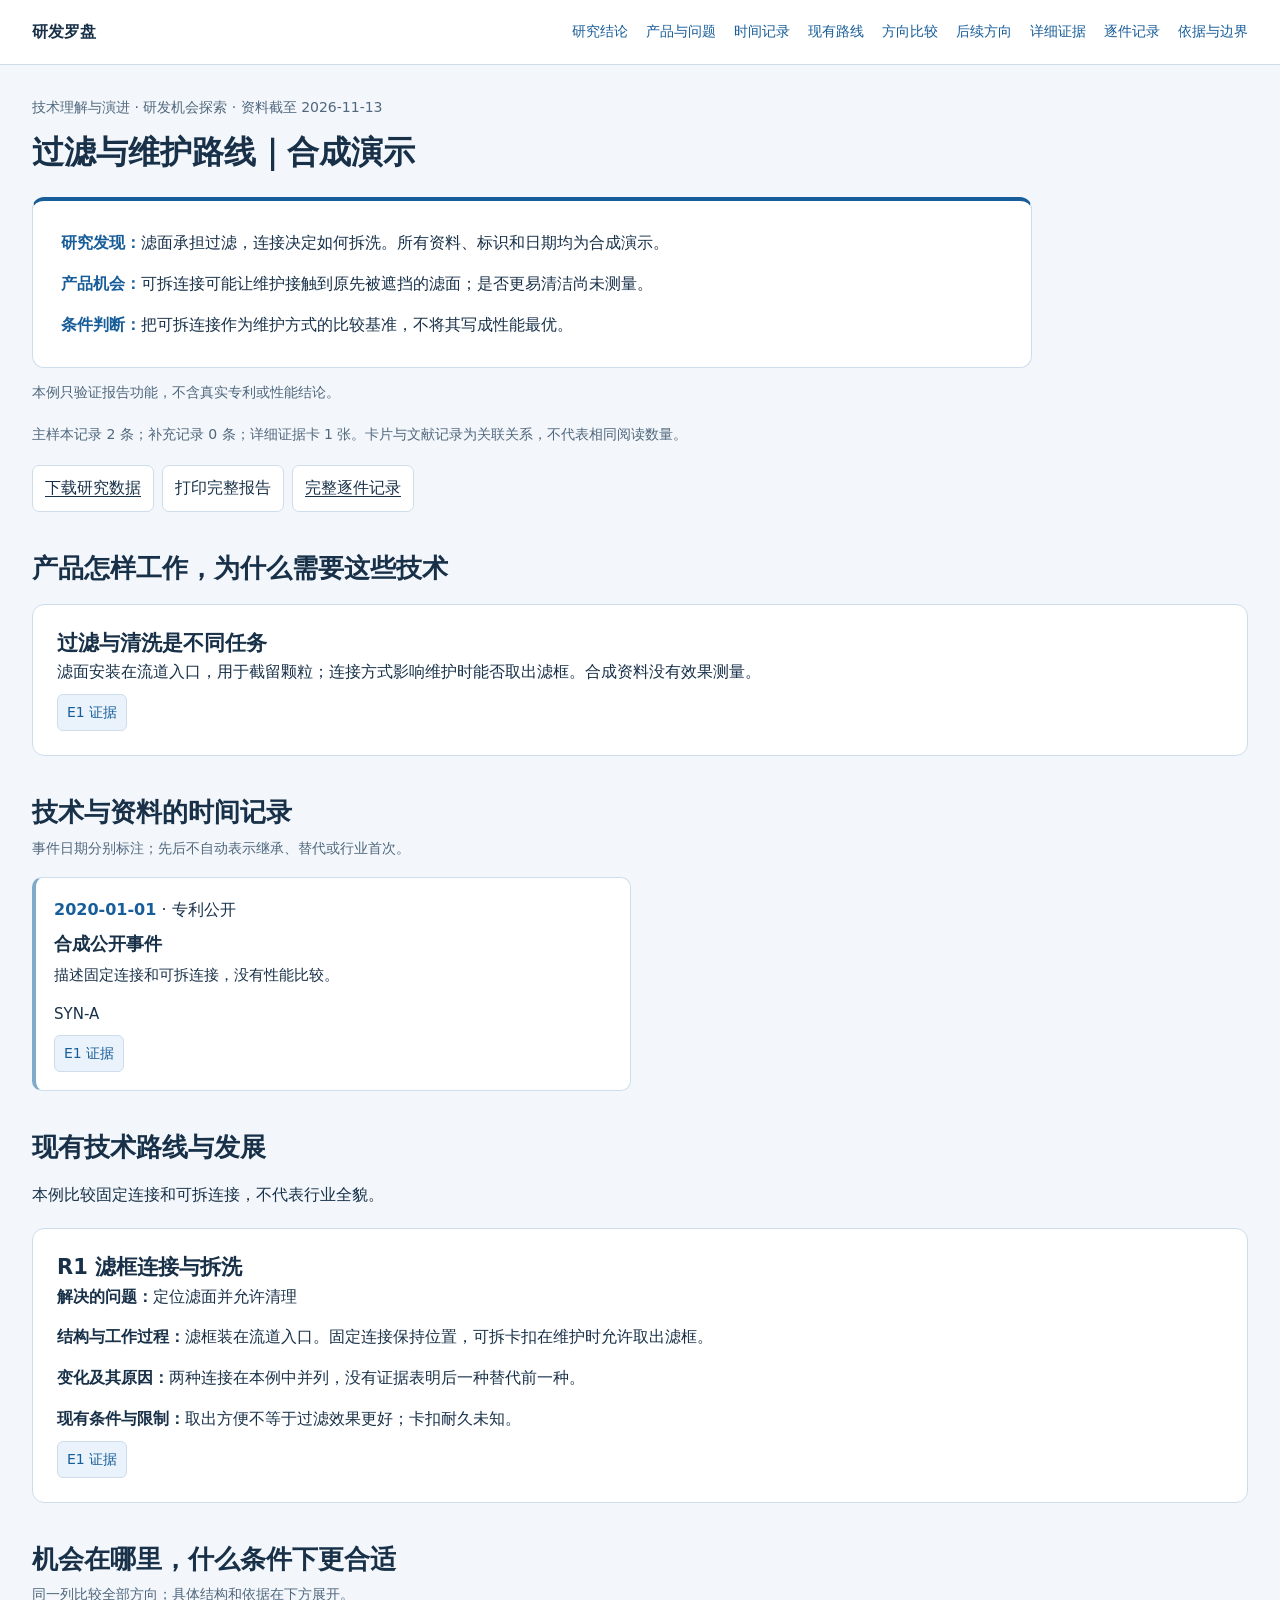
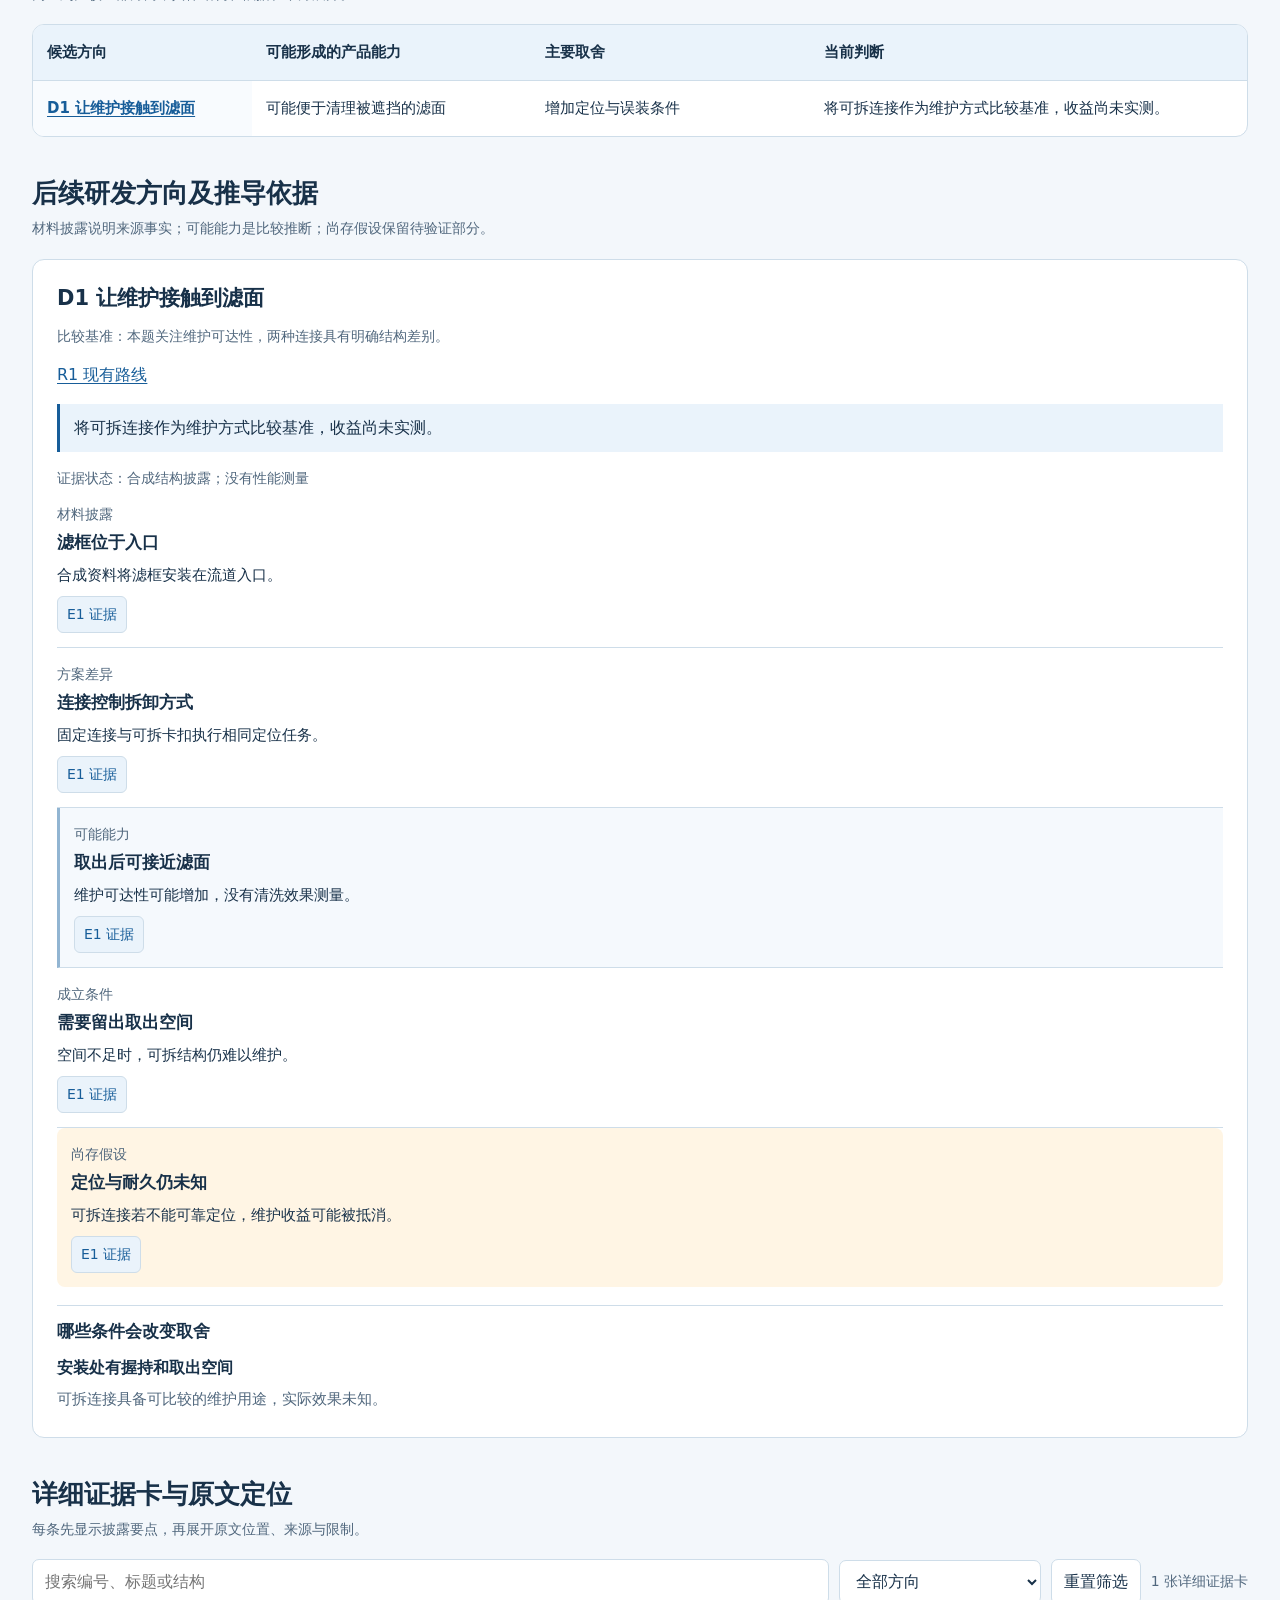
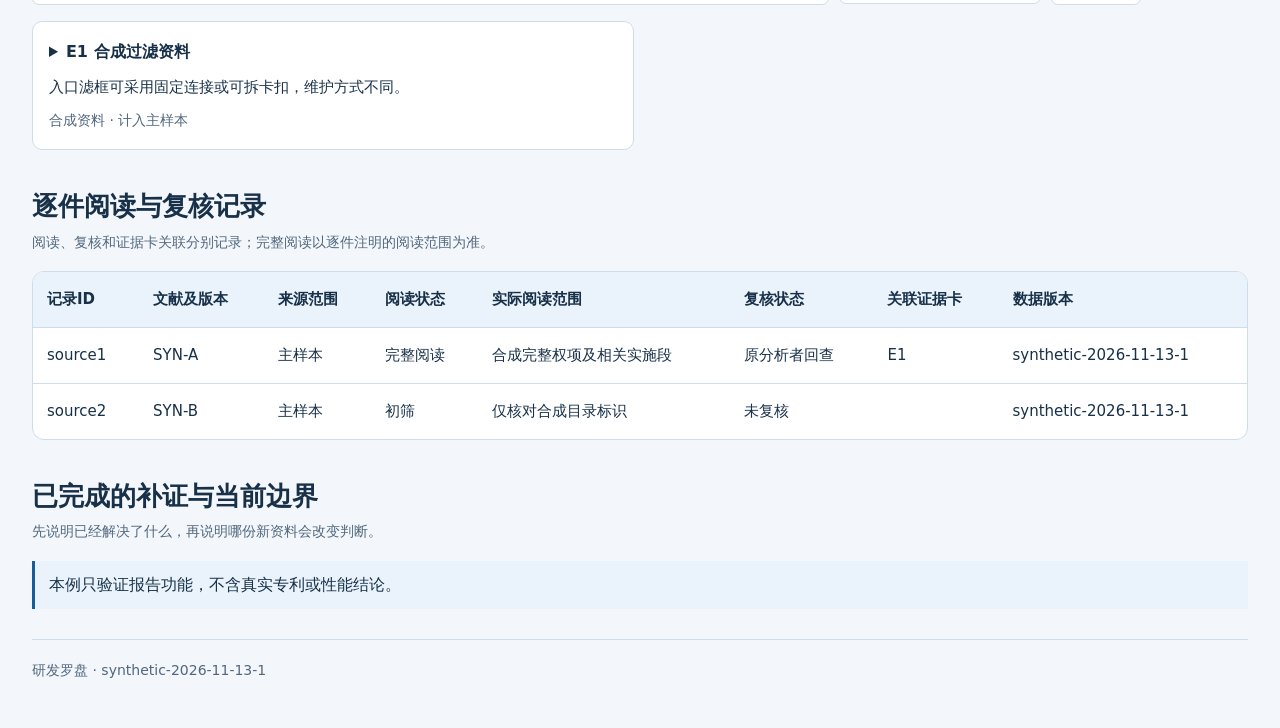
<file: docs/index.html>
<!doctype html>
<html lang="zh-CN"><head><meta charset="utf-8"><meta name="viewport" content="width=device-width,initial-scale=1"><title>过滤与维护路线｜合成演示</title><style>
:root{color-scheme:light;--paper:#fff;--wash:#f3f7fb;--ink:#183149;--muted:#50677d;--accent:#175d99;--line:#cedde9;--tint:#eaf3fb;--hypothesis:#fff5e4;--body:16px;--small:14px;--radius:12px;--space:24px;--motion:140ms}
*{box-sizing:border-box}p,li,td,dd{overflow-wrap:anywhere}.period,.route-grid>*{min-width:0}.figure-scroll{overflow-x:auto}.figure-hint{display:none}.figure-scroll img{min-width:600px}.figure-scroll:focus-visible{outline-offset:-3px}html{scroll-padding-top:94px;scroll-behavior:smooth}body{margin:0;background:var(--wash);color:var(--ink);font:var(--body)/1.8 "Microsoft YaHei UI","PingFang SC",system-ui,sans-serif}a{color:var(--accent);text-underline-offset:3px}button,input,select{font:inherit}button,summary{cursor:pointer}button,a,input,select{touch-action:manipulation}:focus-visible{outline:3px solid #3188cc;outline-offset:3px}[hidden]{display:none!important}h1,h2,h3,h4,p{margin:0}h1,h2,h3,h4{line-height:1.4}h1{font-size:32px;text-wrap:balance}h2{font-size:26px}h3{font-size:21px}h4{font-size:17px}p+p{margin-top:12px}.wrap{max-width:1240px;width:calc(100% - 64px);margin:auto}.top{position:sticky;top:0;z-index:10;background:var(--paper);border-bottom:1px solid var(--line)}.top .wrap{display:flex;gap:20px;align-items:center;justify-content:space-between;min-height:64px}.brand{font-weight:800;white-space:nowrap}.top nav{display:flex;gap:18px;flex-wrap:wrap}.top a{text-decoration:none;font-size:var(--small)}main{padding:30px 0 45px}.meta{color:var(--muted);font-size:var(--small);margin-bottom:10px}.executive{max-width:1000px;background:var(--paper);border:1px solid var(--line);border-top:4px solid var(--accent);border-radius:var(--radius);padding:28px;margin:22px 0 12px}.executive p{max-width:90ch}.executive strong{color:var(--accent)}.boundary,.key{font-size:var(--small);color:var(--muted);max-width:95ch}.key{margin-top:10px}.scope{display:flex;flex-wrap:wrap;gap:8px 20px;margin:16px 0;font-size:var(--small);color:var(--muted)}.scope span{border-left:2px solid var(--line);padding-left:10px}.toolbar{display:flex;gap:8px;flex-wrap:wrap;margin:18px 0}.btn,select,input{padding:8px 12px;border:1px solid var(--line);border-radius:7px;background:var(--paper);color:var(--ink);min-height:44px}.btn:hover{background:var(--tint);transition:background var(--motion)}section{margin-top:38px}.section-head{margin-bottom:16px}.section-head p{color:var(--muted);font-size:var(--small);margin-top:5px}.table-wrap{overflow:auto;background:var(--paper);border:1px solid var(--line);border-radius:var(--radius)}table{border-collapse:collapse;width:100%;table-layout:fixed;font-size:15px}th,td{text-align:left;padding:14px;vertical-align:top;border-bottom:1px solid var(--line);overflow-wrap:anywhere}thead th{background:var(--tint)}tbody tr:last-child>*{border-bottom:0}tbody th{width:18%;background:#f8fbfe}.comparison th:first-child{width:18%}.comparison [data-column="0"],.comparison [data-column="1"]{width:23%}.comparison [data-column="2"]{width:36%}.compare-control{display:none}.route{background:var(--paper);border:1px solid var(--line);border-radius:var(--radius);padding:24px;margin-top:18px;scroll-margin-top:92px}.judgment{border-left:3px solid var(--accent);padding:10px 14px;background:var(--tint);margin:14px 0}.states{display:flex;gap:10px 24px;flex-wrap:wrap;font-size:var(--small);color:var(--muted);margin:10px 0}.route-grid{display:grid;grid-template-columns:minmax(600px,1.1fr) minmax(0,1fr);gap:24px;align-items:start}.route-grid{row-gap:0}.route-grid>.steps{display:contents}.route-grid>figure{grid-column:1;grid-row:1 / span 2}.route-grid>.steps>li{grid-column:1 / -1}.route-grid>.steps>li:nth-child(1){grid-column:2;grid-row:1}.route-grid>.steps>li:nth-child(2){grid-column:2;grid-row:2}.steps li:nth-child(n+3) p{max-width:100ch}.route-grid.no-figure{grid-template-columns:1fr}.route-grid.no-figure>.steps>li{grid-column:1;grid-row:auto}.route figure{margin:0;border:1px solid var(--line);border-radius:10px;overflow:hidden}.route figure img{display:block;width:100%;height:auto;background:var(--wash)}figcaption{padding:12px;font-size:var(--small);color:var(--muted)}.steps{list-style:none;margin:0;padding:0}.steps li{padding:14px 0;border-bottom:1px solid var(--line)}.steps li:first-child{padding-top:0}.steps li:last-child{border:0}.step-role{font-size:var(--small);color:var(--muted);display:block;margin-bottom:4px}.steps p{font-size:15px;margin-top:7px}.steps li:nth-child(3){background:#f5f9fd;padding:14px;border-left:3px solid #92b5d2}.steps li:nth-child(5){background:var(--hypothesis);padding:14px;border-radius:8px}.e-link{display:inline-block;border:1px solid var(--line);border-radius:6px;background:var(--tint);padding:5px 9px;margin:7px 5px 0 0;font-size:var(--small);text-decoration:none;min-height:36px}.conditions{margin-top:18px;border-top:1px solid var(--line);padding-top:14px}.conditions h4{margin-bottom:8px}.conditions dl{margin:0}.conditions dt{font-weight:750;margin-top:10px}.conditions dd{margin:3px 0 0;color:var(--muted);font-size:15px}.timeline{list-style:none;display:grid;grid-template-columns:1fr 1fr;gap:18px;margin:0;padding:0}.timeline li{background:var(--paper);border:1px solid var(--line);border-left:4px solid #80aaca;border-radius:10px;padding:18px}.timeline time{font-variant-numeric:tabular-nums;color:var(--accent);font-weight:750}.timeline h3{font-size:18px;margin:6px 0}.timeline p{font-size:15px}.periods{display:grid;grid-template-columns:repeat(3,1fr);gap:14px;margin:18px 0}.period{background:var(--paper);border:1px solid var(--line);border-radius:10px;padding:18px}.period h3{font-size:18px;margin:6px 0}.period p{font-size:var(--small)}.filter{display:flex;gap:10px;align-items:center;flex-wrap:wrap;margin:16px 0}.filter input{flex:1;min-width:180px}.filter output{font-size:var(--small);color:var(--muted)}.evidence-list{display:grid;grid-template-columns:1fr 1fr;gap:12px}.evidence-item{border:1px solid var(--line);border-radius:10px;background:var(--paper);overflow:hidden;scroll-margin-top:94px}.evidence-item summary{padding:16px;list-style-position:inside}.evidence-item summary strong{font-size:16px}.e-summary{display:block;font-size:15px;font-weight:400;margin:7px 0}.e-meta{display:block;font-size:var(--small);color:var(--muted)}.e-detail{padding:0 18px 18px;font-size:15px}.e-detail p{margin-top:9px}.e-detail strong{color:var(--accent)}.empty{padding:22px;border:1px dashed var(--line);border-radius:10px;color:var(--muted);background:var(--paper)}.worklog{margin:0;padding-left:24px}.worklog li{padding:12px 0}.worklog p{font-size:15px}.appendix{background:var(--paper);border:1px solid var(--line);border-radius:10px;margin-top:18px}.appendix summary{padding:14px 18px;font-weight:750}.appendix-body{padding:0 18px 18px;font-size:var(--small)}.appendix-body p{white-space:pre-wrap;margin-top:10px}footer{border-top:1px solid var(--line);padding-top:18px;margin-top:30px;color:var(--muted);font-size:var(--small)}
@media(max-width:1100px){.wrap{width:calc(100% - 40px)}.top .wrap{gap:12px}.top nav{gap:12px}.route-grid{grid-template-columns:1fr}.route-grid>figure,.route-grid>.steps>li:nth-child(n){grid-column:1;grid-row:auto}.route figure{max-width:700px}}
@media(max-width:800px){.route-grid{grid-template-columns:1fr}.route figure{max-width:600px}.periods{grid-template-columns:1fr}.compare-control{display:flex;gap:10px;align-items:center;margin-bottom:10px}.comparison:not([data-field="0"]) [data-column="0"],.comparison:not([data-field="1"]) [data-column="1"],.comparison:not([data-field="2"]) [data-column="2"]{display:none}.comparison th:first-child{width:34%}.comparison [data-column]{width:66%}}
@media(max-width:620px){.figure-hint{display:block;margin-bottom:5px;font-weight:700}.wrap{width:calc(100% - 28px)}.top .wrap{align-items:flex-start;flex-direction:column;padding:10px 0;gap:5px}.top nav{gap:4px 13px}.top a{font-size:13px}main{padding-top:22px}h1{font-size:27px}h2{font-size:23px}.executive{padding:18px;margin-top:16px}.route{padding:17px}.timeline,.evidence-list{grid-template-columns:1fr}.states{display:block}.states span{display:block}.comparison th,.comparison td{padding:11px;font-size:14px}.comparison th:first-child{width:32%}.table-wrap.generic table,.table-wrap.generic tbody,.table-wrap.generic tr,.table-wrap.generic td{display:block;width:100%}.table-wrap.generic thead{display:none}.table-wrap.generic td{border:0;padding:6px 12px}.table-wrap.generic tr{padding:10px 0;border-bottom:1px solid var(--line)}.table-wrap.generic td::before{content:attr(data-label) '：';font-weight:750}.route-grid{gap:16px}section{margin-top:30px}}
@media(prefers-reduced-motion:reduce){html{scroll-behavior:auto}*{transition:none!important}}
@media print{.top,.toolbar,.filter,.compare-control{display:none!important}body{background:white;font-size:11pt}.wrap{width:100%;max-width:none}main{padding:0}.executive,.route{break-inside:auto}.comparison [data-column]{display:table-cell!important}.comparison th:first-child{width:18%}.evidence-list,.timeline,.periods{display:block}.evidence-item,.timeline li,.period{break-inside:avoid;margin-bottom:12px}.evidence-item .e-detail{display:block}.table-wrap{overflow:visible}.route-grid{display:block}.route-grid>.steps{display:block}.route figure{max-width:600px;margin:10px 0}.figure-scroll{overflow:visible}.figure-scroll img{min-width:0}.empty{display:none}.steps li{break-inside:avoid}a{color:var(--ink)}}
/* Keep expanded research navigation usable without covering section headings. */
.top nav{min-width:0}.top .wrap{min-width:0}
@media(max-width:950px){.top .wrap{align-items:stretch;flex-direction:column;gap:5px;padding-top:8px;padding-bottom:8px}.top nav{flex-wrap:nowrap;overflow-x:auto;max-width:100%;padding-bottom:5px}.top nav a{white-space:nowrap;flex:none}html{scroll-padding-top:118px}.route,.evidence-item{scroll-margin-top:118px}}
#catalog table{table-layout:auto;min-width:720px}#catalog td{max-width:260px}
@media(max-width:620px){#catalog table{min-width:0}#catalog td{max-width:none}}
</style></head><body><div id="content"><header class="top"><div class="wrap"><span class="brand">研发罗盘</span><nav aria-label="报告目录"><a href="#summary">研究结论</a><a href="#background">产品与问题</a><a href="#timeline">时间记录</a><a href="#existing">现有路线</a><a href="#compare">方向比较</a><a href="#routes">后续方向</a><a href="#evidence">详细证据</a><a href="#catalog">逐件记录</a><a href="#next">依据与边界</a></nav></div></header><main class="wrap"><div id="summary"><p class="meta">技术理解与演进 · 研发机会探索 · 资料截至 2026-11-13</p><h1>过滤与维护路线｜合成演示</h1><div class="executive"><p><strong>研究发现：</strong>滤面承担过滤，连接决定如何拆洗。所有资料、标识和日期均为合成演示。</p><p><strong>产品机会：</strong>可拆连接可能让维护接触到原先被遮挡的滤面；是否更易清洁尚未测量。</p><p><strong>条件判断：</strong>把可拆连接作为维护方式的比较基准，不将其写成性能最优。</p></div><p class="boundary">本例只验证报告功能，不含真实专利或性能结论。</p><p class="scope">主样本记录 2 条；补充记录 0 条；详细证据卡 1 张。卡片与文献记录为关联关系，不代表相同阅读数量。</p><div class="toolbar"><a class="btn" id="data-download" download="research-data.json">下载研究数据</a><button class="btn" id="print">打印完整报告</button><a class="btn" href="#catalog">完整逐件记录</a></div></div><section id="background"><div class="section-head"><h2>产品怎样工作，为什么需要这些技术</h2><p></p></div><article class="route"><h3>过滤与清洗是不同任务</h3><p>滤面安装在流道入口，用于截留颗粒；连接方式影响维护时能否取出滤框。合成资料没有效果测量。</p><a class="e-link" href="#e-E1">E1 证据</a></article></section><section id="timeline"><div class="section-head"><h2>技术与资料的时间记录</h2><p>事件日期分别标注；先后不自动表示继承、替代或行业首次。</p></div><ol class="timeline"><li><time>2020-01-01</time> · 专利公开<h3>合成公开事件</h3><p>描述固定连接和可拆连接，没有性能比较。</p><p>SYN-A</p><a class="e-link" href="#e-E1">E1 证据</a></li></ol></section><section id="existing"><div class="section-head"><h2>现有技术路线与发展</h2><p></p></div><p>本例比较固定连接和可拆连接，不代表行业全貌。</p><article class="route" id="route-R1"><h3>R1 滤框连接与拆洗</h3><p><strong>解决的问题：</strong>定位滤面并允许清理</p><p><strong>结构与工作过程：</strong>滤框装在流道入口。固定连接保持位置，可拆卡扣在维护时允许取出滤框。</p><p><strong>变化及其原因：</strong>两种连接在本例中并列，没有证据表明后一种替代前一种。</p><p><strong>现有条件与限制：</strong>取出方便不等于过滤效果更好；卡扣耐久未知。</p><a class="e-link" href="#e-E1">E1 证据</a></article></section><section id="compare"><div class="section-head"><h2>机会在哪里，什么条件下更合适</h2><p>同一列比较全部方向；具体结构和依据在下方展开。</p></div><label class="compare-control">比较项<select id="compare-field"><option value="0" >可能形成的产品能力</option><option value="1" >主要取舍</option><option value="2" selected>当前判断</option></select></label><div class="table-wrap"><table class="comparison" data-field="2"><thead><tr><th>候选方向</th><th data-column="0">可能形成的产品能力</th><th data-column="1">主要取舍</th><th data-column="2">当前判断</th></tr></thead><tbody><tr><th scope="row"><a href="#r-D1">D1 让维护接触到滤面</a></th><td data-column="0">可能便于清理被遮挡的滤面</td><td data-column="1">增加定位与误装条件</td><td data-column="2">将可拆连接作为维护方式比较基准，收益尚未实测。</td></tr></tbody></table></div></section><section id="routes"><div class="section-head"><h2>后续研发方向及推导依据</h2><p>材料披露说明来源事实；可能能力是比较推断；尚存假设保留待验证部分。</p></div><article class="route" id="r-D1"><h3>D1 让维护接触到滤面</h3><p class="key">比较基准：本题关注维护可达性，两种连接具有明确结构差别。</p><p><a href="#route-R1">R1 现有路线</a></p><p class="judgment">将可拆连接作为维护方式比较基准，收益尚未实测。</p><div class="states"><span>证据状态：合成结构披露；没有性能测量</span></div><div class="route-grid no-figure"><ol class="steps"><li><span class="step-role">材料披露</span><h4>滤框位于入口</h4><p>合成资料将滤框安装在流道入口。</p><a class="e-link" href="#e-E1">E1 证据</a></li><li><span class="step-role">方案差异</span><h4>连接控制拆卸方式</h4><p>固定连接与可拆卡扣执行相同定位任务。</p><a class="e-link" href="#e-E1">E1 证据</a></li><li><span class="step-role">可能能力</span><h4>取出后可接近滤面</h4><p>维护可达性可能增加，没有清洗效果测量。</p><a class="e-link" href="#e-E1">E1 证据</a></li><li><span class="step-role">成立条件</span><h4>需要留出取出空间</h4><p>空间不足时，可拆结构仍难以维护。</p><a class="e-link" href="#e-E1">E1 证据</a></li><li><span class="step-role">尚存假设</span><h4>定位与耐久仍未知</h4><p>可拆连接若不能可靠定位，维护收益可能被抵消。</p><a class="e-link" href="#e-E1">E1 证据</a></li></ol></div><div class="conditions"><h4>哪些条件会改变取舍</h4><dl><dt>安装处有握持和取出空间</dt><dd>可拆连接具备可比较的维护用途，实际效果未知。</dd></dl></div></article></section><section id="evidence"><div class="section-head"><h2>详细证据卡与原文定位</h2><p>每条先显示披露要点，再展开原文位置、来源与限制。</p></div><div class="filter"><input id="e-search" type="search" aria-label="搜索证据" placeholder="搜索编号、标题或结构"><select id="e-filter" aria-label="按方向筛选"><option value="">全部方向</option><option value="D1">D1 让维护接触到滤面</option></select><button class="btn" id="e-reset">重置筛选</button><output id="e-count" aria-live="polite">1 张详细证据卡</output></div><div class="evidence-list"><details class="evidence-item" id="e-E1" data-routes="D1"><summary><strong>E1 合成过滤资料</strong><span class="e-summary">入口滤框可采用固定连接或可拆卡扣，维护方式不同。</span><span class="e-meta">合成资料 · 计入主样本</span></summary><div class="e-detail"><p></p><p><a href="https://example.org/synthetic" rel="noopener">SYN-A</a></p><p><strong>原文位置：</strong>合成第1页</p><p><strong>SYN-A：</strong>可拆连接允许取出滤框 · 清洗说明，合成第1节</p><p><strong>SYN-A：</strong>卡扣须正确定位 · 装配排障，合成第2节</p><p>滤框位于流道入口；合成资料分别描述固定连接与维护时可解开的卡扣。</p><p><strong>判断边界：</strong>尚无实测</p></div></details></div><p class="empty" id="e-empty" hidden>没有匹配的证据，可更换关键词或重置筛选。</p></section><section id="catalog"><div class="section-head"><h2>逐件阅读与复核记录</h2><p>阅读、复核和证据卡关联分别记录；完整阅读以逐件注明的阅读范围为准。</p></div><div class="table-wrap generic"><table><thead><tr><th>记录ID</th><th>文献及版本</th><th>来源范围</th><th>阅读状态</th><th>实际阅读范围</th><th>复核状态</th><th>关联证据卡</th><th>数据版本</th></tr></thead><tbody><tr><td data-label="记录ID">source1</td><td data-label="文献及版本">SYN-A</td><td data-label="来源范围">主样本</td><td data-label="阅读状态">完整阅读</td><td data-label="实际阅读范围">合成完整权项及相关实施段</td><td data-label="复核状态">原分析者回查</td><td data-label="关联证据卡">E1</td><td data-label="数据版本">synthetic-2026-11-13-1</td></tr><tr><td data-label="记录ID">source2</td><td data-label="文献及版本">SYN-B</td><td data-label="来源范围">主样本</td><td data-label="阅读状态">初筛</td><td data-label="实际阅读范围">仅核对合成目录标识</td><td data-label="复核状态">未复核</td><td data-label="关联证据卡"></td><td data-label="数据版本">synthetic-2026-11-13-1</td></tr></tbody></table></div></section><section id="next"><div class="section-head"><h2>已完成的补证与当前边界</h2><p>先说明已经解决了什么，再说明哪份新资料会改变判断。</p></div><ol class="worklog"></ol><p class="judgment">本例只验证报告功能，不含真实专利或性能结论。</p></section><footer>研发罗盘 · synthetic-2026-11-13-1<span hidden data-fingerprint="4ee210c35f61ff02a262ff99bf84504de472d50ae2728fb0b7c3c4e115c9f31b"></span></footer></main></div>
<noscript><style>.comparison [data-column]{display:table-cell!important}.comparison{min-width:740px}.compare-control,.filter,.toolbar{display:none!important}/* Keep expanded research navigation usable without covering section headings. */
.top nav{min-width:0}.top .wrap{min-width:0}
@media(max-width:950px){.top .wrap{align-items:stretch;flex-direction:column;gap:5px;padding-top:8px;padding-bottom:8px}.top nav{flex-wrap:nowrap;overflow-x:auto;max-width:100%;padding-bottom:5px}.top nav a{white-space:nowrap;flex:none}html{scroll-padding-top:118px}.route,.evidence-item{scroll-margin-top:118px}}
#catalog table{table-layout:auto;min-width:720px}#catalog td{max-width:260px}
@media(max-width:620px){#catalog table{min-width:0}#catalog td{max-width:none}}
</style><p class="wrap">脚本未启用；正文、证据详情和来源仍可阅读，筛选暂不可用。</p></noscript>
<script id="report-data" type="application/json">{"background":[{"evidence":["E1"],"text":"滤面安装在流道入口，用于截留颗粒；连接方式影响维护时能否取出滤框。合成资料没有效果测量。","title":"过滤与清洗是不同任务"}],"boundary":"本例只验证报告功能，不含真实专利或性能结论。","current_landscape":"本例比较固定连接和可拆连接，不代表行业全貌。","cutoff":"2026-11-13","data_version":"synthetic-2026-11-13-1","directions":[{"benefit":"可能便于清理被遮挡的滤面","conditions":[{"if":"安装处有握持和取出空间","then":"可拆连接具备可比较的维护用途，实际效果未知。"}],"decision_state":"探索","evidence_state":"合成结构披露；没有性能测量","id":"D1","judgment":"将可拆连接作为维护方式比较基准，收益尚未实测。","judgment_kind":"comparison_baseline","name":"让维护接触到滤面","rationale":"本题关注维护可达性，两种连接具有明确结构差别。","reasoning":[{"evidence":["E1"],"text":"合成资料将滤框安装在流道入口。","title":"滤框位于入口"},{"evidence":["E1"],"text":"固定连接与可拆卡扣执行相同定位任务。","title":"连接控制拆卸方式"},{"evidence":["E1"],"text":"维护可达性可能增加，没有清洗效果测量。","title":"取出后可接近滤面"},{"evidence":["E1"],"text":"空间不足时，可拆结构仍难以维护。","title":"需要留出取出空间"},{"evidence":["E1"],"text":"可拆连接若不能可靠定位，维护收益可能被抵消。","title":"定位与耐久仍未知"}],"route_ids":["R1"],"tradeoff":"增加定位与误装条件"}],"evidence":[{"directions":["D1"],"disclosure":"滤框位于流道入口；合成资料分别描述固定连接与维护时可解开的卡扣。","documents":[{"locations":[{"locator":"清洗说明，合成第1节","statement":"可拆连接允许取出滤框"},{"locator":"装配排障，合成第2节","statement":"卡扣须正确定位"}],"number":"SYN-A","url":"https://example.org/synthetic"}],"id":"E1","in_sample":true,"limitation":"尚无实测","location":"合成第1页","record_ids":["source1"],"source_role":"合成资料","summary":"入口滤框可采用固定连接或可拆卡扣，维护方式不同。","title":"合成过滤资料"}],"finding":"滤面承担过滤，连接决定如何拆洗。所有资料、标识和日期均为合成演示。","judgment":"把可拆连接作为维护方式的比较基准，不将其写成性能最优。","modes":["technology","opportunity"],"opportunity":"可拆连接可能让维护接触到原先被遮挡的滤面；是否更易清洁尚未测量。","records":[{"application_id":"SYN-APP","document_id":"SYN-A","id":"source1","in_sample":true,"read_scope":"合成完整权项及相关实施段","reading":"complete","review":"self_checked"},{"application_id":"SYN-APP","document_id":"SYN-B","id":"source2","in_sample":true,"read_scope":"仅核对合成目录标识","reading":"screened","review":"not_reviewed"}],"routes":[{"development":"两种连接在本例中并列，没有证据表明后一种替代前一种。","evidence":["E1"],"id":"R1","limitations":"取出方便不等于过滤效果更好；卡扣耐久未知。","mechanism":"滤框装在流道入口。固定连接保持位置，可拆卡扣在维护时允许取出滤框。","name":"滤框连接与拆洗","task":"定位滤面并允许清理"}],"schema_version":2,"timeline":[{"change":"描述固定连接和可拆连接，没有性能比较。","date":"2020-01-01","date_type":"publication","document_id":"SYN-A","evidence":["E1"],"title":"合成公开事件"}],"title":"过滤与维护路线｜合成演示"}</script>
<script>
const data=JSON.parse(document.getElementById('report-data').textContent);
const field=document.getElementById('compare-field');field?.addEventListener('change',()=>document.querySelector('.comparison').dataset.field=field.value);
const search=document.getElementById('e-search'),filter=document.getElementById('e-filter');
const entries=[...document.querySelectorAll('.evidence-item')];
function filterEvidence(){const term=search.value.trim().toLowerCase();let count=0;entries.forEach(el=>{el.hidden=!(el.textContent.toLowerCase().includes(term)&&(!filter.value||el.dataset.routes.split(' ').includes(filter.value)));if(!el.hidden)count++});document.getElementById('e-count').textContent=count+(data.schema_version===2?' 张详细证据卡':' 个条目');document.getElementById('e-empty').hidden=count!==0}
search?.addEventListener('input',filterEvidence);filter?.addEventListener('change',filterEvidence);
document.getElementById('e-reset')?.addEventListener('click',()=>{search.value='';filter.value='';filterEvidence();search.focus()});
document.addEventListener('click',event=>{const link=event.target.closest('.e-link');if(!link)return;const el=document.getElementById(link.hash.slice(1));if(!el)return;search.value='';filter.value='';filterEvidence();el.open=true;requestAnimationFrame(()=>el.querySelector('summary').focus({preventScroll:true}))});
document.getElementById('print')?.addEventListener('click',()=>window.print());
let printState;window.addEventListener('beforeprint',()=>{if(printState)return;printState={details:[...document.querySelectorAll('details')].map(el=>[el,el.open]),entries:entries.map(el=>[el,el.hidden])};printState.details.forEach(([el])=>el.open=true);entries.forEach(el=>el.hidden=false)});
window.addEventListener('afterprint',()=>{if(!printState)return;printState.details.forEach(([el,open])=>el.open=open);printState.entries.forEach(([el,hidden])=>el.hidden=hidden);printState=null});
const download=document.getElementById('data-download');if(download)download.href='data:application/json;charset=utf-8,'+encodeURIComponent(JSON.stringify(data,null,2));
</script></body></html>
</file>
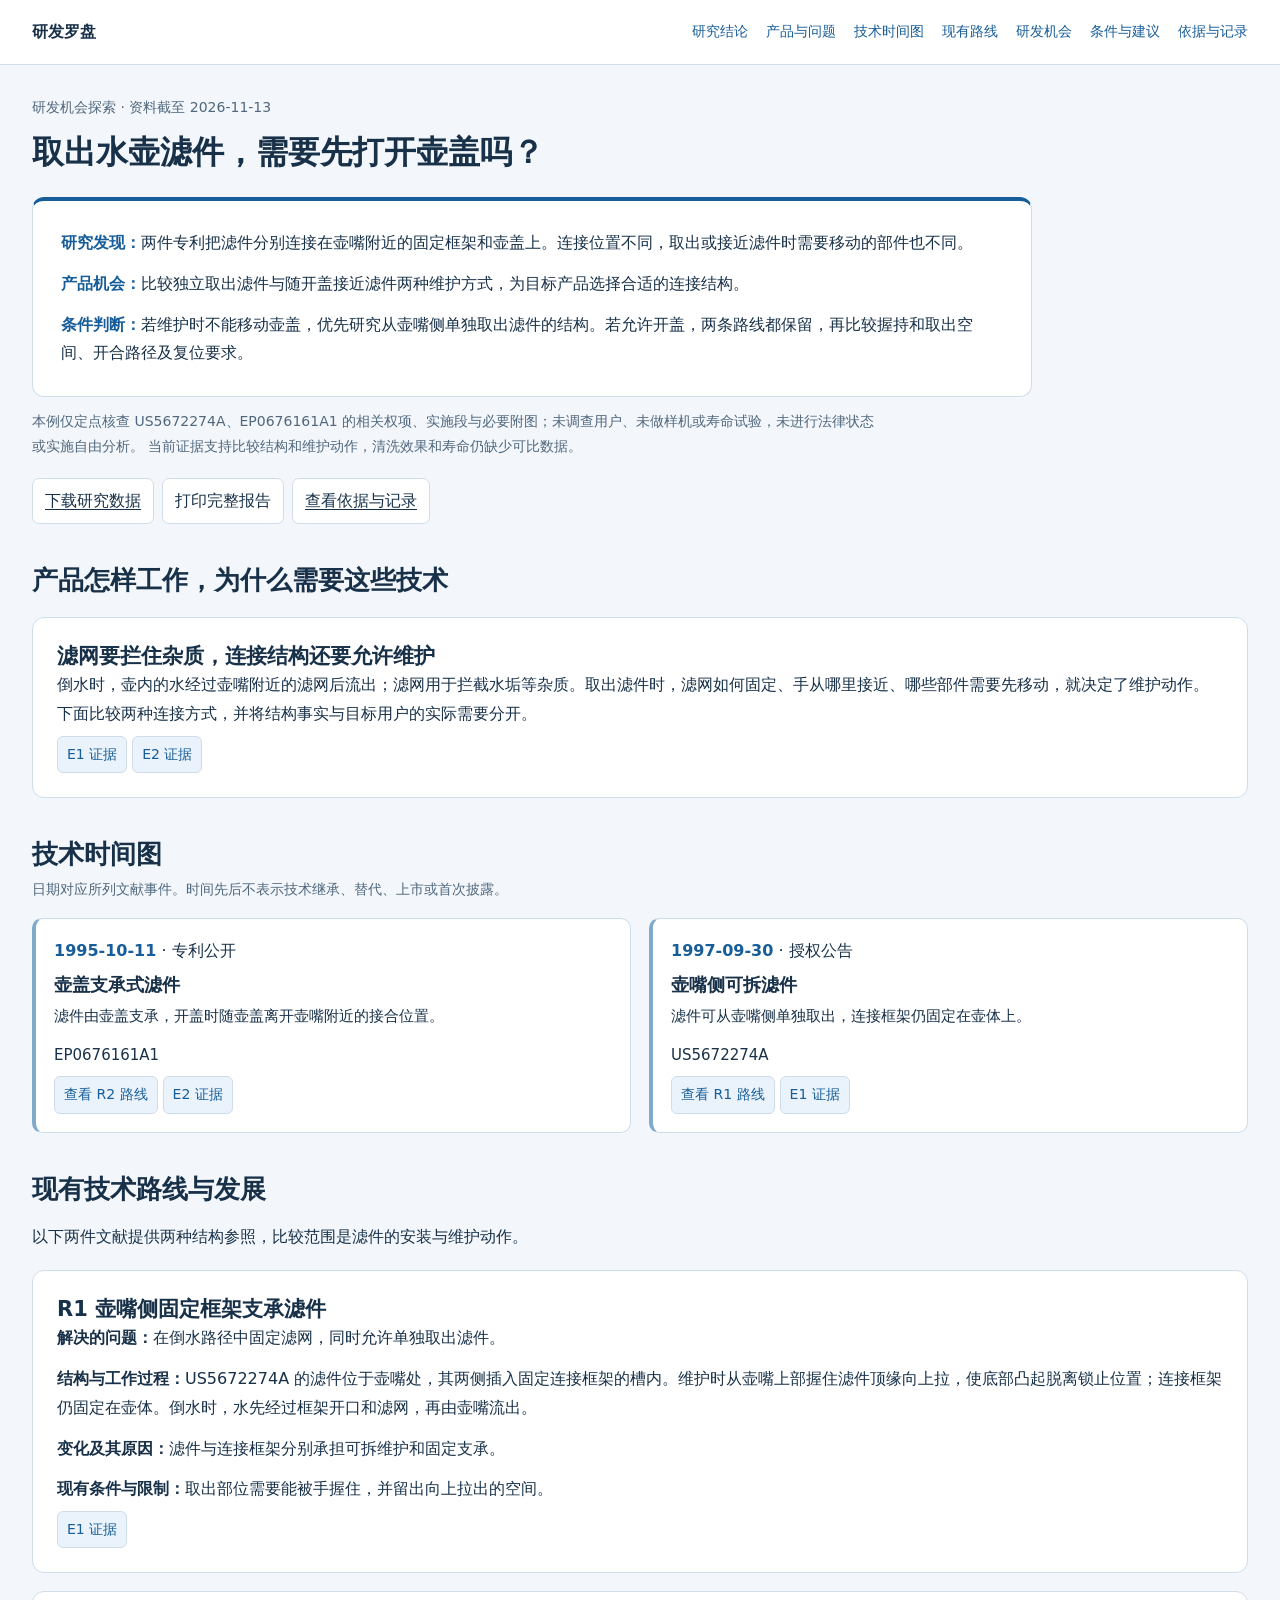
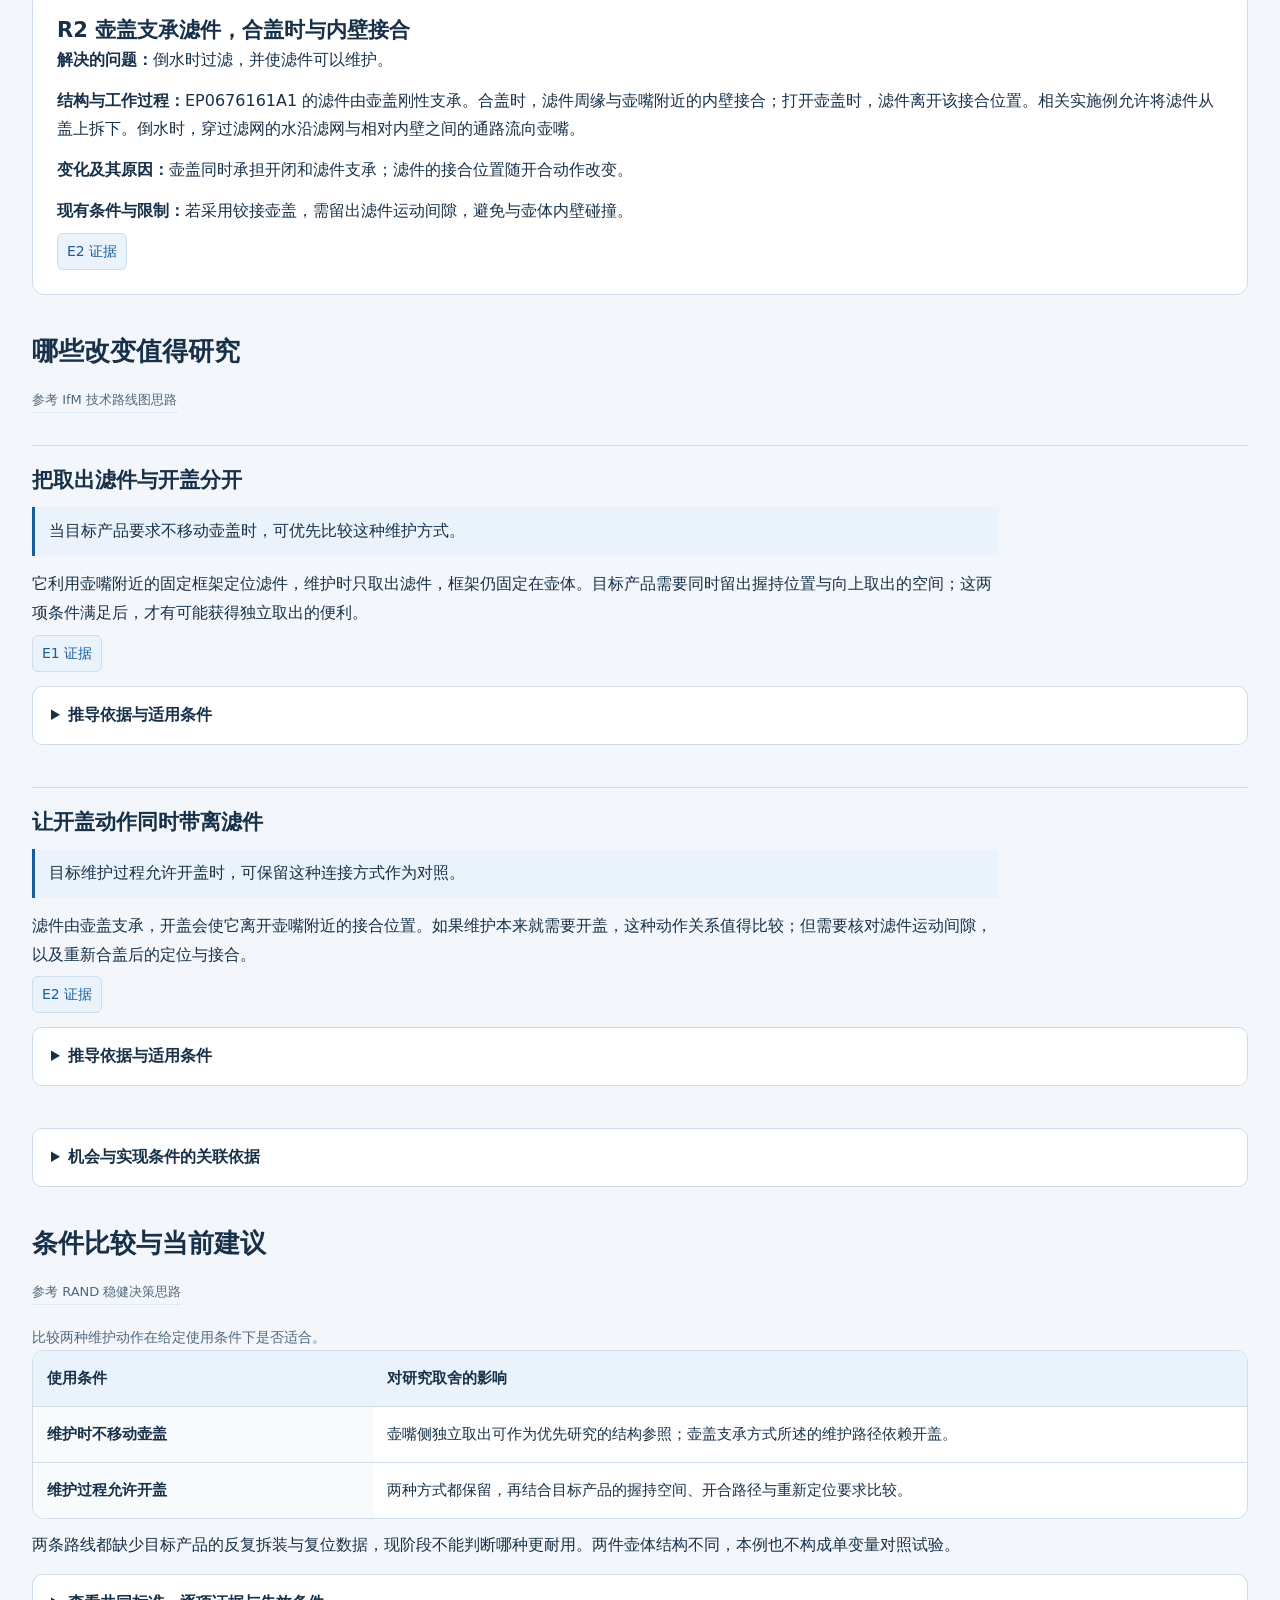
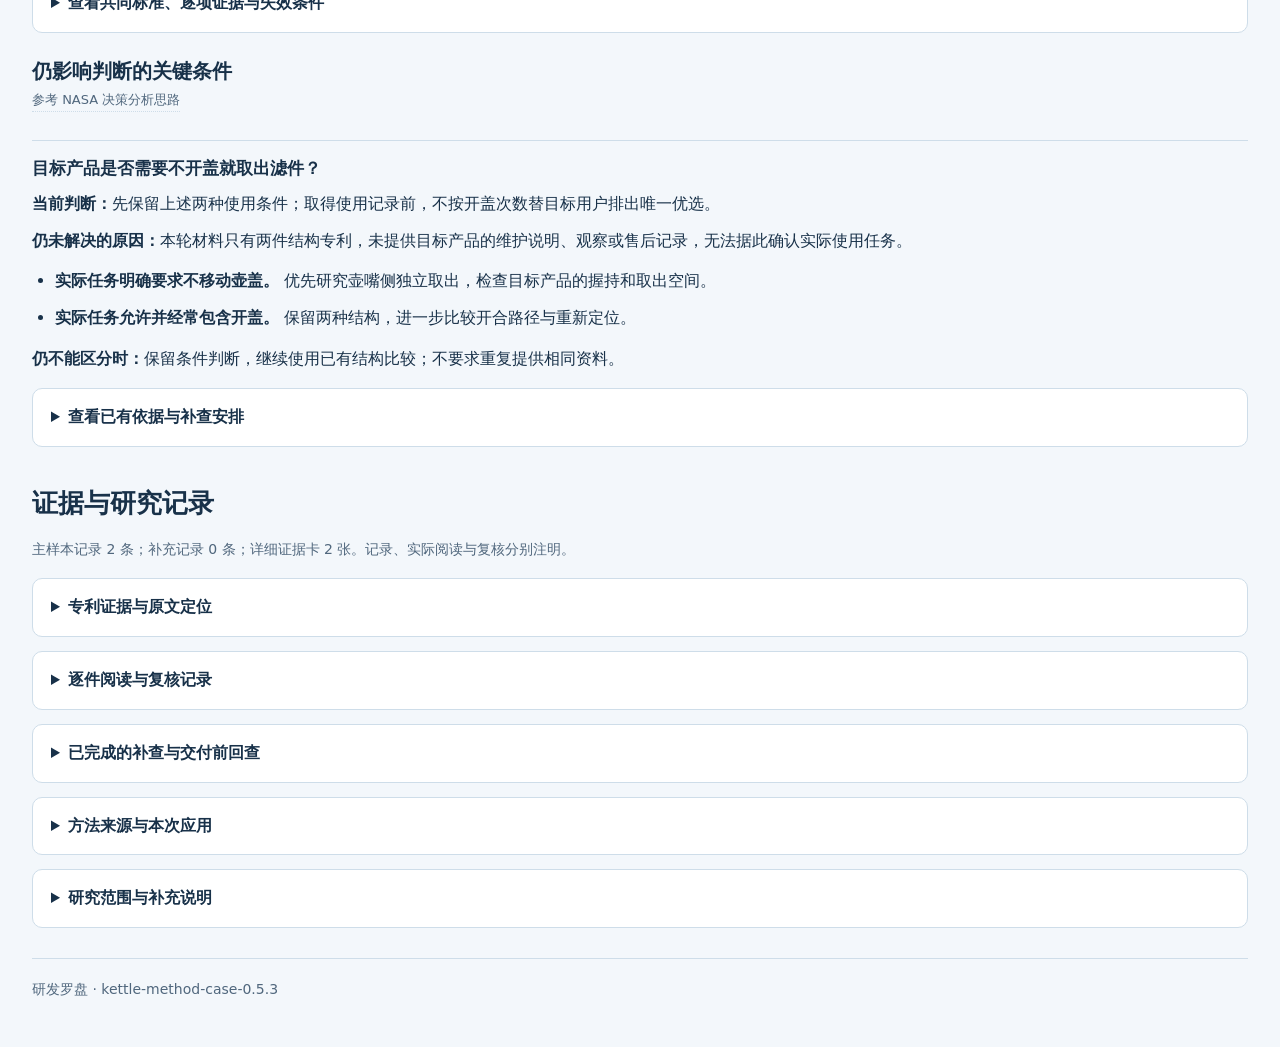
<file: docs/kettle/index.html>
<!doctype html>
<html lang="zh-CN"><head><meta charset="utf-8"><meta name="viewport" content="width=device-width,initial-scale=1"><title>取出水壶滤件，需要先打开壶盖吗？</title><style>
:root{color-scheme:light;--paper:#fff;--wash:#f3f7fb;--ink:#183149;--muted:#50677d;--accent:#175d99;--line:#cedde9;--tint:#eaf3fb;--hypothesis:#fff5e4;--body:16px;--small:14px;--radius:12px;--space:24px;--motion:140ms}
*{box-sizing:border-box}p,li,td,dd{overflow-wrap:anywhere}.period,.route-grid>*{min-width:0}.figure-scroll{overflow-x:auto}.figure-hint{display:none}.figure-scroll img{min-width:600px}.figure-scroll:focus-visible{outline-offset:-3px}html{scroll-padding-top:94px;scroll-behavior:smooth}body{margin:0;background:var(--wash);color:var(--ink);font:var(--body)/1.8 "Microsoft YaHei UI","PingFang SC",system-ui,sans-serif}a{color:var(--accent);text-underline-offset:3px}button,input,select{font:inherit}button,summary{cursor:pointer}button,a,input,select{touch-action:manipulation}:focus-visible{outline:3px solid #3188cc;outline-offset:3px}[hidden]{display:none!important}h1,h2,h3,h4,p{margin:0}h1,h2,h3,h4{line-height:1.4}h1{font-size:32px;text-wrap:balance}h2{font-size:26px}h3{font-size:21px}h4{font-size:17px}p+p{margin-top:12px}.wrap{max-width:1240px;width:calc(100% - 64px);margin:auto}.top{position:sticky;top:0;z-index:10;background:var(--paper);border-bottom:1px solid var(--line)}.top .wrap{display:flex;gap:20px;align-items:center;justify-content:space-between;min-height:64px}.brand{font-weight:800;white-space:nowrap}.top nav{display:flex;gap:18px;flex-wrap:wrap}.top a{text-decoration:none;font-size:var(--small)}main{padding:30px 0 45px}.meta{color:var(--muted);font-size:var(--small);margin-bottom:10px}.executive{max-width:1000px;background:var(--paper);border:1px solid var(--line);border-top:4px solid var(--accent);border-radius:var(--radius);padding:28px;margin:22px 0 12px}.executive p{max-width:90ch}.executive strong{color:var(--accent)}.boundary,.key{font-size:var(--small);color:var(--muted);max-width:95ch}.key{margin-top:10px}.scope{display:flex;flex-wrap:wrap;gap:8px 20px;margin:16px 0;font-size:var(--small);color:var(--muted)}.scope span{border-left:2px solid var(--line);padding-left:10px}.toolbar{display:flex;gap:8px;flex-wrap:wrap;margin:18px 0}.btn,select,input{padding:8px 12px;border:1px solid var(--line);border-radius:7px;background:var(--paper);color:var(--ink);min-height:44px}.btn:hover{background:var(--tint);transition:background var(--motion)}section{margin-top:38px}.section-head{margin-bottom:16px}.section-head p{color:var(--muted);font-size:var(--small);margin-top:5px}.table-wrap{overflow:auto;background:var(--paper);border:1px solid var(--line);border-radius:var(--radius)}table{border-collapse:collapse;width:100%;table-layout:fixed;font-size:15px}th,td{text-align:left;padding:14px;vertical-align:top;border-bottom:1px solid var(--line);overflow-wrap:anywhere}thead th{background:var(--tint)}tbody tr:last-child>*{border-bottom:0}tbody th{width:18%;background:#f8fbfe}.comparison th:first-child{width:18%}.comparison [data-column="0"],.comparison [data-column="1"]{width:23%}.comparison [data-column="2"]{width:36%}.compare-control{display:none}.route{background:var(--paper);border:1px solid var(--line);border-radius:var(--radius);padding:24px;margin-top:18px;scroll-margin-top:92px}.judgment{border-left:3px solid var(--accent);padding:10px 14px;background:var(--tint);margin:14px 0}.states{display:flex;gap:10px 24px;flex-wrap:wrap;font-size:var(--small);color:var(--muted);margin:10px 0}.route-grid{display:grid;grid-template-columns:minmax(600px,1.1fr) minmax(0,1fr);gap:24px;align-items:start}.route-grid{row-gap:0}.route-grid>.steps{display:contents}.route-grid>figure{grid-column:1;grid-row:1 / span 2}.route-grid>.steps>li{grid-column:1 / -1}.route-grid>.steps>li:nth-child(1){grid-column:2;grid-row:1}.route-grid>.steps>li:nth-child(2){grid-column:2;grid-row:2}.steps li:nth-child(n+3) p{max-width:100ch}.route-grid.no-figure{grid-template-columns:1fr}.route-grid.no-figure>.steps>li{grid-column:1;grid-row:auto}.route figure{margin:0;border:1px solid var(--line);border-radius:10px;overflow:hidden}.route figure img{display:block;width:100%;height:auto;background:var(--wash)}figcaption{padding:12px;font-size:var(--small);color:var(--muted)}.steps{list-style:none;margin:0;padding:0}.steps li{padding:14px 0;border-bottom:1px solid var(--line)}.steps li:first-child{padding-top:0}.steps li:last-child{border:0}.step-role{font-size:var(--small);color:var(--muted);display:block;margin-bottom:4px}.steps p{font-size:15px;margin-top:7px}.steps li:nth-child(3){background:#f5f9fd;padding:14px;border-left:3px solid #92b5d2}.steps li:nth-child(5){background:var(--hypothesis);padding:14px;border-radius:8px}.e-link,.route-link{display:inline-block;border:1px solid var(--line);border-radius:6px;background:var(--tint);padding:5px 9px;margin:7px 5px 0 0;font-size:var(--small);text-decoration:none;min-height:36px}.conditions{margin-top:18px;border-top:1px solid var(--line);padding-top:14px}.conditions h4{margin-bottom:8px}.conditions dl{margin:0}.conditions dt{font-weight:750;margin-top:10px}.conditions dd{margin:3px 0 0;color:var(--muted);font-size:15px}.timeline{list-style:none;display:grid;grid-template-columns:1fr 1fr;gap:18px;margin:0;padding:0}.timeline li{background:var(--paper);border:1px solid var(--line);border-left:4px solid #80aaca;border-radius:10px;padding:18px}.timeline time{font-variant-numeric:tabular-nums;color:var(--accent);font-weight:750}.timeline h3{font-size:18px;margin:6px 0}.timeline p{font-size:15px}.periods{display:grid;grid-template-columns:repeat(3,1fr);gap:14px;margin:18px 0}.period{background:var(--paper);border:1px solid var(--line);border-radius:10px;padding:18px}.period h3{font-size:18px;margin:6px 0}.period p{font-size:var(--small)}.filter{display:flex;gap:10px;align-items:center;flex-wrap:wrap;margin:16px 0}.filter input{flex:1;min-width:180px}.filter output{font-size:var(--small);color:var(--muted)}.evidence-list{display:grid;grid-template-columns:1fr 1fr;gap:12px}.evidence-item{border:1px solid var(--line);border-radius:10px;background:var(--paper);overflow:hidden;scroll-margin-top:94px}.evidence-item summary{padding:16px;list-style-position:inside}.evidence-item summary strong{font-size:16px}.e-summary{display:block;font-size:15px;font-weight:400;margin:7px 0}.e-meta{display:block;font-size:var(--small);color:var(--muted)}.e-detail{padding:0 18px 18px;font-size:15px}.e-detail p{margin-top:9px}.e-detail strong{color:var(--accent)}.empty{padding:22px;border:1px dashed var(--line);border-radius:10px;color:var(--muted);background:var(--paper)}.worklog{margin:0;padding-left:24px}.worklog li{padding:12px 0}.worklog p{font-size:15px}.appendix{background:var(--paper);border:1px solid var(--line);border-radius:10px;margin-top:18px}.appendix summary{padding:14px 18px;font-weight:750}.appendix-body{padding:0 18px 18px;font-size:var(--small)}.appendix-body p{white-space:pre-wrap;margin-top:10px}footer{border-top:1px solid var(--line);padding-top:18px;margin-top:30px;color:var(--muted);font-size:var(--small)}
@media(max-width:1100px){.wrap{width:calc(100% - 40px)}.top .wrap{gap:12px}.top nav{gap:12px}.route-grid{grid-template-columns:1fr}.route-grid>figure,.route-grid>.steps>li:nth-child(n){grid-column:1;grid-row:auto}.route figure{max-width:700px}}
@media(max-width:800px){.route-grid{grid-template-columns:1fr}.route figure{max-width:600px}.periods{grid-template-columns:1fr}.compare-control{display:flex;gap:10px;align-items:center;margin-bottom:10px}.comparison:not([data-field="0"]) [data-column="0"],.comparison:not([data-field="1"]) [data-column="1"],.comparison:not([data-field="2"]) [data-column="2"]{display:none}.comparison th:first-child{width:34%}.comparison [data-column]{width:66%}}
@media(max-width:620px){.figure-hint{display:block;margin-bottom:5px;font-weight:700}.wrap{width:calc(100% - 28px)}.top .wrap{align-items:flex-start;flex-direction:column;padding:10px 0;gap:5px}.top nav{gap:4px 13px}.top a{font-size:13px}main{padding-top:22px}h1{font-size:27px}h2{font-size:23px}.executive{padding:18px;margin-top:16px}.route{padding:17px}.timeline,.evidence-list{grid-template-columns:1fr}.states{display:block}.states span{display:block}.comparison th,.comparison td{padding:11px;font-size:14px}.comparison th:first-child{width:32%}.table-wrap.generic table,.table-wrap.generic tbody,.table-wrap.generic tr,.table-wrap.generic td{display:block;width:100%}.table-wrap.generic thead{display:none}.table-wrap.generic td{border:0;padding:6px 12px}.table-wrap.generic tr{padding:10px 0;border-bottom:1px solid var(--line)}.table-wrap.generic td::before{content:attr(data-label) '：';font-weight:750}.route-grid{gap:16px}section{margin-top:30px}}
@media(prefers-reduced-motion:reduce){html{scroll-behavior:auto}*{transition:none!important}}
@media print{.top,.toolbar,.filter,.compare-control{display:none!important}body{background:white;font-size:11pt}.wrap{width:100%;max-width:none}main{padding:0}.executive,.route{break-inside:auto}.comparison [data-column]{display:table-cell!important}.comparison th:first-child{width:18%}.evidence-list,.timeline,.periods{display:block}.evidence-item,.timeline li,.period{break-inside:avoid;margin-bottom:12px}.evidence-item .e-detail{display:block}.table-wrap{overflow:visible}.route-grid{display:block}.route-grid>.steps{display:block}.route figure{max-width:600px;margin:10px 0}.figure-scroll{overflow:visible}.figure-scroll img{min-width:0}.empty{display:none}.steps li{break-inside:avoid}a{color:var(--ink)}}
/* Keep expanded research navigation usable without covering section headings. */
.top nav{min-width:0}.top .wrap{min-width:0}
@media(max-width:950px){.top .wrap{align-items:stretch;flex-direction:column;gap:5px;padding-top:8px;padding-bottom:8px}.top nav{flex-wrap:nowrap;overflow-x:auto;max-width:100%;padding-bottom:5px}.top nav a{white-space:nowrap;flex:none}html{scroll-padding-top:118px}.route,.evidence-item{scroll-margin-top:118px}}
#catalog table{table-layout:auto;min-width:720px}#catalog td{max-width:260px}
@media(max-width:620px){#catalog table{min-width:0}#catalog td{max-width:none}}

.opportunity-path{display:grid;grid-template-columns:repeat(3,minmax(0,1fr));gap:12px;margin:16px 0}.opportunity-path>div{background:var(--tint);border:1px solid var(--line);border-radius:8px;padding:16px}.opportunity-path p{font-size:15px;margin-top:8px}.scenario-hint{display:none;font-size:14px;color:var(--muted);margin-top:8px}.scenario-control{display:flex;gap:12px;align-items:center;margin-top:18px;flex-wrap:wrap}.scenario-table table{table-layout:auto;min-width:680px}.scenario-table th,.scenario-table td{min-width:180px}.scenario-panel{scroll-margin-top:120px}.scenario-table p{font-size:15px}.appendix-body h4{margin-top:14px}.research-link{display:inline-block;padding:4px 0}
@media(max-width:800px){.scenario-hint{display:block}.opportunity-path{grid-template-columns:1fr}.scenario-table{max-width:100%}}
@media print{.scenario-control,.scenario-hint,#scenario-live{display:none!important}.scenario-panel[hidden]{display:block!important}.scenario-table table{min-width:0;width:100%}.scenario-table th,.scenario-table td{min-width:0}.opportunity-path{display:block}.opportunity-path>div{margin-bottom:8px}}

/* Keep the research argument in the reading flow; audit detail remains available. */
.direction-story{margin:22px 0;padding:20px 0;border-top:1px solid var(--line)}.direction-story h3{margin-bottom:12px}.direction-story>p{max-width:95ch}.direction-story .judgment{margin:10px 0 14px}.reasoning-paragraph{margin:16px 0}.reasoning-paragraph h4{margin:0 0 4px}.reasoning-paragraph p{margin-top:0}.story-conditions{margin:16px 0}.story-conditions dt{font-weight:700;margin-top:10px}.story-conditions dd{margin:3px 0 0}.story-figure{max-width:760px;margin:18px 0}.story-figure img{display:block;width:100%;height:auto}.method-badge{display:inline-block;font-size:13px;color:var(--muted);text-decoration:none;border-bottom:1px dotted var(--line);margin:0 0 10px}.research-detail{margin-top:14px}.research-detail>.appendix-body{font-size:15px}.research-entry{margin-top:18px;padding-top:16px;border-top:1px solid var(--line)}.research-entry:first-child{margin-top:0;border-top:0}.research-entry h4{font-size:17px;margin:0 0 9px}.research-entry p{margin-top:8px}.remaining-conditions{margin-top:24px}.remaining-conditions>h3{font-size:20px}.outcome-list{padding-left:23px;margin:12px 0}.outcome-list li+li{margin-top:8px}.shared-finding{margin-top:12px;max-width:95ch}.condition-overview th:first-child{width:28%}.condition-overview td{line-height:1.8}.draft-notice{padding:14px;border-left:3px solid #b47321;background:#fff4dc}.research-entry,.direction-story{scroll-margin-top:118px}#sources>.key{margin-bottom:16px}
@media(max-width:620px){.condition-overview th:first-child{width:34%}.condition-overview th,.condition-overview td{padding:12px;font-size:15px}.direction-story{padding:16px 0;margin:16px 0}.story-figure{margin:12px 0}.research-detail>.appendix-body{padding-left:14px;padding-right:14px}}
@media print{.research-detail{break-inside:auto}.research-detail>.appendix-body{display:block}.story-figure img{min-width:0}.method-badge{color:var(--ink)}}
</style></head><body><div id="content"><header class="top"><div class="wrap"><span class="brand">研发罗盘</span><nav aria-label="报告目录"><a href="#summary">研究结论</a><a href="#background">产品与问题</a><a href="#timeline">技术时间图</a><a href="#existing">现有路线</a><a href="#routes">研发机会</a><a href="#compare">条件与建议</a><a href="#sources">依据与记录</a></nav></div></header><main class="wrap"><div id="summary"><p class="meta">研发机会探索 · 资料截至 2026-11-13</p><h1>取出水壶滤件，需要先打开壶盖吗？</h1><div class="executive"><p><strong>研究发现：</strong>两件专利把滤件分别连接在壶嘴附近的固定框架和壶盖上。连接位置不同，取出或接近滤件时需要移动的部件也不同。</p><p><strong>产品机会：</strong>比较独立取出滤件与随开盖接近滤件两种维护方式，为目标产品选择合适的连接结构。</p><p><strong>条件判断：</strong>若维护时不能移动壶盖，优先研究从壶嘴侧单独取出滤件的结构。若允许开盖，两条路线都保留，再比较握持和取出空间、开合路径及复位要求。</p></div><p class="boundary">本例仅定点核查 US5672274A、EP0676161A1 的相关权项、实施段与必要附图；未调查用户、未做样机或寿命试验，未进行法律状态或实施自由分析。 当前证据支持比较结构和维护动作，清洗效果和寿命仍缺少可比数据。</p><div class="toolbar"><a class="btn" id="data-download" download="research-data.json">下载研究数据</a><button class="btn" id="print">打印完整报告</button><a class="btn" href="#sources">查看依据与记录</a></div></div><section id="background"><div class="section-head"><h2>产品怎样工作，为什么需要这些技术</h2><p></p></div><article class="route"><h3>滤网要拦住杂质，连接结构还要允许维护</h3><p>倒水时，壶内的水经过壶嘴附近的滤网后流出；滤网用于拦截水垢等杂质。取出滤件时，滤网如何固定、手从哪里接近、哪些部件需要先移动，就决定了维护动作。下面比较两种连接方式，并将结构事实与目标用户的实际需要分开。</p><a class="e-link" href="#e-E1">E1 证据</a><a class="e-link" href="#e-E2">E2 证据</a></article></section><section id="timeline"><div class="section-head"><h2>技术时间图</h2><p>日期对应所列文献事件。时间先后不表示技术继承、替代、上市或首次披露。</p></div><ol class="timeline"><li><time>1995-10-11</time> · 专利公开<h3>壶盖支承式滤件</h3><p>滤件由壶盖支承，开盖时随壶盖离开壶嘴附近的接合位置。</p><p>EP0676161A1</p><a class="route-link" href="#route-R2">查看 R2 路线</a><a class="e-link" href="#e-E2">E2 证据</a></li><li><time>1997-09-30</time> · 授权公告<h3>壶嘴侧可拆滤件</h3><p>滤件可从壶嘴侧单独取出，连接框架仍固定在壶体上。</p><p>US5672274A</p><a class="route-link" href="#route-R1">查看 R1 路线</a><a class="e-link" href="#e-E1">E1 证据</a></li></ol></section><section id="existing"><div class="section-head"><h2>现有技术路线与发展</h2><p></p></div><p>以下两件文献提供两种结构参照，比较范围是滤件的安装与维护动作。</p><article class="route" id="route-R1"><h3>R1 壶嘴侧固定框架支承滤件</h3><p><strong>解决的问题：</strong>在倒水路径中固定滤网，同时允许单独取出滤件。</p><p><strong>结构与工作过程：</strong>US5672274A 的滤件位于壶嘴处，其两侧插入固定连接框架的槽内。维护时从壶嘴上部握住滤件顶缘向上拉，使底部凸起脱离锁止位置；连接框架仍固定在壶体。倒水时，水先经过框架开口和滤网，再由壶嘴流出。</p><p><strong>变化及其原因：</strong>滤件与连接框架分别承担可拆维护和固定支承。</p><p><strong>现有条件与限制：</strong>取出部位需要能被手握住，并留出向上拉出的空间。</p><a class="e-link" href="#e-E1">E1 证据</a></article><article class="route" id="route-R2"><h3>R2 壶盖支承滤件，合盖时与内壁接合</h3><p><strong>解决的问题：</strong>倒水时过滤，并使滤件可以维护。</p><p><strong>结构与工作过程：</strong>EP0676161A1 的滤件由壶盖刚性支承。合盖时，滤件周缘与壶嘴附近的内壁接合；打开壶盖时，滤件离开该接合位置。相关实施例允许将滤件从盖上拆下。倒水时，穿过滤网的水沿滤网与相对内壁之间的通路流向壶嘴。</p><p><strong>变化及其原因：</strong>壶盖同时承担开闭和滤件支承；滤件的接合位置随开合动作改变。</p><p><strong>现有条件与限制：</strong>若采用铰接壶盖，需留出滤件运动间隙，避免与壶体内壁碰撞。</p><a class="e-link" href="#e-E2">E2 证据</a></article></section><section id="routes"><div class="section-head"><h2>哪些改变值得研究</h2><p></p></div><a class="method-badge" href="#method-ifm">参考 IfM 技术路线图思路</a><article class="direction-story" id="r-D1"><h3>把取出滤件与开盖分开</h3><p class="judgment">当目标产品要求不移动壶盖时，可优先比较这种维护方式。</p><p>它利用壶嘴附近的固定框架定位滤件，维护时只取出滤件，框架仍固定在壶体。目标产品需要同时留出握持位置与向上取出的空间；这两项条件满足后，才有可能获得独立取出的便利。</p><a class="e-link" href="#e-E1">E1 证据</a><details class="appendix research-detail" id="direction-detail-D1"><summary>推导依据与适用条件</summary><div class="appendix-body"><div class="reasoning-paragraph"><h4>滤件可取出，固定框架仍留在壶体</h4><p>US5672274A 的滤件位于壶嘴处，其两侧插入固定连接框架的槽内。维护时从壶嘴上部握住滤件顶缘向上拉，使底部凸起脱离锁止位置；连接框架仍固定在壶体。倒水时，水先经过框架开口和滤网，再由壶嘴流出。</p><a class="e-link" href="#e-E1">E1 证据</a></div><div class="reasoning-paragraph"><h4>维护动作可以不依赖开盖</h4><p>两条路线的差别在于滤件是否依赖壶盖运动，不据此判断过滤性能。</p><a class="e-link" href="#e-E1">E1 证据</a></div><div class="reasoning-paragraph"><h4>独立取出可能适合受限的壶盖操作</h4><p>可能在不移动壶盖时取出滤件。</p><a class="e-link" href="#e-E1">E1 证据</a></div><div class="reasoning-paragraph"><h4>握持位置与上提空间必须可用</h4><p>需确认手指接近和向上取出空间。</p><a class="e-link" href="#e-E1">E1 证据</a></div><div class="reasoning-paragraph"><h4>使用价值与反复复位表现仍需实际记录</h4><p>维护频率、实际动作负担和复位可靠性均没有目标产品记录。</p><a class="e-link" href="#e-E1">E1 证据</a></div><p class="key">条件候选：以所披露的连接与维护动作判断结构是否适合给定条件；使用收益仍取决于目标产品。</p><p class="key">证据状态：真实结构披露；用途和性能仍需验证</p><dl class="story-conditions"><dt>不希望移动壶盖且可接近取出位置。</dt><dd>该路线有结构参照，目标产品适配仍需核实。</dd></dl><p>结构依据：<a href="#route-R1">壶嘴侧固定框架支承滤件</a></p></div></details></article><article class="direction-story" id="r-D2"><h3>让开盖动作同时带离滤件</h3><p class="judgment">目标维护过程允许开盖时，可保留这种连接方式作为对照。</p><p>滤件由壶盖支承，开盖会使它离开壶嘴附近的接合位置。如果维护本来就需要开盖，这种动作关系值得比较；但需要核对滤件运动间隙，以及重新合盖后的定位与接合。</p><a class="e-link" href="#e-E2">E2 证据</a><details class="appendix research-detail" id="direction-detail-D2"><summary>推导依据与适用条件</summary><div class="appendix-body"><div class="reasoning-paragraph"><h4>滤件由壶盖支承，开盖时离开内壁</h4><p>EP0676161A1 的滤件由壶盖刚性支承。合盖时，滤件周缘与壶嘴附近的内壁接合；打开壶盖时，滤件离开该接合位置。相关实施例允许将滤件从盖上拆下。倒水时，穿过滤网的水沿滤网与相对内壁之间的通路流向壶嘴。</p><a class="e-link" href="#e-E2">E2 证据</a></div><div class="reasoning-paragraph"><h4>滤件的接合动作与壶盖运动相连</h4><p>两条路线的差别在于滤件是否依赖壶盖运动，不据此判断过滤性能。</p><a class="e-link" href="#e-E2">E2 证据</a></div><div class="reasoning-paragraph"><h4>开盖后可接近与处理滤件</h4><p>可能把滤件检查与开盖操作结合。</p><a class="e-link" href="#e-E2">E2 证据</a></div><div class="reasoning-paragraph"><h4>开合路径需避开壶体内壁</h4><p>滤件运动依赖壶盖，需核对周边间隙。</p><a class="e-link" href="#e-E2">E2 证据</a></div><div class="reasoning-paragraph"><h4>接合可靠性与操作负担仍需实际记录</h4><p>维护频率、实际动作负担和复位可靠性均没有目标产品记录。</p><a class="e-link" href="#e-E2">E2 证据</a></div><p class="key">条件候选：以所披露的连接与维护动作判断结构是否适合给定条件；使用收益仍取决于目标产品。</p><p class="key">证据状态：真实结构披露；用途和性能仍需验证</p><dl class="story-conditions"><dt>允许开盖且滤件运动空间充足。</dt><dd>该路线有结构参照，目标产品适配仍需核实。</dd></dl><p>结构依据：<a href="#route-R2">壶盖支承滤件，合盖时与内壁接合</a></p></div></details></article><details class="appendix research-detail" id="opportunities"><summary>机会与实现条件的关联依据</summary><div class="appendix-body"><article class="research-entry" id="op-O1"><h4>维护滤件时，是否需要先移动壶盖</h4><p><strong>用途假设：</strong>目标产品可能需要单独取出滤件，也可能允许在开盖后维护；尚无使用记录确定哪种任务更重要。</p><p><strong>可能改善的能力：</strong>根据实际维护任务，选择独立取出滤件或随开盖接近滤件的结构。</p><p><strong>技术依据：</strong>安装位置与连接对象决定维护动作；结构披露支持动作差异，不能单独证明用户收益。</p><p><strong>成立前提：</strong>需确认壶盖操作是否受限、取出空间和重新定位要求。</p><p><strong>推进条件：</strong>先核实实际维护任务，再决定是否投入目标产品适配与耐久验证。</p><p><a href="#r-D1">D1 把取出滤件与开盖分开</a> · <a href="#r-D2">D2 让开盖动作同时带离滤件</a></p><p></p><p></p><p><a href="#route-R1">R1 现有路线</a> · <a href="#route-R2">R2 现有路线</a></p><a class="e-link" href="#e-E1">E1 证据</a><a class="e-link" href="#e-E2">E2 证据</a></article></div></details></section><section id="compare"><div class="section-head"><h2>条件比较与当前建议</h2><p></p></div><div id="scenarios"><a class="method-badge" href="#method-rand">参考 RAND 稳健决策思路</a><p class="key">比较两种维护动作在给定使用条件下是否适合。</p><div class="table-wrap condition-overview"><table><thead><tr><th>使用条件</th><th>对研究取舍的影响</th></tr></thead><tbody><tr><th scope="row">维护时不移动壶盖</th><td>壶嘴侧独立取出可作为优先研究的结构参照；壶盖支承方式所述的维护路径依赖开盖。</td></tr><tr><th scope="row">维护过程允许开盖</th><td>两种方式都保留，再结合目标产品的握持空间、开合路径与重新定位要求比较。</td></tr></tbody></table></div><p class="shared-finding">两条路线都缺少目标产品的反复拆装与复位数据，现阶段不能判断哪种更耐用。两件壶体结构不同，本例也不构成单变量对照试验。</p><details class="appendix research-detail" id="scenario-detail"><summary>查看共同标准、逐项证据与失效条件</summary><div class="appendix-body"><p><strong>实际分析深度：</strong>两种假设使用情境的定性比较，无实测或完整 RDM 仿真</p><p><strong>简单基准：</strong>D1 作为不移动壶盖取出滤件的结构参照；D2 为另一种现成原理。目标现机未知，因此未把维持现状伪装成第三种已知结构。</p><h4 id="criterion-C1">维护动作符合情境 · 必须满足</h4><p><strong>判断要求：</strong>满足情境允许的壶盖操作；只判断动作兼容性。</p><p><strong>要求依据：</strong>本例为比较所设的明确条件，不是用户已确认规格。</p><h4 id="criterion-C2">复位可靠性 · 必须满足</h4><p><strong>判断要求：</strong>目标寿命要求未知，当前不能判定达标。</p><p><strong>要求依据：</strong>本例识别出的工程未知，需要目标产品要求及测量。</p><h4>是否允许移动壶盖</h4><p><strong>考虑的变化：</strong>维护时不移动壶盖，或允许开盖；并非用户频率分布。</p><p><strong>依据：</strong>为区分两种安装关系设定的用途假设。</p><a class="e-link" href="#e-E1">E1 证据</a><a class="e-link" href="#e-E2">E2 证据</a><label class="scenario-control" hidden>查看逐项依据 <select id="scenario-select"><option value="">全部情境</option><option value="S1">维护时不移动壶盖</option><option value="S2">维护过程允许开盖</option></select></label><p id="scenario-live" class="key" aria-live="polite">当前显示全部已分析情境。</p><article class="research-entry scenario-panel" id="scenario-S1" data-scenario="S1"><h4>维护时不移动壶盖</h4><p><strong>条件组合：</strong>只允许直接操作滤件；假设可接近其握持部位。</p><p><strong>纳入依据：</strong>用于辨别对其他部件运动的依赖，不代表已证实的普遍需求。</p><p class="scenario-hint">比较表可左右滑动；键盘可聚焦表格后使用方向键。</p><div class="table-wrap scenario-table" tabindex="0" role="region" aria-label="维护时不移动壶盖逐项比较"><table><thead><tr><th>候选方向</th><th>维护动作符合情境</th><th>复位可靠性</th></tr></thead><tbody><tr><th scope="row"><a href="#r-D1">D1 把取出滤件与开盖分开</a></th><td><strong>支持满足</strong><span class="step-role">工程推断</span><p>依据所披露的连接与维护动作，在本情境前提下可作为结构参照；不代表性能达标。</p><a class="e-link" href="#e-E1">E1 证据</a></td><td><strong>尚不能判断</strong><span class="step-role">证据不足</span><p>没有目标产品寿命要求或相同工况测量，无法判断复位可靠性。</p></td></tr><tr><th scope="row"><a href="#r-D2">D2 让开盖动作同时带离滤件</a></th><td><strong>支持不满足</strong><span class="step-role">工程推断</span><p>该文献的维护路径依赖移动壶盖，与本情境不相容。</p><a class="e-link" href="#e-E2">E2 证据</a></td><td><strong>尚不能判断</strong><span class="step-role">证据不足</span><p>没有目标产品寿命要求或相同工况测量，无法判断复位可靠性。</p></td></tr></tbody></table></div></article><article class="research-entry scenario-panel" id="scenario-S2" data-scenario="S2"><h4>维护过程允许开盖</h4><p><strong>条件组合：</strong>允许移动壶盖，并假设两条路线所需动作空间都足够。</p><p><strong>纳入依据：</strong>作为取消开盖限制的对照，检验结论是否依赖这一假设。</p><p class="scenario-hint">比较表可左右滑动；键盘可聚焦表格后使用方向键。</p><div class="table-wrap scenario-table" tabindex="0" role="region" aria-label="维护过程允许开盖逐项比较"><table><thead><tr><th>候选方向</th><th>维护动作符合情境</th><th>复位可靠性</th></tr></thead><tbody><tr><th scope="row"><a href="#r-D1">D1 把取出滤件与开盖分开</a></th><td><strong>支持满足</strong><span class="step-role">工程推断</span><p>依据所披露的连接与维护动作，在本情境前提下可作为结构参照；不代表性能达标。</p><a class="e-link" href="#e-E1">E1 证据</a></td><td><strong>尚不能判断</strong><span class="step-role">证据不足</span><p>没有目标产品寿命要求或相同工况测量，无法判断复位可靠性。</p></td></tr><tr><th scope="row"><a href="#r-D2">D2 让开盖动作同时带离滤件</a></th><td><strong>支持满足</strong><span class="step-role">工程推断</span><p>依据所披露的连接与维护动作，在本情境前提下可作为结构参照；不代表性能达标。</p><a class="e-link" href="#e-E2">E2 证据</a></td><td><strong>尚不能判断</strong><span class="step-role">证据不足</span><p>没有目标产品寿命要求或相同工况测量，无法判断复位可靠性。</p></td></tr></tbody></table></div></article><article class="research-entry"><h4>失效条件与调整可能</h4><p><a href="#r-D2">D2 让开盖动作同时带离滤件</a></p><p></p><p><a class="research-link" href="#scenario-S1">情境 S1</a></p><p><strong>条件组合：</strong>不允许移动壶盖，并沿用文献所述的滤件支承关系。</p><p><strong>影响原因：</strong>维护动作与盖的运动存在依赖。</p><p><strong>可研究的调整：</strong>如果希望独立维护，需要重新研究连接与取出路径，不能称原文已披露这种新组合。</p><p><strong>重新考虑的信号：</strong>需求记录确认必须不移动壶盖时，改变当前路线范围。</p><a class="e-link" href="#e-E2">E2 证据</a></article></div></details></div><div id="evidence-actions" class="remaining-conditions"><h3>仍影响判断的关键条件</h3><a class="method-badge" href="#method-nasa">参考 NASA 决策分析思路</a><article class="research-entry" id="action-A1"><h4>目标产品是否需要不开盖就取出滤件？</h4><p><strong>当前判断：</strong>先保留上述两种使用条件；取得使用记录前，不按开盖次数替目标用户排出唯一优选。</p><p><strong>仍未解决的原因：</strong>本轮材料只有两件结构专利，未提供目标产品的维护说明、观察或售后记录，无法据此确认实际使用任务。</p><ul class="outcome-list"><li><strong>实际任务明确要求不移动壶盖。</strong> 优先研究壶嘴侧独立取出，检查目标产品的握持和取出空间。</li><li><strong>实际任务允许并经常包含开盖。</strong> 保留两种结构，进一步比较开合路径与重新定位。</li></ul><p><strong>仍不能区分时：</strong>保留条件判断，继续使用已有结构比较；不要求重复提供相同资料。</p><details class="appendix research-detail" id="action-process-A1"><summary>查看已有依据与补查安排</summary><div class="appendix-body"><p><a href="#r-D1">D1 把取出滤件与开盖分开</a> · <a href="#r-D2">D2 让开盖动作同时带离滤件</a></p><p><a class="research-link" href="#op-O1">机会 O1</a></p><p><a class="research-link" href="#scenario-S1">情境 S1</a> · <a class="research-link" href="#scenario-S2">情境 S2</a></p><p><a class="research-link" href="#criterion-C1">维护动作符合情境</a></p><p><strong>影响的选择：</strong>是否优先研究 D1，还是继续并列保留 D1、D2。</p><p><strong>已有认识：</strong>原文可支持动作差异，不能证明动作差异具有足够使用价值。</p><p><strong>补查方式：</strong>优先查看已有维护说明、售后记录或观察记录；暂无记录时保留用途假设。</p><p><strong>安排理由：</strong>此答案影响两条路线的用途取舍，已有记录可能先于样机验证提供区分；记录是否可取得尚未知。</p><p><strong>所需资源：</strong>需要授权的使用记录；取得时间和成本未知。</p><p><strong>时间与前置条件：</strong>在用维护便利性推动样机投入之前核实。</p><p><strong>停止条件：</strong>已有记录能区分任务，或确认现有记录无法回答后停止本项回查。</p><p><strong>实际查过的来源：</strong>本轮两件专利的原文与已有研究数据</p><p><strong>完成的工作：</strong>核对连接和维护动作的披露，并检查本例是否包含目标产品的使用记录。</p><p><strong>取得的结果：</strong>技术原文可支持动作差异，当前材料没有目标用户的维护记录；本次未开展用户调查。</p><a class="e-link" href="#e-E1">E1 证据</a><a class="e-link" href="#e-E2">E2 证据</a><a class="e-link" href="#e-E1">E1 证据</a><a class="e-link" href="#e-E2">E2 证据</a></div></details></article></div></section><section id="sources"><div class="section-head"><h2>证据与研究记录</h2><p></p></div><p class="key">主样本记录 2 条；补充记录 0 条；详细证据卡 2 张。记录、实际阅读与复核分别注明。</p><details class="appendix research-detail" id="evidence"><summary>专利证据与原文定位</summary><div class="appendix-body"><div class="filter"><input id="e-search" type="search" aria-label="搜索证据" placeholder="搜索编号、标题或结构"><select id="e-filter" aria-label="按方向筛选"><option value="">全部方向</option><option value="D1">D1 把取出滤件与开盖分开</option><option value="D2">D2 让开盖动作同时带离滤件</option></select><button class="btn" id="e-reset">重置筛选</button><output id="e-count" aria-live="polite">2 张详细证据卡</output></div><div class="evidence-list"><details class="evidence-item" id="e-E1" data-routes="D1"><summary><strong>E1 US5672274A：从壶嘴外侧取出滤件</strong><span class="e-summary">滤件沿固定框架的槽装入，可从壶嘴侧向上取出；固定框架仍留在壶体。</span><span class="e-meta">同件专利的结构披露；性能与成本宣称未作为实测 · 计入主样本</span></summary><div class="e-detail"><p></p><p><a href="https://patents.google.com/patent/US5672274A/en" rel="noopener">US5672274A</a></p><p><strong>原文位置：</strong>权利要求 1、4、7、11—13；详细说明中图2—4的滤件、连接框架及取出过程；图2、3、4A、4B。 同件 PDF 首页 (45) Date of Patent：Sep. 30, 1997（授权事件）。</p><p><strong>US5672274A：</strong>技术时间图所标事件日期及类型 · 同件 PDF 首页 (45) Date of Patent：Sep. 30, 1997（授权事件）</p><p>US5672274A 的滤件位于壶嘴处，其两侧插入固定连接框架的槽内。维护时从壶嘴上部握住滤件顶缘向上拉，使底部凸起脱离锁止位置；连接框架仍固定在壶体。倒水时，水先经过框架开口和滤网，再由壶嘴流出。</p><p><strong>判断边界：</strong>没有目标产品的用户需求、清洗效果或反复拆装测量。</p></div></details><details class="evidence-item" id="e-E2" data-routes="D2"><summary><strong>E2 EP0676161A1：随壶盖移动滤件</strong><span class="e-summary">滤件由壶盖支承，合盖时接合内壁，开盖时离开；相关实施例可将滤件从盖上拆下。</span><span class="e-meta">同件专利的结构披露；性能与成本宣称未作为实测 · 计入主样本</span></summary><div class="e-detail"><p></p><p><a href="https://patents.google.com/patent/EP0676161A1/en" rel="noopener">EP0676161A1</a></p><p><strong>原文位置：</strong>权利要求 1、4、7—9；说明书中壶盖支承、图2与图9的连接描述，以及铰接壶盖间隙段；图2、9。 同件 PDF 首页 (43) Date of publication of application：11.10.95（申请公开事件）。</p><p><strong>EP0676161A1：</strong>技术时间图所标事件日期及类型 · 同件 PDF 首页 (43) Date of publication of application：11.10.95（申请公开事件）</p><p>EP0676161A1 的滤件由壶盖刚性支承。合盖时，滤件周缘与壶嘴附近的内壁接合；打开壶盖时，滤件离开该接合位置。相关实施例允许将滤件从盖上拆下。倒水时，穿过滤网的水沿滤网与相对内壁之间的通路流向壶嘴。</p><p><strong>判断边界：</strong>没有目标产品的用户需求、清洗效果或反复拆装测量。</p></div></details></div><p class="empty" id="e-empty" hidden>没有匹配的证据，可更换关键词或重置筛选。</p></div></details><details class="appendix research-detail" id="catalog"><summary>逐件阅读与复核记录</summary><div class="appendix-body"><div class="table-wrap generic"><table><thead><tr><th>记录ID</th><th>文献及版本</th><th>来源范围</th><th>阅读状态</th><th>实际阅读范围</th><th>复核状态</th><th>关联证据卡</th><th>数据版本</th></tr></thead><tbody><tr><td data-label="记录ID">source1</td><td data-label="文献及版本">US5672274A</td><td data-label="来源范围">主样本</td><td data-label="阅读状态">定点补读</td><td data-label="实际阅读范围">权利要求 1、4、7、11—13；详细说明中图2—4的滤件、连接框架及取出过程；图2、3、4A、4B。 本次为限定专题阅读，未声明整篇全文精读。 0.5.2 补核同件 PDF 首页的公开或授权日期。</td><td data-label="复核状态">原分析者回查</td><td data-label="关联证据卡">E1</td><td data-label="数据版本">kettle-method-case-0.5.3</td></tr><tr><td data-label="记录ID">source2</td><td data-label="文献及版本">EP0676161A1</td><td data-label="来源范围">主样本</td><td data-label="阅读状态">定点补读</td><td data-label="实际阅读范围">权利要求 1、4、7—9；说明书中壶盖支承、图2与图9的连接描述，以及铰接壶盖间隙段；图2、9。 本次为限定专题阅读，未声明整篇全文精读。 0.5.2 补核同件 PDF 首页的公开或授权日期。</td><td data-label="复核状态">原分析者回查</td><td data-label="关联证据卡">E2</td><td data-label="数据版本">kettle-method-case-0.5.3</td></tr></tbody></table></div></div></details><details class="appendix research-detail" id="research-log"><summary>已完成的补查与交付前回查</summary><div class="appendix-body"><article class="research-entry" id="action-A2"><h4>可拆卸的是滤件还是固定连接框架？</h4><p><strong>核查结果：</strong>原文区分可取出的滤件和固定的连接框架，后者采用紧固连接。</p><p><strong>判断如何更新：</strong>D1 的能力只针对滤件，未认定整套组件免工具拆卸。</p><p><strong>已更新的位置：</strong>连接对象已进入 R1 的结构解释和 D1 的正文段落；机会与条件比较仍只针对滤件维护。</p><a class="e-link" href="#e-E1">E1 证据</a><details class="appendix research-detail" id="action-process-A2"><summary>核查过程与原先考虑的分支</summary><div class="appendix-body"><p><a href="#r-D1">D1 把取出滤件与开盖分开</a></p><p><a class="research-link" href="#op-O1">机会 O1</a></p><p><a class="research-link" href="#scenario-S1">情境 S1</a> · <a class="research-link" href="#scenario-S2">情境 S2</a></p><p><a class="research-link" href="#criterion-C1">维护动作符合情境</a></p><p><strong>影响的选择：</strong>能否把 D1 描述成整套过滤组件免工具取出。</p><p><strong>已有认识：</strong>摘要的可拆卸表述不足以区分连接对象。</p><p><strong>补查方式：</strong>回查 US5672274A 的相关权项、图2—4和连续实施段。</p><p><strong>安排理由：</strong>连接对象直接改变维护范围，原文回查即可解决，无需新试验。</p><p><strong>所需资源：</strong>已取得的公开正文与原图。</p><p><strong>时间与前置条件：</strong>本轮已完成定点核对。</p><p><strong>停止条件：</strong>原文能够区分两种连接关系后停止。</p><p><strong>实际查过的来源：</strong>US5672274A 详细说明图2—4相关段落与保存的图3原图</p><p><strong>完成的工作：</strong>回查固定连接框架的螺钉连接、滤件沿插槽装入及向上取出的过程。</p><p><strong>取得的结果：</strong>可取出对象是滤件，固定连接框架仍连接在壶体；这一限定已写入结构与方向正文。</p><a class="e-link" href="#e-E1">E1 证据</a><a class="e-link" href="#e-E1">E1 证据</a><p><strong>原先考虑的结果：</strong>只有滤件从固定框架取出。</p><p><strong>对应取舍：</strong>把维护能力限定为滤件，不能扩展到固定框架。</p><p><strong>原先考虑的结果：</strong>整套框架同样免工具取出。</p><p><strong>对应取舍：</strong>只有原文明确支持时才扩大维护范围。</p></div></details></article><h4>本轮交付前回查</h4><p><strong>被审版本：</strong>kettle-method-case-0.5.3</p><p><strong>补证与内容回查：</strong>回查两件公开正文的连接、取出和水流路径，以及保存的 US 图3、EP 图1/2原图；可解决的连接对象疑问已进入正文。剩余 A1 需未取得的目标产品使用记录，不能由专利背景替代。 0.5.2 另核两件同件 PDF 首页日期与事件类型；时间先后不作为继承或技术起点的依据。</p><p><strong>阅读主线回查：</strong>先读产品背景与现有结构，再读两项研发方向和条件取舍；标题给出具体发现。相反结果的影响直接显示，逐项矩阵、完整推导、补查过程和台账展开查看。此为分析者回查，未进行真实读者试用。 0.5.2 将技术时间图恢复在产品背景与现有路线之间，沿用原有卡片与证据入口。 0.5.3 将条件取舍放回首屏，时间节点精简为结构特点并链接对应现有路线。</p><p class="key">这是分析者记录，程序仅检查结构与关联，不能证明阅读或研究结论正确。</p></div></details><details class="appendix research-detail" id="method-use"><summary>方法来源与本次应用</summary><div class="appendix-body"><article class="research-entry" id="method-ifm"><h4>IfM 技术路线图思路</h4><p class="key"><a href="https://engage.ifm.eng.cam.ac.uk/technology-roadmapping/" rel="noopener">IfM 技术路线图思路：公开方法来源</a></p><p><strong>为何启用：</strong>需要说明结构差异对应什么产品能力。</p><p><strong>输入：</strong>两件专利的限定阅读与明确标注的使用假设。</p><p><strong>实际工作：</strong>连接维护任务、动作能力、技术路线及前提。</p><p><strong>产出：</strong>机会 O1 关联两条路线。</p><p><strong>应用深度：</strong>没有真实用户需求调查。</p><a class="e-link" href="#e-E1">E1 证据</a><a class="e-link" href="#e-E2">E2 证据</a></article><article class="research-entry" id="method-rand"><h4>RAND 稳健决策思路</h4><p class="key"><a href="https://www.rand.org/pubs/tools/TL320/tool/robust-decision-making.html" rel="noopener">RAND 稳健决策思路：公开方法来源</a></p><p><strong>为何启用：</strong>取舍可能依赖是否允许开盖。</p><p><strong>输入：</strong>两件专利的限定阅读与明确标注的使用假设。</p><p><strong>实际工作：</strong>用两种情境和相同标准比较两条路线。</p><p><strong>产出：</strong>S1 与 S2 的动作兼容判断不同，寿命均为未知。</p><p><strong>应用深度：</strong>只作有限情境定性比较，没有概率或仿真。</p><a class="e-link" href="#e-E1">E1 证据</a><a class="e-link" href="#e-E2">E2 证据</a></article><article class="research-entry" id="method-nasa"><h4>NASA 决策分析思路</h4><p class="key"><a href="https://www.nasa.gov/reference/6-8-decision-analysis/" rel="noopener">NASA 决策分析思路：公开方法来源</a></p><p><strong>为何启用：</strong>需要判断先补哪项证据。</p><p><strong>输入：</strong>两件专利的限定阅读与明确标注的使用假设。</p><p><strong>实际工作：</strong>完成连接对象原文回查，并给需求记录设置结果分支。</p><p><strong>产出：</strong>A2 缩小维护能力表述；A1 尚未开展。</p><p><strong>应用深度：</strong>未开展用户研究或样机试验。</p><a class="e-link" href="#e-E1">E1 证据</a><a class="e-link" href="#e-E2">E2 证据</a></article><article class="research-entry" id="method-morphology"><h4>功能分解与形态分析</h4><p class="key"><a href="https://www.ifm.eng.cam.ac.uk/research/dmg/tools-and-techniques/morphological-charts/" rel="noopener">功能分解与形态分析：公开方法来源</a></p><p><strong>为何启用：</strong>需要按功能比较不同安装实现。</p><p><strong>输入：</strong>两件专利的限定阅读与明确标注的使用假设。</p><p><strong>实际工作：</strong>将定位、取出、复位分为功能，比较壶体框架支承与壶盖支承。</p><p><strong>产出：</strong>保留两种原有组合；若将壶盖支承与独立取出组合，需要重新设计接口。</p><p><strong>应用深度：</strong>这是有限功能分解；未穷举或证明新组合可行。</p><a class="e-link" href="#e-E1">E1 证据</a><a class="e-link" href="#e-E2">E2 证据</a></article></div></details><details class="appendix research-detail" id="next"><summary>研究范围与补充说明</summary><div class="appendix-body"><ol class="worklog"></ol><p class="judgment">本例仅定点核查 US5672274A、EP0676161A1 的相关权项、实施段与必要附图；未调查用户、未做样机或寿命试验，未进行法律状态或实施自由分析。 当前证据支持比较结构和维护动作，清洗效果和寿命仍缺少可比数据。</p><details class="appendix"><summary>检索记录、方法与完整边界</summary><div class="appendix-body"><p>功能与实现选项：定位可由壶体侧框架或壶盖承担；取出可以独立拉出，或先移动壶盖再处理；复位分别依赖框架定位或盖与内壁接合。来源为 E1、E2。跨来源组合必须重新检查接口与运动空间，本例不宣称完成新的结构设计。</p><p>本轮没有启用 TRIZ 或 DOE；没有凭专利构造用户重要度、成功概率或性能分数。实际内容回查范围见 case-review.md。</p><p>0.5.1 沿用同一限定案例，重新核对相关原文并整理阅读主线。未新增目标产品使用数据，也未进行性能或寿命试验；不能把页面优化称为用户研究验证。</p><p>0.5.2 仅补核这两件文献首页的日期及事件类型，并恢复原有技术时间图。该图展示本例的已知文献事件，不代表完整行业演进，也不表示两项方案存在继承或替代关系。</p></div></details></div></details></section><footer>研发罗盘 · kettle-method-case-0.5.3<span hidden data-fingerprint="eec750b33d0951cab9d9e4b239bbe011cec4a5bee248e26169632f91680016c8"></span></footer></main></div>
<noscript><style>.comparison [data-column]{display:table-cell!important}.comparison{min-width:740px}.compare-control,.filter,.toolbar{display:none!important}/* Keep expanded research navigation usable without covering section headings. */
.top nav{min-width:0}.top .wrap{min-width:0}
@media(max-width:950px){.top .wrap{align-items:stretch;flex-direction:column;gap:5px;padding-top:8px;padding-bottom:8px}.top nav{flex-wrap:nowrap;overflow-x:auto;max-width:100%;padding-bottom:5px}.top nav a{white-space:nowrap;flex:none}html{scroll-padding-top:118px}.route,.evidence-item{scroll-margin-top:118px}}
#catalog table{table-layout:auto;min-width:720px}#catalog td{max-width:260px}
@media(max-width:620px){#catalog table{min-width:0}#catalog td{max-width:none}}
</style><p class="wrap">脚本未启用；正文、证据详情和来源仍可阅读，筛选暂不可用。</p></noscript>
<script id="report-data" type="application/json">{"appendix":["功能与实现选项：定位可由壶体侧框架或壶盖承担；取出可以独立拉出，或先移动壶盖再处理；复位分别依赖框架定位或盖与内壁接合。来源为 E1、E2。跨来源组合必须重新检查接口与运动空间，本例不宣称完成新的结构设计。","本轮没有启用 TRIZ 或 DOE；没有凭专利构造用户重要度、成功概率或性能分数。实际内容回查范围见 case-review.md。","0.5.1 沿用同一限定案例，重新核对相关原文并整理阅读主线。未新增目标产品使用数据，也未进行性能或寿命试验；不能把页面优化称为用户研究验证。","0.5.2 仅补核这两件文献首页的日期及事件类型，并恢复原有技术时间图。该图展示本例的已知文献事件，不代表完整行业演进，也不表示两项方案存在继承或替代关系。"],"background":[{"evidence":["E1","E2"],"text":"倒水时，壶内的水经过壶嘴附近的滤网后流出；滤网用于拦截水垢等杂质。取出滤件时，滤网如何固定、手从哪里接近、哪些部件需要先移动，就决定了维护动作。下面比较两种连接方式，并将结构事实与目标用户的实际需要分开。","title":"滤网要拦住杂质，连接结构还要允许维护"}],"boundary":"本例仅定点核查 US5672274A、EP0676161A1 的相关权项、实施段与必要附图；未调查用户、未做样机或寿命试验，未进行法律状态或实施自由分析。 当前证据支持比较结构和维护动作，清洗效果和寿命仍缺少可比数据。","current_landscape":"以下两件文献提供两种结构参照，比较范围是滤件的安装与维护动作。","cutoff":"2026-11-13","data_version":"kettle-method-case-0.5.3","directions":[{"benefit":"可能在不移动壶盖时取出滤件。","conditions":[{"if":"不希望移动壶盖且可接近取出位置。","then":"该路线有结构参照，目标产品适配仍需核实。"}],"decision_state":"机会探索","evidence_state":"真实结构披露；用途和性能仍需验证","id":"D1","judgment":"当目标产品要求不移动壶盖时，可优先比较这种维护方式。","judgment_kind":"conditional_candidate","name":"把取出滤件与开盖分开","narrative":[{"evidence":["E1"],"text":"它利用壶嘴附近的固定框架定位滤件，维护时只取出滤件，框架仍固定在壶体。目标产品需要同时留出握持位置与向上取出的空间；这两项条件满足后，才有可能获得独立取出的便利。"}],"rationale":"以所披露的连接与维护动作判断结构是否适合给定条件；使用收益仍取决于目标产品。","reasoning":[{"evidence":["E1"],"text":"US5672274A 的滤件位于壶嘴处，其两侧插入固定连接框架的槽内。维护时从壶嘴上部握住滤件顶缘向上拉，使底部凸起脱离锁止位置；连接框架仍固定在壶体。倒水时，水先经过框架开口和滤网，再由壶嘴流出。","title":"滤件可取出，固定框架仍留在壶体"},{"evidence":["E1"],"text":"两条路线的差别在于滤件是否依赖壶盖运动，不据此判断过滤性能。","title":"维护动作可以不依赖开盖"},{"evidence":["E1"],"text":"可能在不移动壶盖时取出滤件。","title":"独立取出可能适合受限的壶盖操作"},{"evidence":["E1"],"text":"需确认手指接近和向上取出空间。","title":"握持位置与上提空间必须可用"},{"evidence":["E1"],"text":"维护频率、实际动作负担和复位可靠性均没有目标产品记录。","title":"使用价值与反复复位表现仍需实际记录"}],"route_ids":["R1"],"tradeoff":"需确认手指接近和向上取出空间。"},{"benefit":"可能把滤件检查与开盖操作结合。","conditions":[{"if":"允许开盖且滤件运动空间充足。","then":"该路线有结构参照，目标产品适配仍需核实。"}],"decision_state":"机会探索","evidence_state":"真实结构披露；用途和性能仍需验证","id":"D2","judgment":"目标维护过程允许开盖时，可保留这种连接方式作为对照。","judgment_kind":"conditional_candidate","name":"让开盖动作同时带离滤件","narrative":[{"evidence":["E2"],"text":"滤件由壶盖支承，开盖会使它离开壶嘴附近的接合位置。如果维护本来就需要开盖，这种动作关系值得比较；但需要核对滤件运动间隙，以及重新合盖后的定位与接合。"}],"rationale":"以所披露的连接与维护动作判断结构是否适合给定条件；使用收益仍取决于目标产品。","reasoning":[{"evidence":["E2"],"text":"EP0676161A1 的滤件由壶盖刚性支承。合盖时，滤件周缘与壶嘴附近的内壁接合；打开壶盖时，滤件离开该接合位置。相关实施例允许将滤件从盖上拆下。倒水时，穿过滤网的水沿滤网与相对内壁之间的通路流向壶嘴。","title":"滤件由壶盖支承，开盖时离开内壁"},{"evidence":["E2"],"text":"两条路线的差别在于滤件是否依赖壶盖运动，不据此判断过滤性能。","title":"滤件的接合动作与壶盖运动相连"},{"evidence":["E2"],"text":"可能把滤件检查与开盖操作结合。","title":"开盖后可接近与处理滤件"},{"evidence":["E2"],"text":"滤件运动依赖壶盖，需核对周边间隙。","title":"开合路径需避开壶体内壁"},{"evidence":["E2"],"text":"维护频率、实际动作负担和复位可靠性均没有目标产品记录。","title":"接合可靠性与操作负担仍需实际记录"}],"route_ids":["R2"],"tradeoff":"滤件运动依赖壶盖，需核对周边间隙。"}],"evidence":[{"directions":["D1"],"disclosure":"US5672274A 的滤件位于壶嘴处，其两侧插入固定连接框架的槽内。维护时从壶嘴上部握住滤件顶缘向上拉，使底部凸起脱离锁止位置；连接框架仍固定在壶体。倒水时，水先经过框架开口和滤网，再由壶嘴流出。","documents":[{"locations":[{"locator":"同件 PDF 首页 (45) Date of Patent：Sep. 30, 1997（授权事件）","statement":"技术时间图所标事件日期及类型"}],"number":"US5672274A","url":"https://patents.google.com/patent/US5672274A/en"}],"id":"E1","in_sample":true,"limitation":"没有目标产品的用户需求、清洗效果或反复拆装测量。","location":"权利要求 1、4、7、11—13；详细说明中图2—4的滤件、连接框架及取出过程；图2、3、4A、4B。 同件 PDF 首页 (45) Date of Patent：Sep. 30, 1997（授权事件）。","record_ids":["source1"],"source_role":"同件专利的结构披露；性能与成本宣称未作为实测","summary":"滤件沿固定框架的槽装入，可从壶嘴侧向上取出；固定框架仍留在壶体。","title":"US5672274A：从壶嘴外侧取出滤件"},{"directions":["D2"],"disclosure":"EP0676161A1 的滤件由壶盖刚性支承。合盖时，滤件周缘与壶嘴附近的内壁接合；打开壶盖时，滤件离开该接合位置。相关实施例允许将滤件从盖上拆下。倒水时，穿过滤网的水沿滤网与相对内壁之间的通路流向壶嘴。","documents":[{"locations":[{"locator":"同件 PDF 首页 (43) Date of publication of application：11.10.95（申请公开事件）","statement":"技术时间图所标事件日期及类型"}],"number":"EP0676161A1","url":"https://patents.google.com/patent/EP0676161A1/en"}],"id":"E2","in_sample":true,"limitation":"没有目标产品的用户需求、清洗效果或反复拆装测量。","location":"权利要求 1、4、7—9；说明书中壶盖支承、图2与图9的连接描述，以及铰接壶盖间隙段；图2、9。 同件 PDF 首页 (43) Date of publication of application：11.10.95（申请公开事件）。","record_ids":["source2"],"source_role":"同件专利的结构披露；性能与成本宣称未作为实测","summary":"滤件由壶盖支承，合盖时接合内壁，开盖时离开；相关实施例可将滤件从盖上拆下。","title":"EP0676161A1：随壶盖移动滤件"}],"finding":"两件专利把滤件分别连接在壶嘴附近的固定框架和壶盖上。连接位置不同，取出或接近滤件时需要移动的部件也不同。","judgment":"若维护时不能移动壶盖，优先研究从壶嘴侧单独取出滤件的结构。若允许开盖，两条路线都保留，再比较握持和取出空间、开合路径及复位要求。","method_support":{"comparison":{"baseline":"D1 作为不移动壶盖取出滤件的结构参照；D2 为另一种现成原理。目标现机未知，因此未把维持现状伪装成第三种已知结构。","cells":[{"basis_type":"inference","criterion_id":"C1","direction_id":"D1","evidence":["E1"],"reason":"依据所披露的连接与维护动作，在本情境前提下可作为结构参照；不代表性能达标。","scenario_id":"S1","status":"meets"},{"basis_type":"unknown","criterion_id":"C2","direction_id":"D1","evidence":[],"reason":"没有目标产品寿命要求或相同工况测量，无法判断复位可靠性。","scenario_id":"S1","status":"unknown"},{"basis_type":"inference","criterion_id":"C1","direction_id":"D1","evidence":["E1"],"reason":"依据所披露的连接与维护动作，在本情境前提下可作为结构参照；不代表性能达标。","scenario_id":"S2","status":"meets"},{"basis_type":"unknown","criterion_id":"C2","direction_id":"D1","evidence":[],"reason":"没有目标产品寿命要求或相同工况测量，无法判断复位可靠性。","scenario_id":"S2","status":"unknown"},{"basis_type":"inference","criterion_id":"C1","direction_id":"D2","evidence":["E2"],"reason":"该文献的维护路径依赖移动壶盖，与本情境不相容。","scenario_id":"S1","status":"fails"},{"basis_type":"unknown","criterion_id":"C2","direction_id":"D2","evidence":[],"reason":"没有目标产品寿命要求或相同工况测量，无法判断复位可靠性。","scenario_id":"S1","status":"unknown"},{"basis_type":"inference","criterion_id":"C1","direction_id":"D2","evidence":["E2"],"reason":"依据所披露的连接与维护动作，在本情境前提下可作为结构参照；不代表性能达标。","scenario_id":"S2","status":"meets"},{"basis_type":"unknown","criterion_id":"C2","direction_id":"D2","evidence":[],"reason":"没有目标产品寿命要求或相同工况测量，无法判断复位可靠性。","scenario_id":"S2","status":"unknown"}],"criteria":[{"basis":"本例为比较所设的明确条件，不是用户已确认规格。","evidence":[],"id":"C1","kind":"mandatory","name":"维护动作符合情境","requirement":"满足情境允许的壶盖操作；只判断动作兼容性。"},{"basis":"本例识别出的工程未知，需要目标产品要求及测量。","evidence":[],"id":"C2","kind":"mandatory","name":"复位可靠性","requirement":"目标寿命要求未知，当前不能判定达标。"}],"depth":"两种假设使用情境的定性比较，无实测或完整 RDM 仿真","direction_ids":["D1","D2"],"scenarios":[{"conditions":"只允许直接操作滤件；假设可接近其握持部位。","id":"S1","judgment":"壶嘴侧独立取出可作为优先研究的结构参照；壶盖支承方式所述的维护路径依赖开盖。","name":"维护时不移动壶盖","uncertainty_ids":["U1"],"why_plausible":"用于辨别对其他部件运动的依赖，不代表已证实的普遍需求。"},{"conditions":"允许移动壶盖，并假设两条路线所需动作空间都足够。","id":"S2","judgment":"两种方式都保留，再结合目标产品的握持空间、开合路径与重新定位要求比较。","name":"维护过程允许开盖","uncertainty_ids":["U1"],"why_plausible":"作为取消开盖限制的对照，检验结论是否依赖这一假设。"}],"scope":"比较两种维护动作在给定使用条件下是否适合。","shared_findings":[{"evidence":[],"text":"两条路线都缺少目标产品的反复拆装与复位数据，现阶段不能判断哪种更耐用。两件壶体结构不同，本例也不构成单变量对照试验。"}],"uncertainties":[{"basis":"为区分两种安装关系设定的用途假设。","evidence":["E1","E2"],"id":"U1","name":"是否允许移动壶盖","range":"维护时不移动壶盖，或允许开盖；并非用户频率分布。"}],"vulnerabilities":[{"adaptation":"如果希望独立维护，需要重新研究连接与取出路径，不能称原文已披露这种新组合。","conditions":"不允许移动壶盖，并沿用文献所述的滤件支承关系。","direction_ids":["D2"],"evidence":["E2"],"reason":"维护动作与盖的运动存在依赖。","scenario_ids":["S1"],"switch_signal":"需求记录确认必须不移动壶盖时，改变当前路线范围。"}]},"evidence_actions":[{"access":"external","approach":"优先查看已有维护说明、售后记录或观察记录；暂无记录时保留用途假设。","attempts":[{"evidence":["E1","E2"],"finding":"技术原文可支持动作差异，当前材料没有目标用户的维护记录；本次未开展用户调查。","source":"本轮两件专利的原文与已有研究数据","work":"核对连接和维护动作的披露，并检查本例是否包含目标产品的使用记录。"}],"criterion_ids":["C1"],"current_judgment":"先保留上述两种使用条件；取得使用记录前，不按开盖次数替目标用户排出唯一优选。","decision":"是否优先研究 D1，还是继续并列保留 D1、D2。","direction_ids":["D1","D2"],"evidence":["E1","E2"],"id":"A1","inconclusive":"保留条件判断，继续使用已有结构比较；不要求重复提供相同资料。","kind":"records","known":"原文可支持动作差异，不能证明动作差异具有足够使用价值。","opportunity_ids":["O1"],"outcomes":[{"decision_change":"优先研究壶嘴侧独立取出，检查目标产品的握持和取出空间。","id":"B1","result":"实际任务明确要求不移动壶盖。"},{"decision_change":"保留两种结构，进一步比较开合路径与重新定位。","id":"B2","result":"实际任务允许并经常包含开盖。"}],"priority_reason":"此答案影响两条路线的用途取舍，已有记录可能先于样机验证提供区分；记录是否可取得尚未知。","question":"目标产品是否需要不开盖就取出滤件？","remaining_reason":"本轮材料只有两件结构专利，未提供目标产品的维护说明、观察或售后记录，无法据此确认实际使用任务。","resources":"需要授权的使用记录；取得时间和成本未知。","scenario_ids":["S1","S2"],"status":"proposed","stop_rule":"已有记录能区分任务，或确认现有记录无法回答后停止本项回查。","timing":"在用维护便利性推动样机投入之前核实。"},{"access":"available","approach":"回查 US5672274A 的相关权项、图2—4和连续实施段。","attempts":[{"evidence":["E1"],"finding":"可取出对象是滤件，固定连接框架仍连接在壶体；这一限定已写入结构与方向正文。","source":"US5672274A 详细说明图2—4相关段落与保存的图3原图","work":"回查固定连接框架的螺钉连接、滤件沿插槽装入及向上取出的过程。"}],"criterion_ids":["C1"],"decision":"能否把 D1 描述成整套过滤组件免工具取出。","direction_ids":["D1"],"evidence":["E1"],"id":"A2","inconclusive":"保持两种条件分支，不要求重复提供相同资料。","kind":"document","known":"摘要的可拆卸表述不足以区分连接对象。","opportunity_ids":["O1"],"outcomes":[{"decision_change":"把维护能力限定为滤件，不能扩展到固定框架。","id":"B1","result":"只有滤件从固定框架取出。"},{"decision_change":"只有原文明确支持时才扩大维护范围。","id":"B2","result":"整套框架同样免工具取出。"}],"priority_reason":"连接对象直接改变维护范围，原文回查即可解决，无需新试验。","question":"可拆卸的是滤件还是固定连接框架？","resources":"已取得的公开正文与原图。","result":{"decision_change":"D1 的能力只针对滤件，未认定整套组件免工具拆卸。","evidence":["E1"],"observed":"原文区分可取出的滤件和固定的连接框架，后者采用紧固连接。","outcome_id":"B1","update_note":"连接对象已进入 R1 的结构解释和 D1 的正文段落；机会与条件比较仍只针对滤件维护。"},"scenario_ids":["S1","S2"],"status":"completed","stop_rule":"原文能够区分两种连接关系后停止。","timing":"本轮已完成定点核对。"}],"method_notes":[{"evidence":["E1","E2"],"inputs":"两件专利的限定阅读与明确标注的使用假设。","limits":"没有真实用户需求调查。","method":"ifm","result":"机会 O1 关联两条路线。","trigger":"需要说明结构差异对应什么产品能力。","work":"连接维护任务、动作能力、技术路线及前提。"},{"evidence":["E1","E2"],"inputs":"两件专利的限定阅读与明确标注的使用假设。","limits":"只作有限情境定性比较，没有概率或仿真。","method":"rand","result":"S1 与 S2 的动作兼容判断不同，寿命均为未知。","trigger":"取舍可能依赖是否允许开盖。","work":"用两种情境和相同标准比较两条路线。"},{"evidence":["E1","E2"],"inputs":"两件专利的限定阅读与明确标注的使用假设。","limits":"未开展用户研究或样机试验。","method":"nasa","result":"A2 缩小维护能力表述；A1 尚未开展。","trigger":"需要判断先补哪项证据。","work":"完成连接对象原文回查，并给需求记录设置结果分支。"},{"evidence":["E1","E2"],"inputs":"两件专利的限定阅读与明确标注的使用假设。","limits":"这是有限功能分解；未穷举或证明新组合可行。","method":"morphology","result":"保留两种原有组合；若将壶盖支承与独立取出组合，需要重新设计接口。","trigger":"需要按功能比较不同安装实现。","work":"将定位、取出、复位分为功能，比较壶体框架支承与壶盖支承。"}],"opportunities":[{"capability":"根据实际维护任务，选择独立取出滤件或随开盖接近滤件的结构。","direction_ids":["D1","D2"],"evidence":["E1","E2"],"id":"O1","mechanism":"安装位置与连接对象决定维护动作；结构披露支持动作差异，不能单独证明用户收益。","name":"维护滤件时，是否需要先移动壶盖","need":"目标产品可能需要单独取出滤件，也可能允许在开盖后维护；尚无使用记录确定哪种任务更重要。","need_evidence":[],"need_state":"hypothesis","next_condition":"先核实实际维护任务，再决定是否投入目标产品适配与耐久验证。","prerequisites":"需确认壶盖操作是否受限、取出空间和重新定位要求。","route_ids":["R1","R2"]}],"research_check":{"content_review":"回查两件公开正文的连接、取出和水流路径，以及保存的 US 图3、EP 图1/2原图；可解决的连接对象疑问已进入正文。剩余 A1 需未取得的目标产品使用记录，不能由专利背景替代。 0.5.2 另核两件同件 PDF 首页日期与事件类型；时间先后不作为继承或技术起点的依据。","data_version":"kettle-method-case-0.5.3","reading_review":"先读产品背景与现有结构，再读两项研发方向和条件取舍；标题给出具体发现。相反结果的影响直接显示，逐项矩阵、完整推导、补查过程和台账展开查看。此为分析者回查，未进行真实读者试用。 0.5.2 将技术时间图恢复在产品背景与现有路线之间，沿用原有卡片与证据入口。 0.5.3 将条件取舍放回首屏，时间节点精简为结构特点并链接对应现有路线。","status":"ready"},"version":1},"modes":["opportunity"],"opportunity":"比较独立取出滤件与随开盖接近滤件两种维护方式，为目标产品选择合适的连接结构。","records":[{"document_id":"US5672274A","id":"source1","in_sample":true,"read_scope":"权利要求 1、4、7、11—13；详细说明中图2—4的滤件、连接框架及取出过程；图2、3、4A、4B。 本次为限定专题阅读，未声明整篇全文精读。 0.5.2 补核同件 PDF 首页的公开或授权日期。","reading":"targeted","review":"self_checked"},{"document_id":"EP0676161A1","id":"source2","in_sample":true,"read_scope":"权利要求 1、4、7—9；说明书中壶盖支承、图2与图9的连接描述，以及铰接壶盖间隙段；图2、9。 本次为限定专题阅读，未声明整篇全文精读。 0.5.2 补核同件 PDF 首页的公开或授权日期。","reading":"targeted","review":"self_checked"}],"routes":[{"development":"滤件与连接框架分别承担可拆维护和固定支承。","evidence":["E1"],"id":"R1","limitations":"取出部位需要能被手握住，并留出向上拉出的空间。","mechanism":"US5672274A 的滤件位于壶嘴处，其两侧插入固定连接框架的槽内。维护时从壶嘴上部握住滤件顶缘向上拉，使底部凸起脱离锁止位置；连接框架仍固定在壶体。倒水时，水先经过框架开口和滤网，再由壶嘴流出。","name":"壶嘴侧固定框架支承滤件","task":"在倒水路径中固定滤网，同时允许单独取出滤件。"},{"development":"壶盖同时承担开闭和滤件支承；滤件的接合位置随开合动作改变。","evidence":["E2"],"id":"R2","limitations":"若采用铰接壶盖，需留出滤件运动间隙，避免与壶体内壁碰撞。","mechanism":"EP0676161A1 的滤件由壶盖刚性支承。合盖时，滤件周缘与壶嘴附近的内壁接合；打开壶盖时，滤件离开该接合位置。相关实施例允许将滤件从盖上拆下。倒水时，穿过滤网的水沿滤网与相对内壁之间的通路流向壶嘴。","name":"壶盖支承滤件，合盖时与内壁接合","task":"倒水时过滤，并使滤件可以维护。"}],"schema_version":2,"timeline":[{"change":"滤件由壶盖支承，开盖时随壶盖离开壶嘴附近的接合位置。","date":"1995-10-11","date_type":"publication","document_id":"EP0676161A1","evidence":["E2"],"route_ids":["R2"],"title":"壶盖支承式滤件"},{"change":"滤件可从壶嘴侧单独取出，连接框架仍固定在壶体上。","date":"1997-09-30","date_type":"grant","document_id":"US5672274A","evidence":["E1"],"route_ids":["R1"],"title":"壶嘴侧可拆滤件"}],"title":"取出水壶滤件，需要先打开壶盖吗？"}</script>
<script>
const data=JSON.parse(document.getElementById('report-data').textContent);
const field=document.getElementById('compare-field');field?.addEventListener('change',()=>document.querySelector('.comparison').dataset.field=field.value);
const search=document.getElementById('e-search'),filter=document.getElementById('e-filter');
const entries=[...document.querySelectorAll('.evidence-item')];
function filterEvidence(){const term=search.value.trim().toLowerCase();let count=0;entries.forEach(el=>{el.hidden=!(el.textContent.toLowerCase().includes(term)&&(!filter.value||el.dataset.routes.split(' ').includes(filter.value)));if(!el.hidden)count++});document.getElementById('e-count').textContent=count+(data.schema_version===2?' 张详细证据卡':' 个条目');document.getElementById('e-empty').hidden=count!==0}
search?.addEventListener('input',filterEvidence);filter?.addEventListener('change',filterEvidence);
document.getElementById('e-reset')?.addEventListener('click',()=>{search.value='';filter.value='';filterEvidence();search.focus()});
document.addEventListener('click',event=>{const link=event.target.closest('.e-link');if(!link)return;const el=document.getElementById(link.hash.slice(1));if(!el)return;search.value='';filter.value='';filterEvidence();el.open=true;requestAnimationFrame(()=>el.querySelector('summary').focus({preventScroll:true}))});
document.getElementById('print')?.addEventListener('click',()=>window.print());
let printState;window.addEventListener('beforeprint',()=>{if(printState)return;printState={details:[...document.querySelectorAll('details')].map(el=>[el,el.open]),entries:entries.map(el=>[el,el.hidden])};printState.details.forEach(([el])=>el.open=true);entries.forEach(el=>el.hidden=false)});
window.addEventListener('afterprint',()=>{if(!printState)return;printState.details.forEach(([el,open])=>el.open=open);printState.entries.forEach(([el,hidden])=>el.hidden=hidden);printState=null});
const scenarioSelect=document.getElementById('scenario-select');
const scenarioPanels=[...document.querySelectorAll('.scenario-panel')];
function showScenario(value){scenarioPanels.forEach(el=>el.hidden=!!value&&el.dataset.scenario!==value);if(scenarioSelect)scenarioSelect.value=value;const status=document.getElementById('scenario-live');if(status)status.textContent=value?'当前只显示所选情境；此处展示已有分析。':'当前显示全部已分析情境。'}
if(scenarioSelect){scenarioSelect.closest('label').hidden=false;scenarioSelect.addEventListener('change',()=>showScenario(scenarioSelect.value))}
function revealTarget(target){
 if(!target)return;
 const evidence=target.closest('.evidence-item');
 if(evidence&&search&&filter){search.value='';filter.value='';filterEvidence();evidence.open=true}
 for(let ancestor=target;ancestor;ancestor=ancestor.parentElement){if(ancestor.tagName==='DETAILS')ancestor.open=true}
 const panel=target.closest('.scenario-panel');if(panel)showScenario(panel.dataset.scenario);
 requestAnimationFrame(()=>target.scrollIntoView({block:'start',behavior:'instant'}));
}
function revealResearchTarget(){let id;try{id=decodeURIComponent(location.hash.slice(1))}catch{return}revealTarget(document.getElementById(id))}
window.addEventListener('hashchange',revealResearchTarget);revealResearchTarget();
document.addEventListener('click',event=>{const link=event.target.closest('a[href^="#"]');if(!link)return;let id;try{id=decodeURIComponent(link.hash.slice(1))}catch{return}revealTarget(document.getElementById(id))});
let scenarioPrintState=null;window.addEventListener('beforeprint',()=>{if(scenarioPrintState!==null)return;scenarioPrintState=scenarioPanels.map(el=>[el,el.hidden]);scenarioPanels.forEach(el=>el.hidden=false)});window.addEventListener('afterprint',()=>{if(scenarioPrintState===null)return;scenarioPrintState.forEach(([el,hidden])=>el.hidden=hidden);scenarioPrintState=null});
const download=document.getElementById('data-download');if(download)download.href='data:application/json;charset=utf-8,'+encodeURIComponent(JSON.stringify(data,null,2));
</script></body></html>
</file>
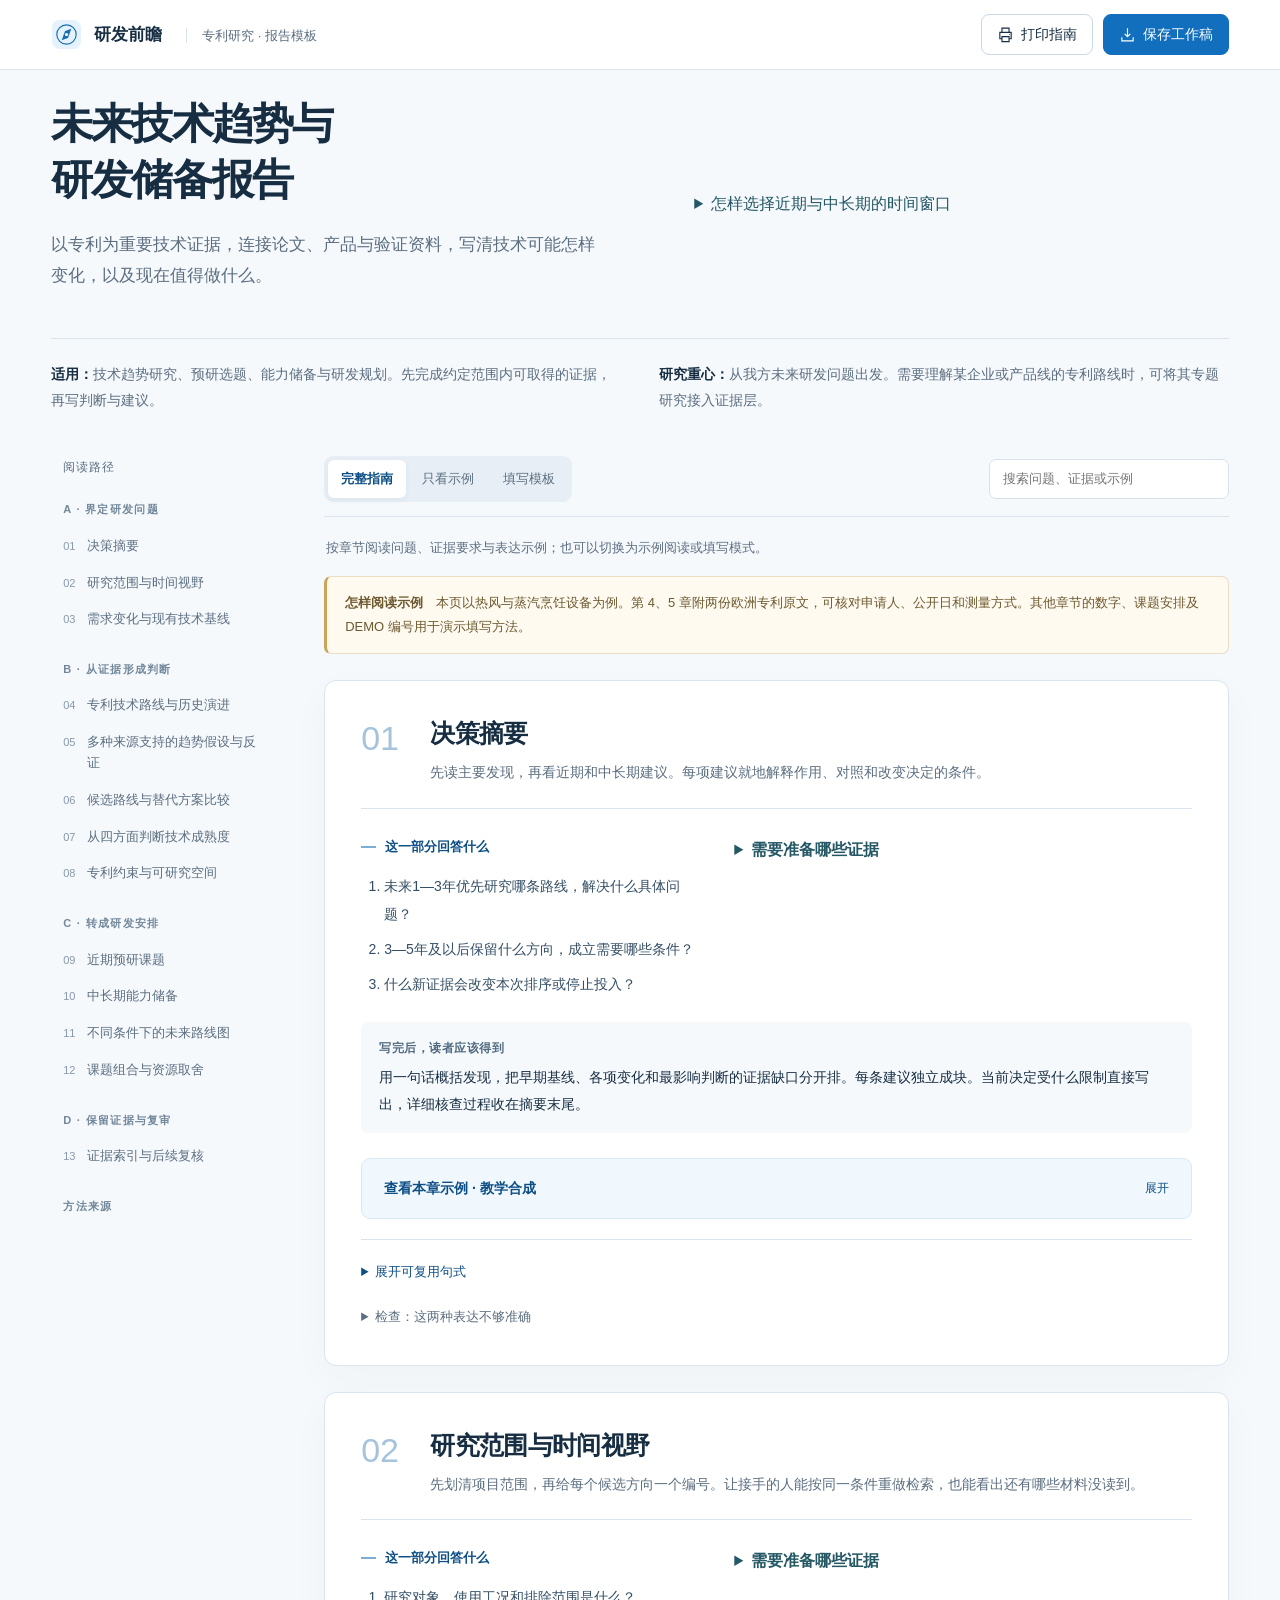
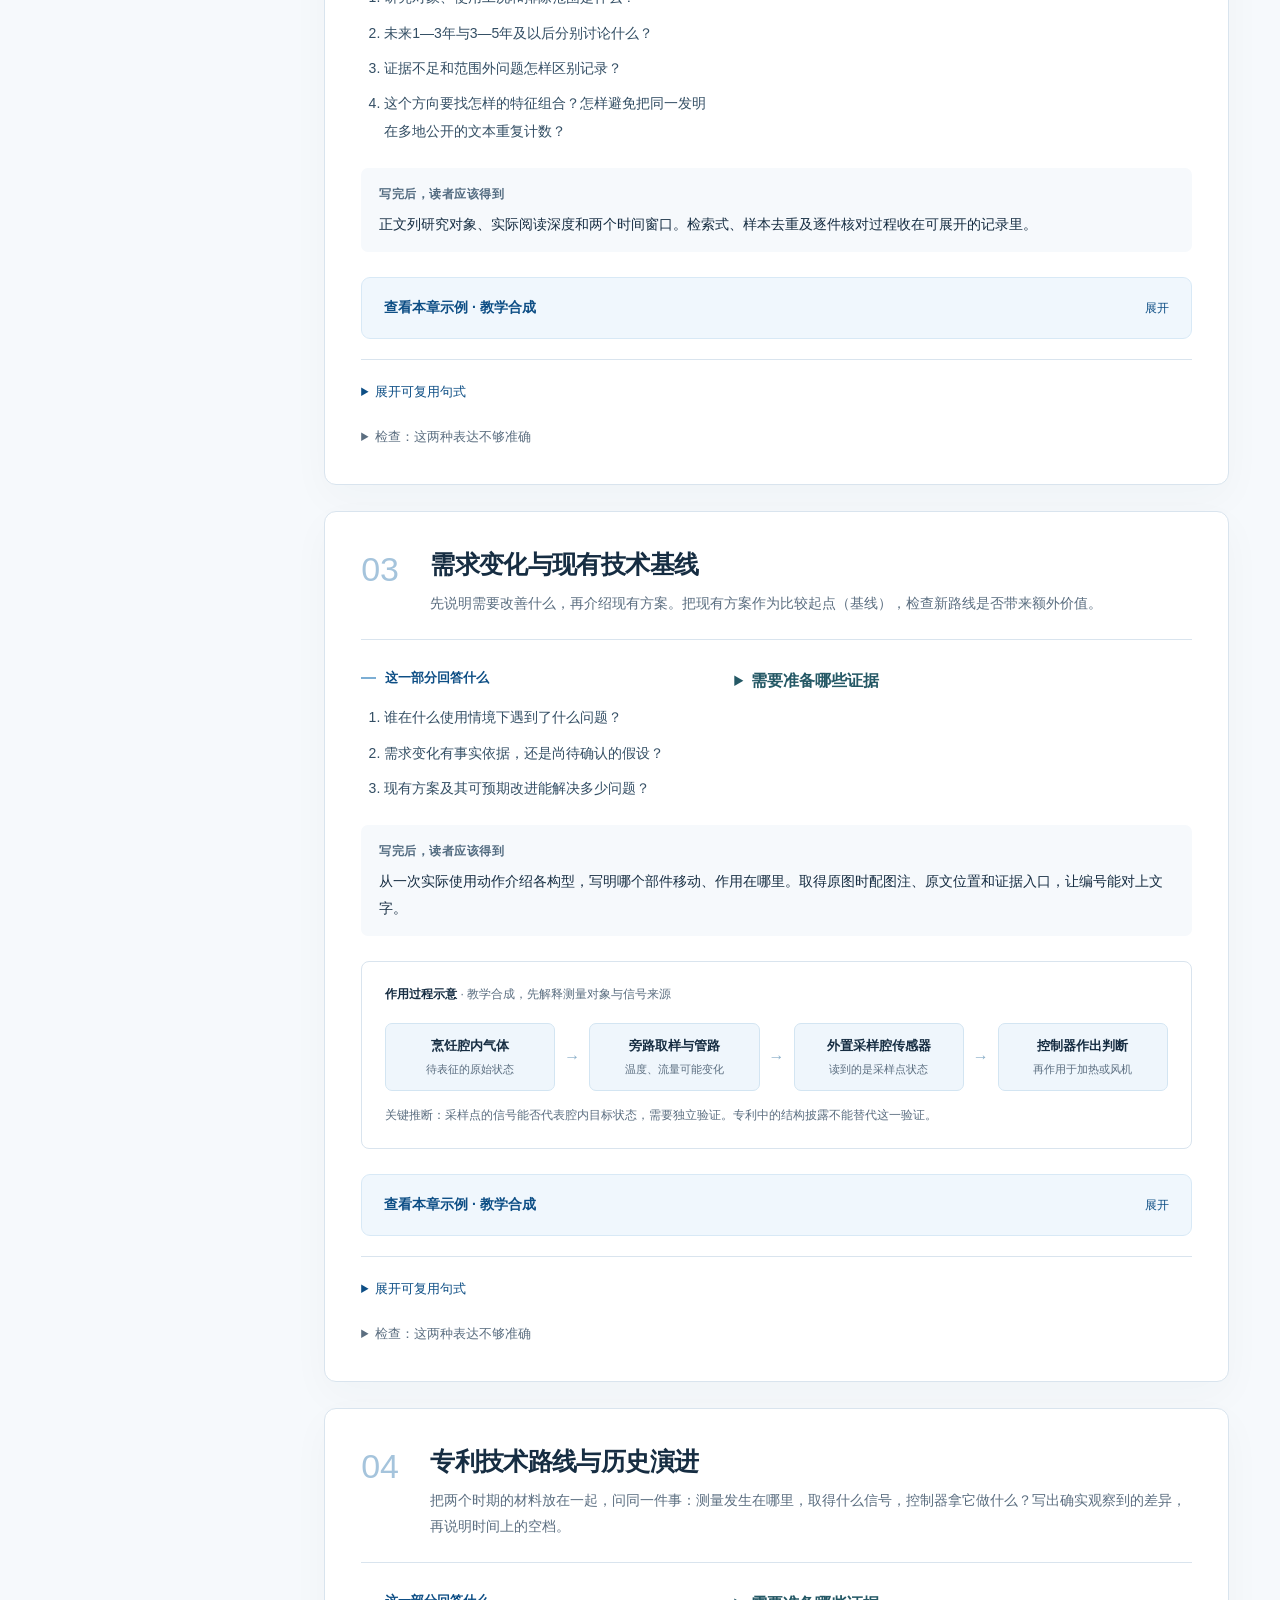
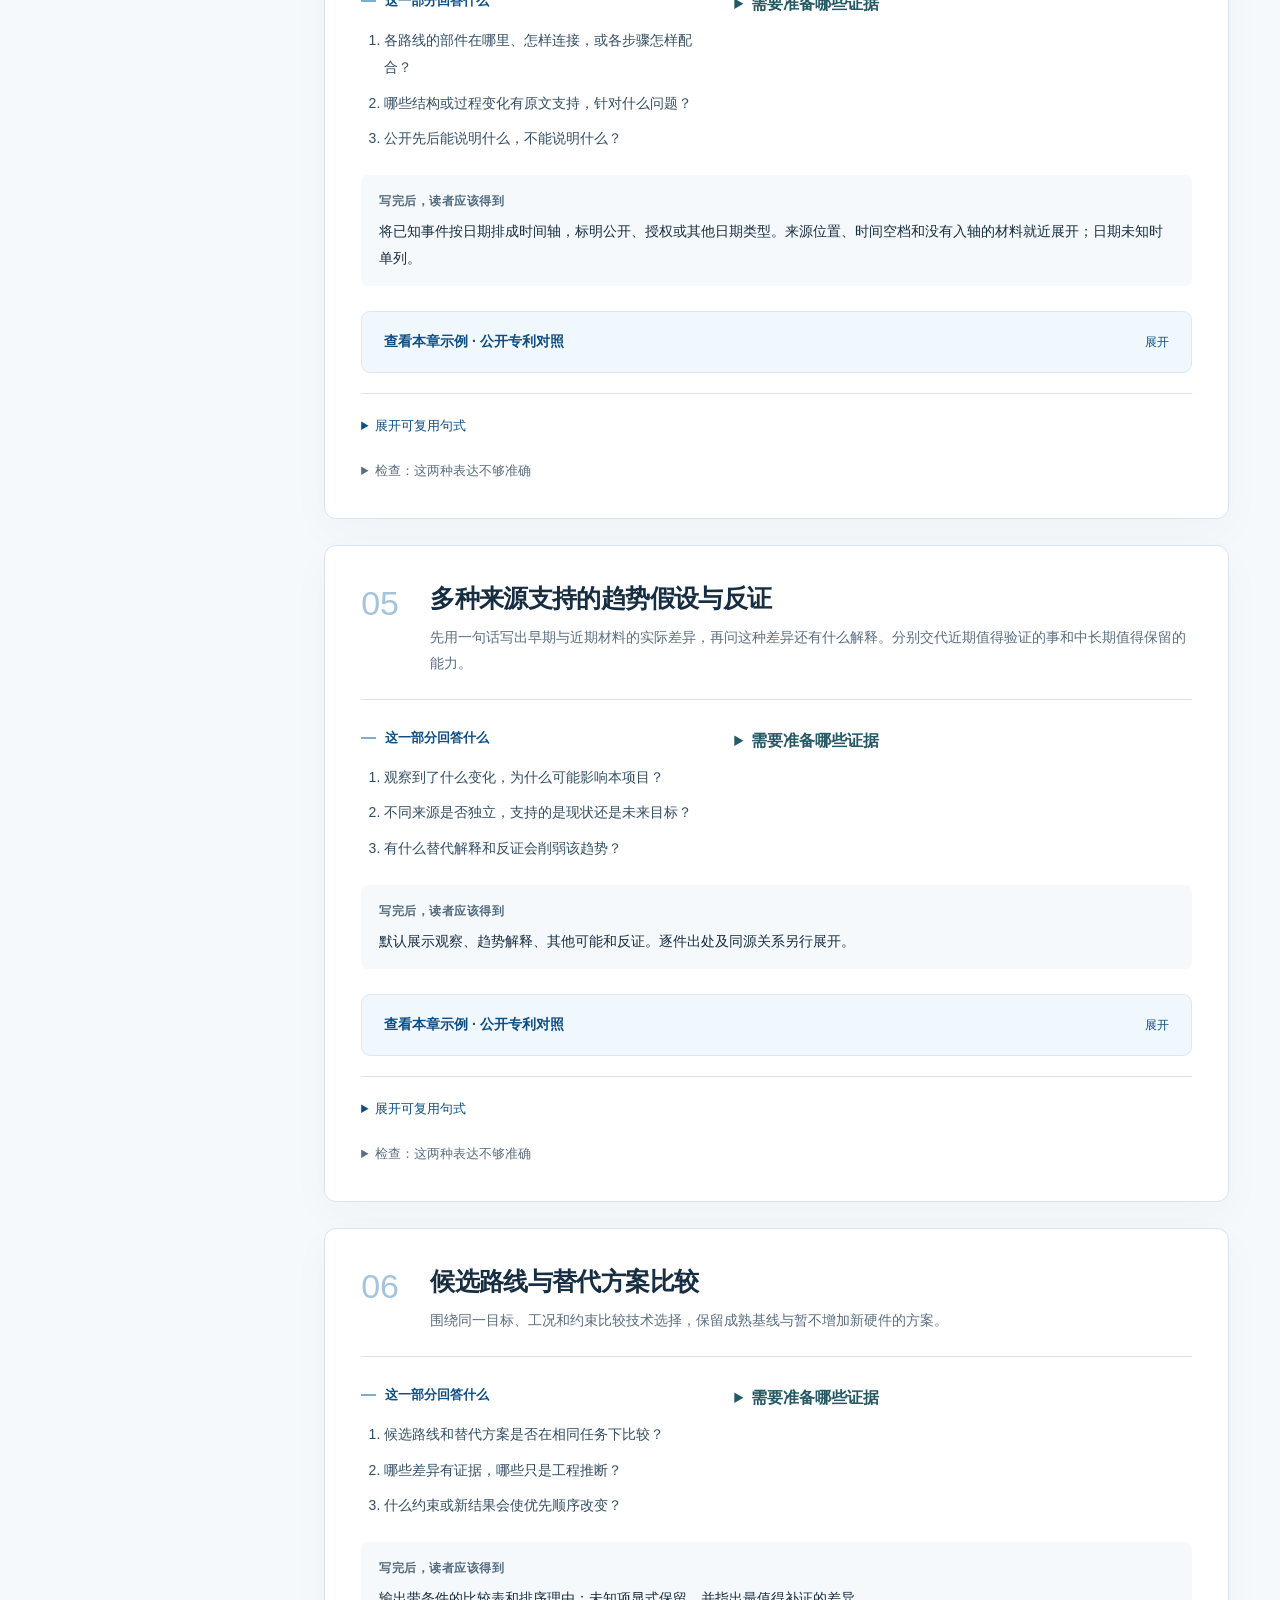
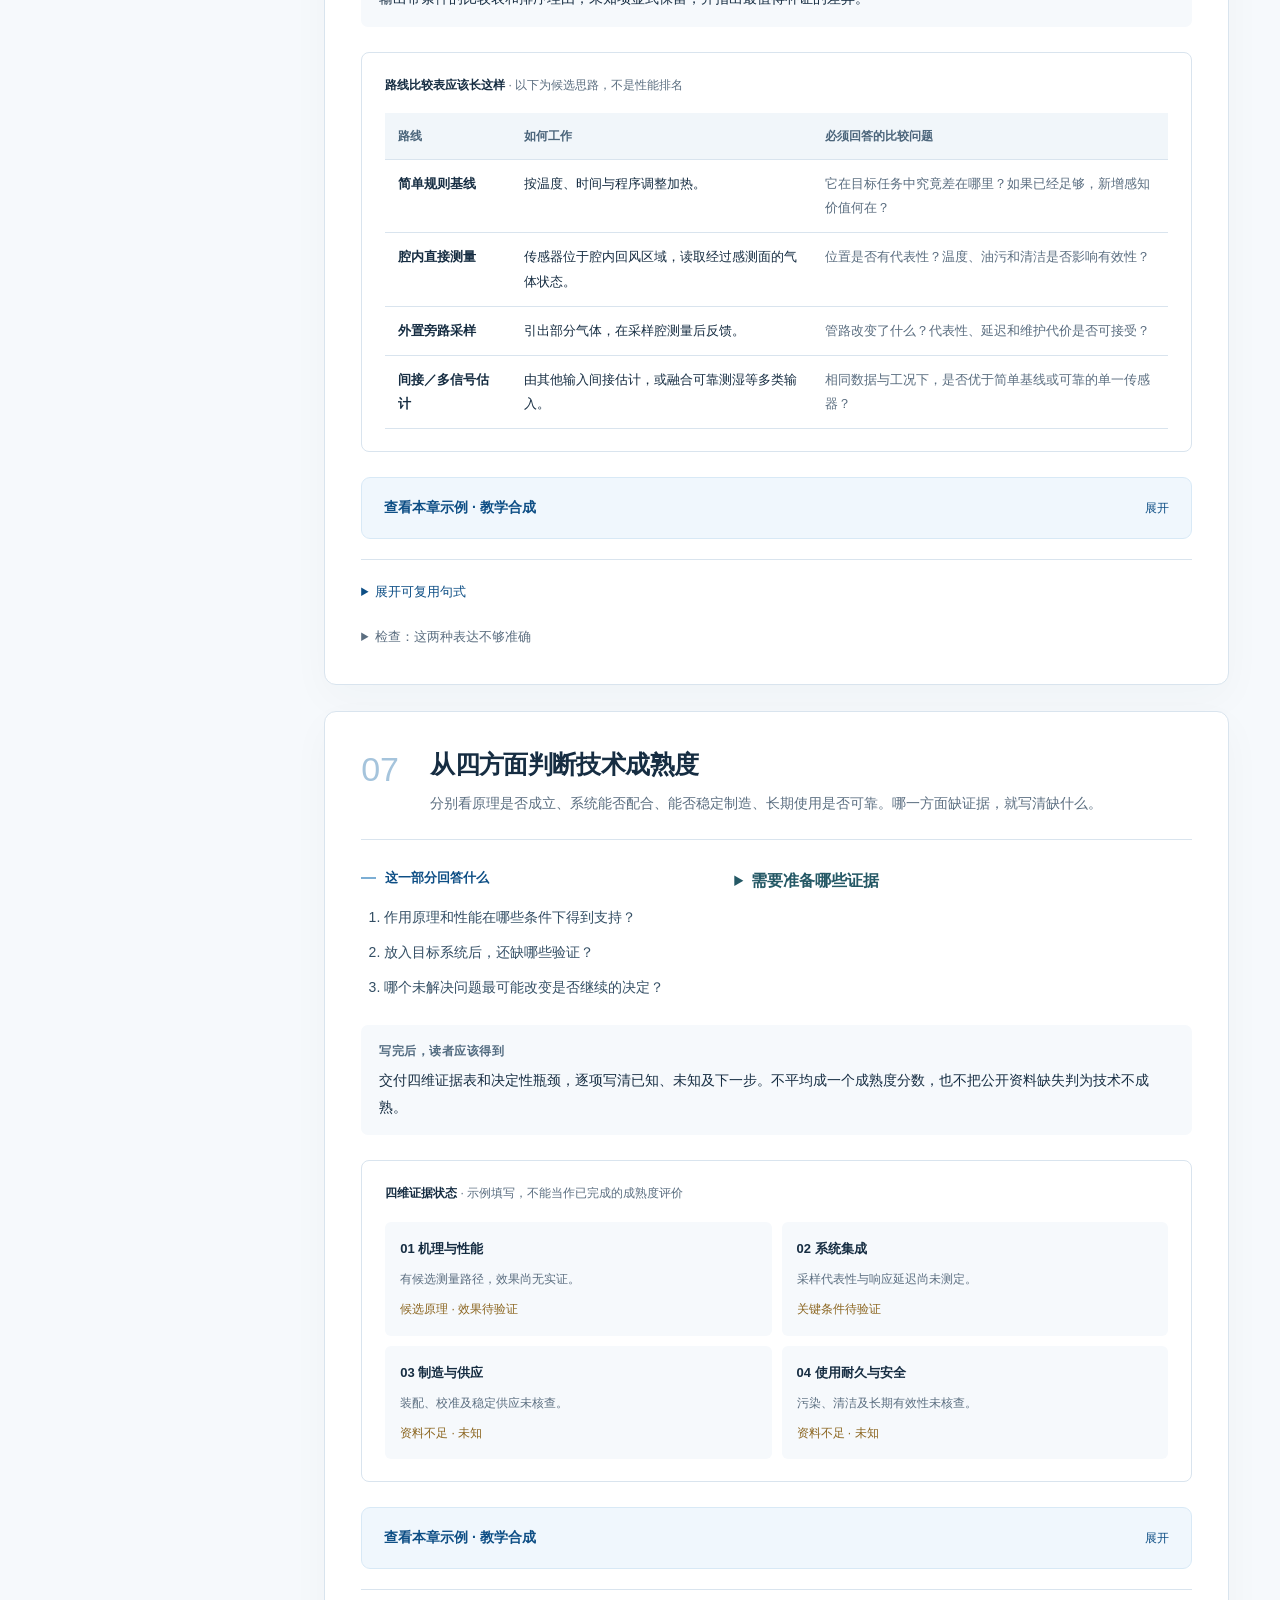
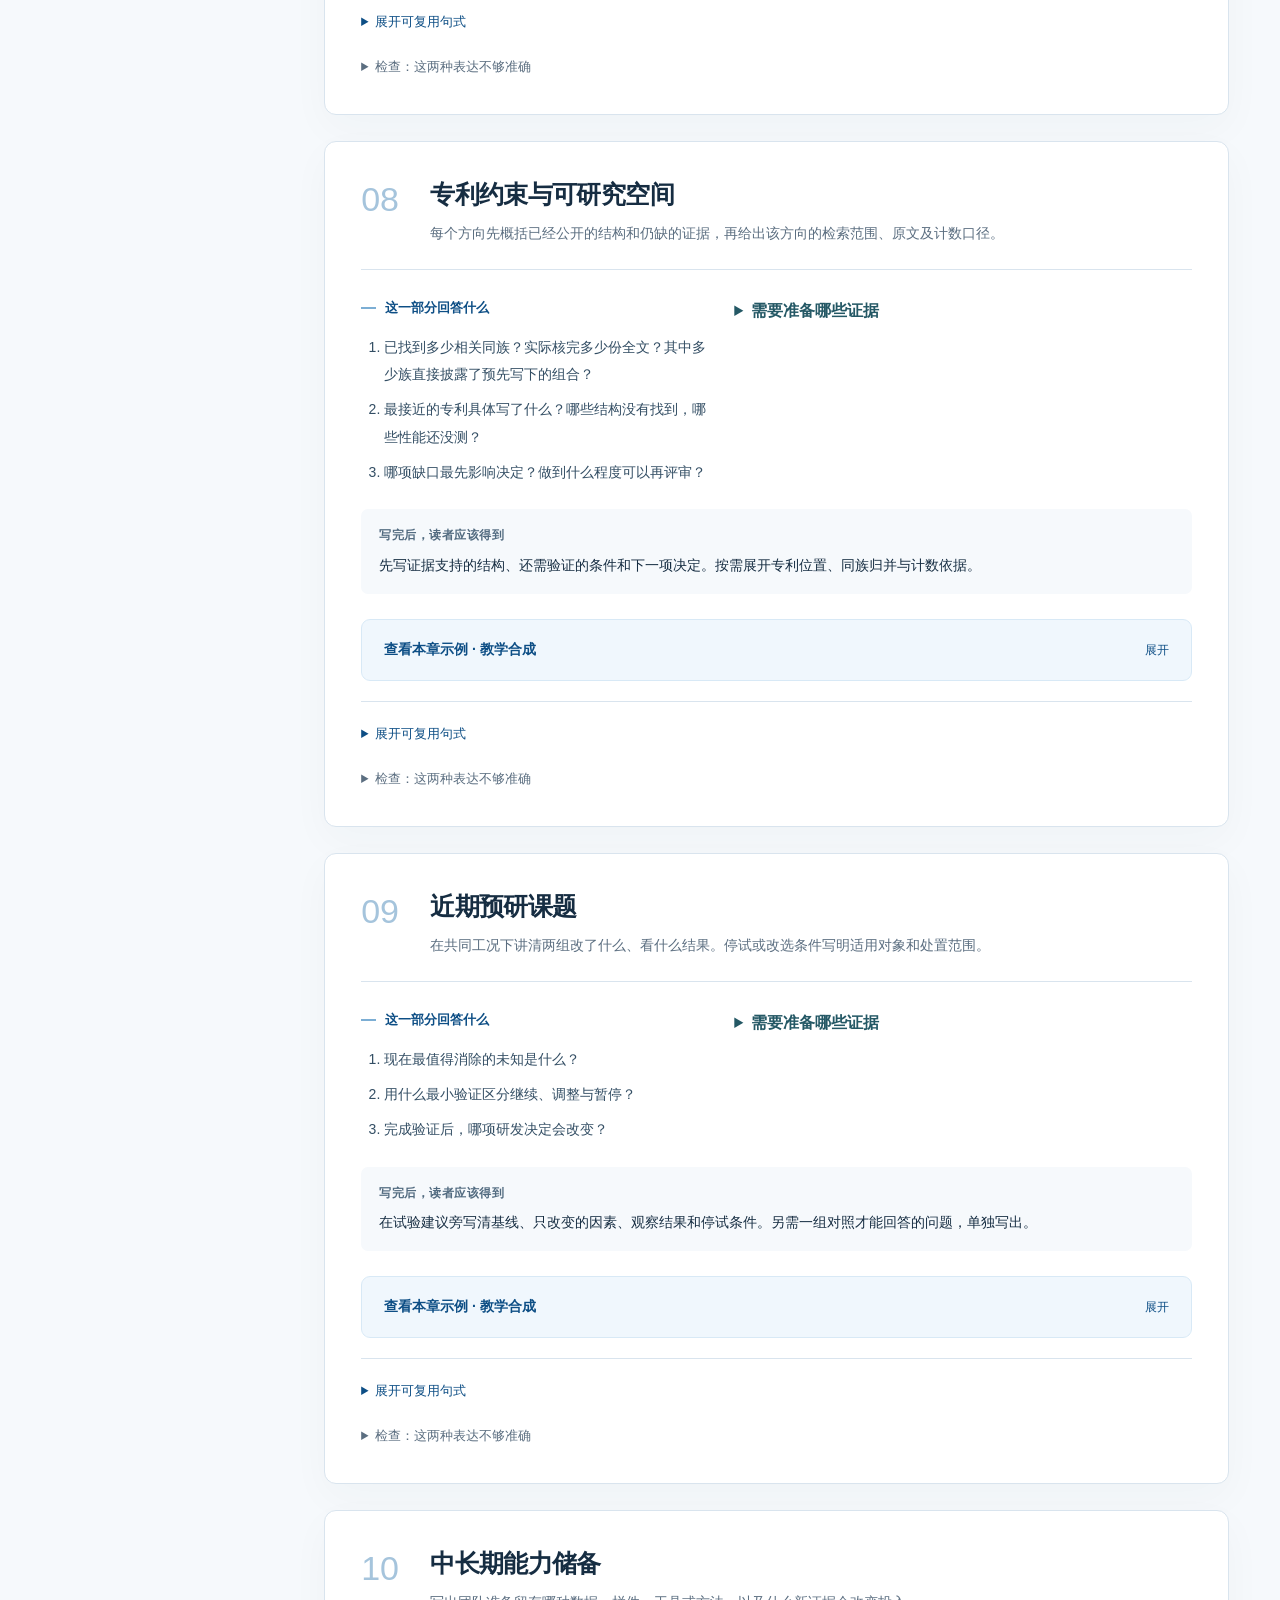
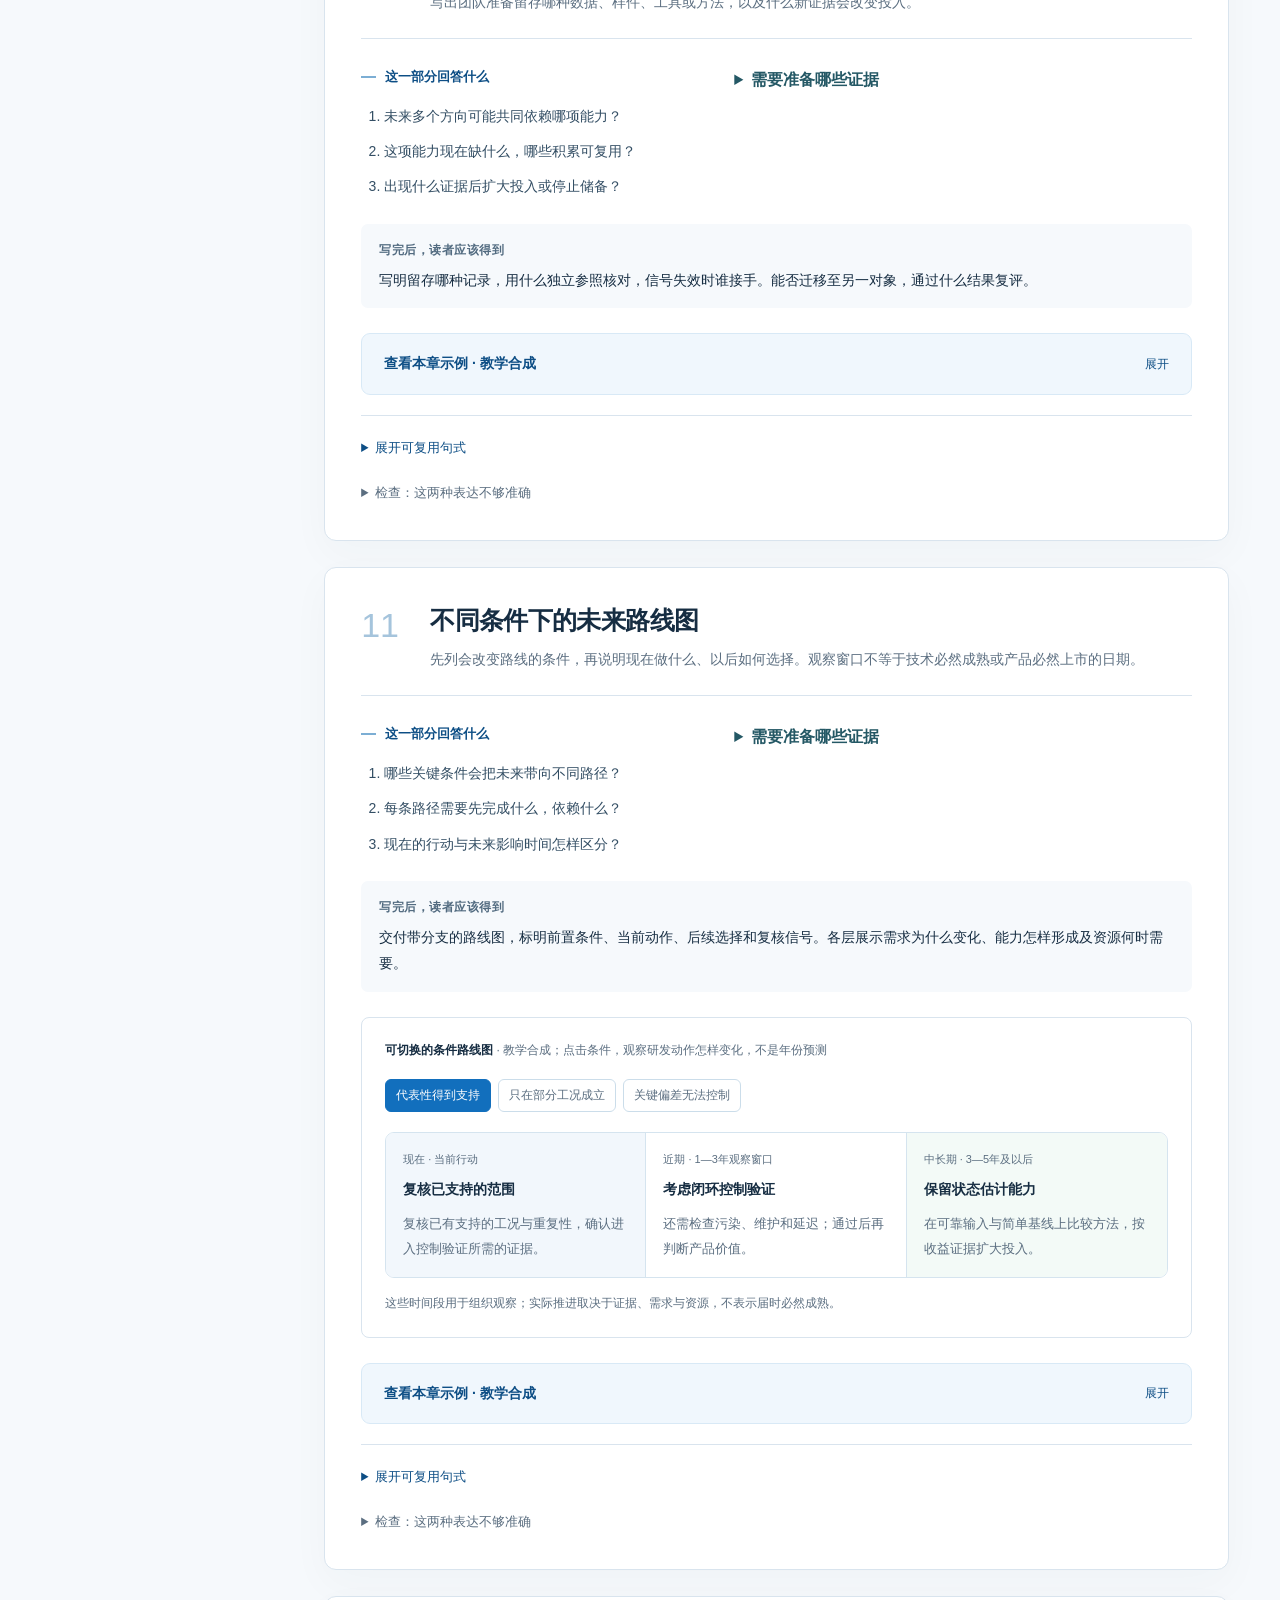
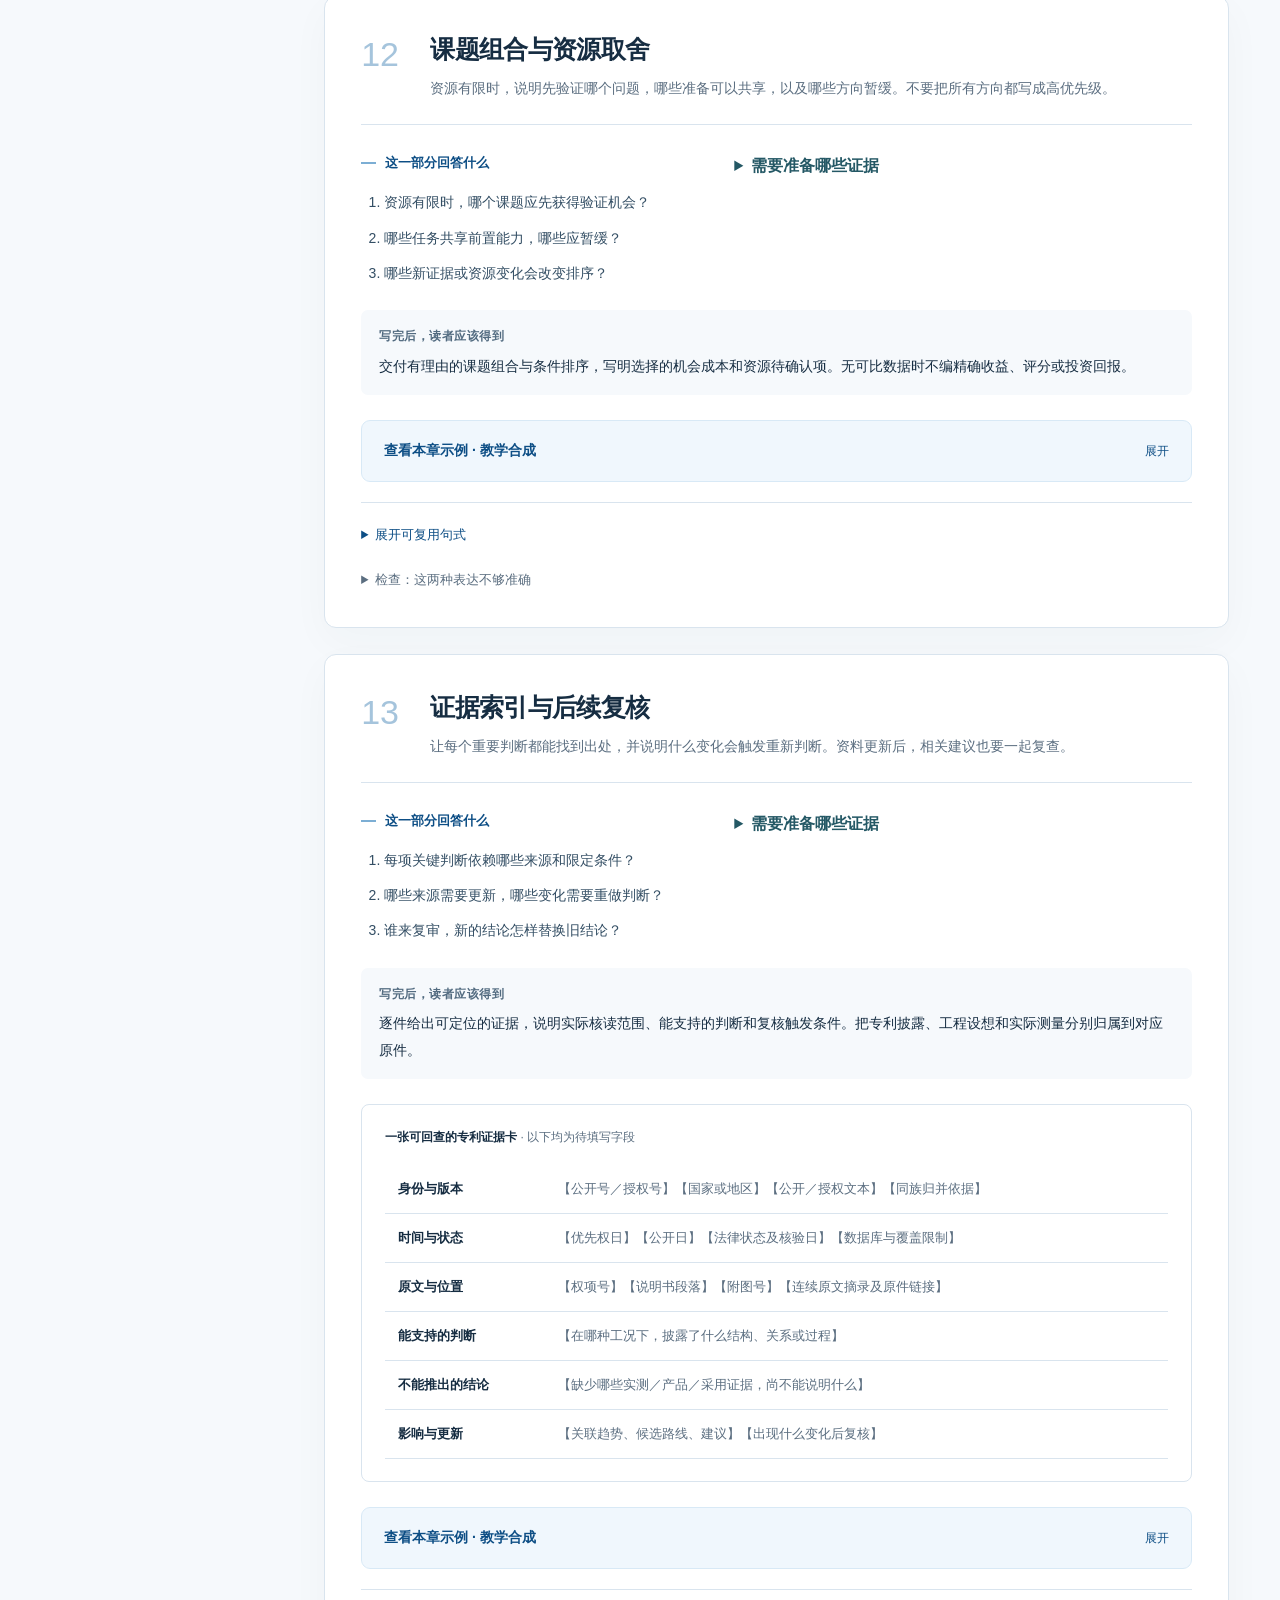
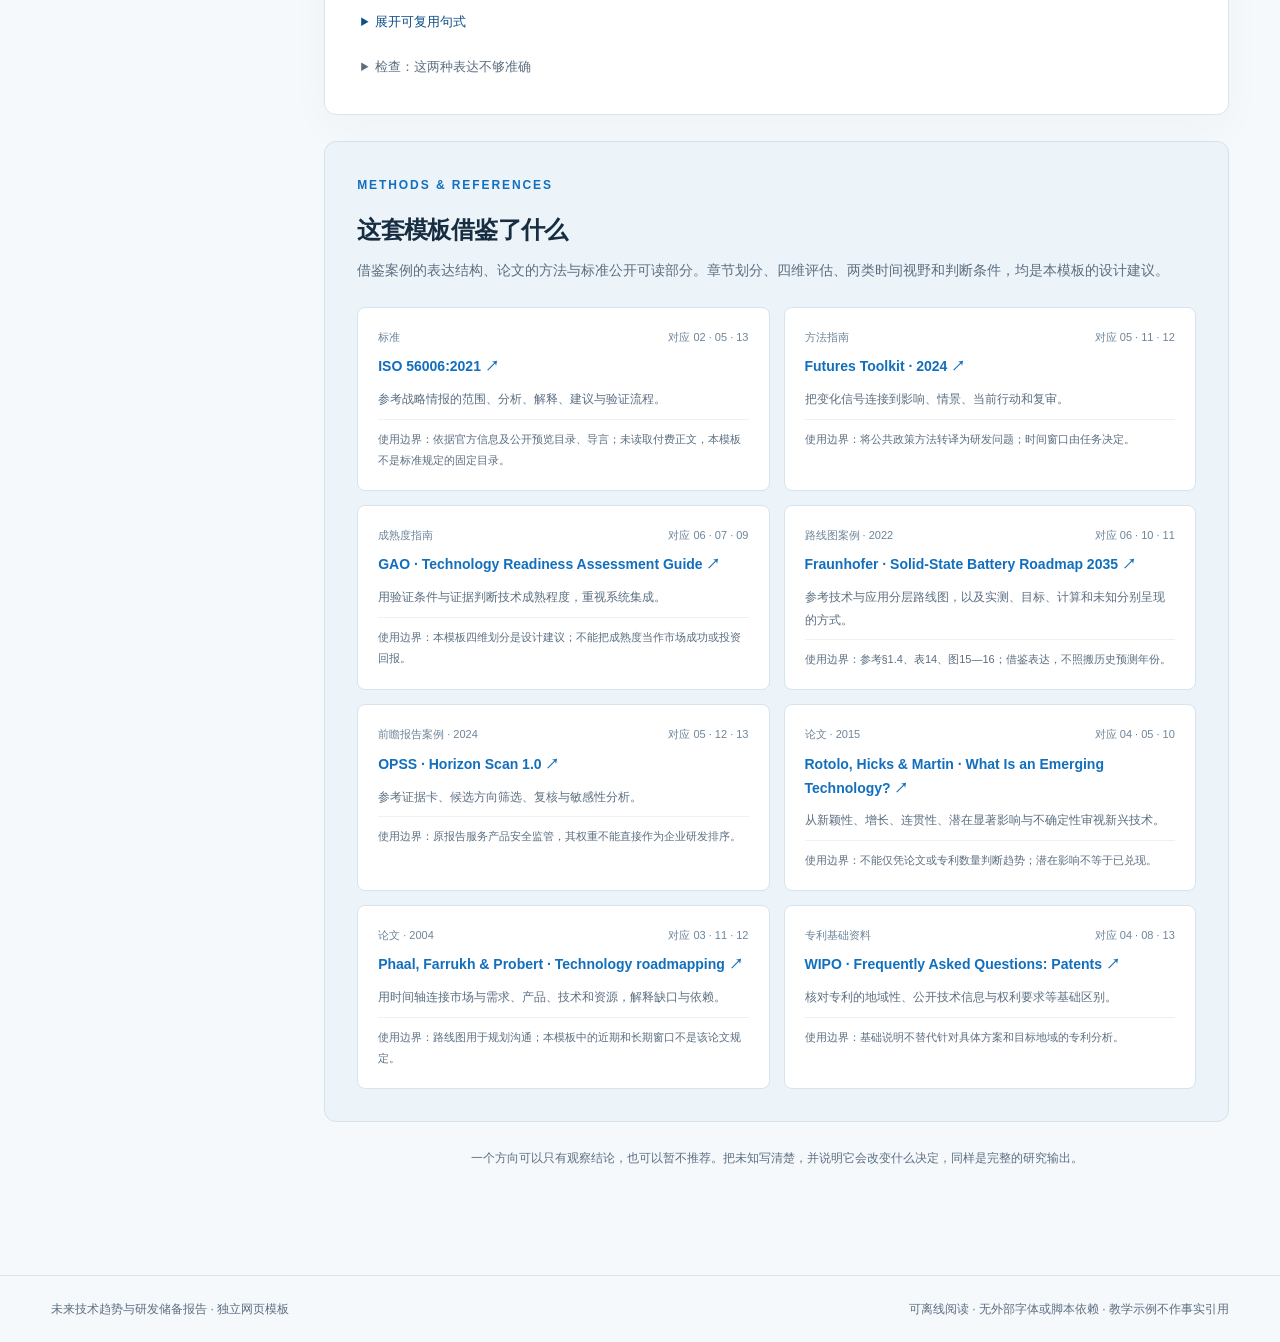
<file: rd-compass/assets/foresight/template.html>
<!DOCTYPE html>
<html lang="zh-CN"><head><meta charset="utf-8"><meta name="viewport" content="width=device-width, initial-scale=1"><meta name="color-scheme" content="light"><meta name="description" content="面向未来技术趋势、近期预研与中长期研发储备的专利研究报告模板。13个章节均含问题、证据要求、具体表达示例及填写句式。"><title>未来技术趋势与研发储备报告 · 网页模板</title><style>
:root{--ink:#162d42;--muted:#5b6e80;--blue:#126fbd;--blue-dark:#0d4e85;--line:#d9e4ee;--paper:#fff;--wash:#eef6fc;--subtle:#f6f9fc;--mint:#267567;--amber:#8b651f;--shadow:0 14px 40px #17354a08}
*{box-sizing:border-box}html{scroll-behavior:auto;scroll-padding-top:0}body{margin:0;background:var(--subtle);color:var(--ink);font:16px/1.85 -apple-system,BlinkMacSystemFont,"Segoe UI","Microsoft YaHei",sans-serif}button,input,textarea{font:inherit}button,a,input,textarea,summary{-webkit-tap-highlight-color:transparent}button{cursor:pointer}a{color:var(--blue);text-decoration:none}a:hover{text-decoration:underline}button:focus-visible,a:focus-visible,input:focus-visible,textarea:focus-visible,summary:focus-visible{outline:3px solid #69ade7;outline-offset:4px}button{color:inherit}p{margin:0 0 15px}ul,ol{margin:0;padding-left:23px}li+li{margin-top:8px}h1,h2,h3,h4{line-height:1.4;letter-spacing:-.025em;margin:0}h2{font-size:28px}h3{font-size:18px}small{font-size:13px}.topbar{background:#fffffff2;backdrop-filter:blur(14px);border-bottom:1px solid var(--line);height:70px;display:flex;align-items:center;justify-content:space-between;padding:0 4vw;position:sticky;top:0;z-index:30}.brand{display:flex;align-items:center;gap:12px;color:var(--ink);font-weight:650;font-size:17px}.brand svg{width:31px;height:31px}.brand small{color:var(--muted);font-weight:400;margin-left:12px;border-left:1px solid var(--line);padding-left:15px}.top-actions{display:flex;align-items:center;gap:10px}.btn{background:white;border:1px solid #c8d8e5;border-radius:8px;padding:8px 15px;display:inline-flex;align-items:center;justify-content:center;gap:7px;font-size:14px;line-height:1.7;text-decoration:none;white-space:nowrap}.btn:hover{background:var(--wash);border-color:#86b4d9;text-decoration:none}.btn.primary{background:var(--blue);color:white;border-color:var(--blue)}.btn.primary:hover{background:var(--blue-dark)}.btn svg{width:17px;height:17px;fill:none;stroke:currentColor;stroke-width:1.6}#top{scroll-margin-top:70px}.shell{max-width:1470px;margin:auto;padding:0 4vw}.hero{padding:62px 0 43px;display:grid;grid-template-columns:1.1fr 1fr;gap:55px;align-items:center}.eyebrow{font-size:12px;letter-spacing:.16em;font-weight:700;color:var(--blue);text-transform:uppercase;margin-bottom:16px}.hero h1{font-size:clamp(35px,3.1vw,48px);line-height:1.34;letter-spacing:-.045em;font-weight:750}.hero .description{font-size:17px;color:var(--muted);max-width:550px;margin:20px 0 21px}.hero-tags{display:flex;gap:9px;flex-wrap:wrap}.tag{display:inline-flex;align-items:center;border:1px solid #d6e4ef;border-radius:5px;padding:3px 9px;font-size:12px;line-height:1.6;color:var(--blue-dark);background:#ffffffa8}.horizon-board{background:white;border:1px solid #d1e1ee;border-radius:16px;padding:26px 28px;box-shadow:var(--shadow);position:relative;overflow:hidden}.board-heading{display:flex;align-items:center;justify-content:space-between;margin-bottom:16px;font-size:14px;font-weight:650}.board-heading span:last-child{font-size:12px;color:var(--muted);font-weight:400}.horizon-row{display:grid;grid-template-columns:77px 1fr;gap:18px;padding:20px 0;border-top:1px solid var(--line)}.horizon-row .time{font-size:22px;font-weight:650;line-height:1.35;color:var(--blue)}.horizon-row .time small{display:block;font-size:12px;font-weight:400;margin-top:4px;color:var(--muted)}.horizon-row strong{font-size:17px;display:block}.horizon-row p{font-size:14px;line-height:1.75;color:var(--muted);margin:5px 0 0}.horizon-row.reserve .time{color:var(--mint)}.board-note{display:flex;align-items:center;gap:9px;background:var(--wash);padding:10px 12px;border-radius:7px;font-size:13px;color:var(--blue-dark)}.dot{width:7px;height:7px;border-radius:50%;background:var(--blue);flex-shrink:0}.intro-line{display:grid;grid-template-columns:1fr 1fr;gap:38px;padding:23px 0 28px;border-top:1px solid var(--line);font-size:14px;color:var(--muted)}.intro-line strong{color:var(--ink);font-weight:600}.workbench{display:grid;grid-template-columns:235px minmax(0,1fr);gap:38px;align-items:start;padding-bottom:65px}.sidebar{position:sticky;top:94px;max-height:calc(100vh - 116px);overflow:auto;padding:2px 6px 18px 0;scrollbar-width:thin}.side-label{font-size:12px;color:var(--muted);letter-spacing:.08em;margin:12px 0 8px 12px}.toc-group{margin:21px 0 8px 12px;font-size:11px;font-weight:700;color:#71879a;letter-spacing:.12em}.toc a{color:var(--muted);display:flex;gap:12px;padding:8px 12px;font-size:13px;border-radius:6px;line-height:1.6}.toc a span{font-size:11px;color:#8799aa;font-variant-numeric:tabular-nums;margin-top:2px}.toc a:hover{background:#eaf1f7;text-decoration:none;color:var(--ink)}.toc a.active{background:#e0effb;color:var(--blue-dark);font-weight:650}.toc a.active span{color:var(--blue)}.side-footer{margin:22px 12px 0;padding-top:18px;border-top:1px solid var(--line);font-size:12px;color:var(--muted)}.main{min-width:0}.reading-tools{position:sticky;top:70px;z-index:20;background:#f6f9fcf5;backdrop-filter:blur(14px);padding:14px 0 14px;display:flex;justify-content:space-between;gap:12px;align-items:center;border-bottom:1px solid var(--line);margin-bottom:20px}.modes{display:flex;padding:4px;background:#e7eef5;border-radius:9px;gap:3px}.modes button{border:0;background:transparent;border-radius:6px;font-size:13px;padding:7px 13px;white-space:nowrap;color:var(--muted)}.modes button[aria-pressed="true"]{background:white;color:var(--blue-dark);box-shadow:0 2px 7px #18364d0c;font-weight:650}.search{position:relative;width:240px;max-width:42%}.search input{background:white;border:1px solid #d7e2eb;border-radius:7px;width:100%;padding:9px 33px 9px 13px;line-height:1.5;font-size:13px;color:var(--ink)}.search button{position:absolute;right:8px;top:7px;border:0;background:transparent;color:var(--muted);font-size:18px;line-height:1.4;display:none}.search.has-query button{display:block}.mobile-toc{display:none}.mode-note{font-size:13px;color:var(--muted);margin:0 0 17px;padding:0 2px;line-height:1.7}.demo-notice{background:#fffaf0;border:1px solid #e9ddc4;border-left:3px solid #caa356;border-radius:7px;padding:14px 18px;margin-bottom:26px;font-size:13px;line-height:1.85;color:#6c592f}.demo-notice strong{font-weight:650}.chapter{background:var(--paper);border:1px solid var(--line);border-radius:12px;box-shadow:var(--shadow);padding:35px 36px;margin-bottom:26px;scroll-margin-top:150px}.chapter-header{display:flex;gap:20px;align-items:flex-start;border-bottom:1px solid var(--line);padding-bottom:22px;margin-bottom:26px}.chapter-num{font-size:34px;line-height:1.25;color:#a5c4dc;font-weight:350;font-variant-numeric:tabular-nums;min-width:49px;padding-top:1px}.chapter-header h2{font-size:25px}.chapter-header p{font-size:14px;color:var(--muted);margin:9px 0 0;line-height:1.85}.guide-grid{display:grid;grid-template-columns:.86fr 1.14fr;gap:28px;margin-bottom:23px}.block-label{display:flex;align-items:center;gap:9px;font-size:13px;color:var(--blue-dark);font-weight:650;margin-bottom:14px}.block-label .tiny-line{display:block;width:15px;height:2px;background:#7caed4}.questions li{font-size:14px;line-height:1.85;color:#334e64}.evidence-list{list-style:none;padding:0}.evidence-list li{font-size:13px;line-height:1.85;margin:0 0 11px}.evidence-list strong{color:var(--ink);font-weight:600;display:block;font-size:13px}.evidence-list span{color:var(--muted)}.deliverable{font-size:14px;background:var(--subtle);padding:15px 18px;border-radius:7px;margin-bottom:25px;line-height:1.9}.deliverable strong{display:block;font-size:12px;letter-spacing:.04em;color:#526b80;margin-bottom:5px}.example{background:#f0f7fd;border:1px solid #d8e9f6;border-radius:9px;padding:23px 24px;position:relative}.example-heading{display:flex;align-items:center;justify-content:space-between;gap:12px;margin-bottom:14px}.example-heading .caption{font-size:12px;letter-spacing:.06em;color:var(--blue);font-weight:650}.example h3{font-size:17px;margin-bottom:14px;line-height:1.6}.example p{font-size:15px;line-height:2;color:#233e54}.example p:last-child{margin-bottom:0}.copy-btn{border:1px solid #c7dce9;background:#ffffffa6;border-radius:5px;padding:4px 9px;font-size:12px;color:var(--blue-dark);white-space:nowrap}.copy-btn:hover{background:white}.evidence-ref{display:inline;border:0;border-bottom:1px dotted #729ec2;padding:0 2px;background:transparent;color:#216ea8;font-family:inherit;font-size:inherit;line-height:inherit}.evidence-ref:hover{background:#d7ebfb}.sentence-box{margin-top:20px;border-top:1px solid var(--line);padding-top:17px}.sentence-box summary{cursor:pointer;font-size:13px;color:var(--blue-dark);padding:3px 0}.sentence-content{margin-top:12px;background:var(--subtle);border-left:2px solid #c4d9e9;padding:13px 17px;font-size:14px;line-height:2}.sentence-content .copy-btn{display:block;margin-top:11px}.avoid{margin-top:18px;font-size:13px;color:var(--muted)}.avoid summary{cursor:pointer}.avoid ul{margin-top:12px;color:#765d44;font-size:13px}.writing{display:none}.writing label{font-size:13px;font-weight:650;display:block;margin-bottom:10px}.writing textarea{width:100%;min-height:175px;resize:vertical;border:1px solid #cbddea;border-radius:8px;background:#fcfeff;padding:18px;font-size:15px;line-height:1.9;color:var(--ink)}.writing-actions{display:flex;gap:12px;align-items:center;justify-content:space-between;margin-top:10px}.writing-actions small{color:var(--muted);font-size:12px}.writing-actions button{font-size:12px}.visual{margin:24px 0 25px;padding:22px 23px;border:1px solid var(--line);border-radius:8px;background:#fff;overflow:hidden}.visual figcaption{font-size:12px;color:var(--muted);margin-bottom:17px;line-height:1.8}.visual figcaption strong{color:var(--ink);font-weight:600}.process{display:grid;grid-template-columns:1fr 24px 1fr 24px 1fr 24px 1fr;align-items:center;gap:5px}.process .node{background:#eff6fc;border:1px solid #d3e5f2;border-radius:7px;padding:12px 6px;text-align:center;font-size:13px;font-weight:600;line-height:1.6}.process .node small{display:block;font-size:11px;font-weight:400;color:var(--muted);margin-top:4px}.arrow{text-align:center;color:#8cb0ca}.caption-note{font-size:12px;color:var(--muted);margin:13px 0 0}.table-scroll{overflow:auto;overscroll-behavior-x:contain}table{width:100%;border-collapse:collapse;font-size:13px;line-height:1.85;text-align:left}th{color:#4b657b;background:#f1f6fa;font-size:12px;font-weight:600}td,th{padding:12px 13px;border-bottom:1px solid var(--line);vertical-align:top}td:first-child{font-weight:600;min-width:105px}td:last-child{color:var(--muted)}.maturity{display:grid;grid-template-columns:1fr 1fr;gap:10px}.maturity div{padding:15px;background:#f6f9fc;border-radius:6px}.maturity strong{display:block;font-size:13px;margin-bottom:7px}.maturity small{color:var(--muted);display:block;font-size:12px}.maturity .status{color:var(--amber);font-size:12px;display:block;margin-top:8px}.scenario-buttons{display:flex;flex-wrap:wrap;gap:7px;margin-bottom:20px}.scenario-buttons button{padding:6px 10px;font-size:12px;line-height:1.6;border:1px solid #cbddea;background:white;border-radius:6px;color:var(--muted)}.scenario-buttons button[aria-pressed=true]{background:var(--blue);color:white;border-color:var(--blue)}.roadmap{display:grid;grid-template-columns:1fr 1fr 1fr;border:1px solid #d5e4ef;border-radius:9px;overflow:hidden}.roadmap>div{padding:16px 17px;border-right:1px solid #d5e4ef;min-width:0}.roadmap>div:last-child{border-right:0;background:#f3faf7}.roadmap>div:first-child{background:#f2f7fc}.roadmap .period{font-size:11px;color:var(--muted);display:block;margin-bottom:8px}.roadmap strong{font-size:14px;font-weight:650;display:block;margin-bottom:9px}.roadmap p{font-size:13px;margin:0;line-height:1.9;color:var(--muted)}.scenario-caption{font-size:12px;color:var(--muted);margin:14px 0 0}.source-section{background:#edf4f9;padding:32px;border:1px solid #d5e2ec;border-radius:12px;scroll-margin-top:150px}.source-section h2{font-size:24px}.source-section>p{font-size:14px;color:var(--muted);margin:12px 0 23px}.source-grid{display:grid;grid-template-columns:1fr 1fr;gap:14px}.source-card{background:white;border:1px solid #d7e4ee;border-radius:8px;padding:19px 20px}.source-card .source-kind{font-size:11px;color:#6e8599;display:flex;justify-content:space-between;margin-bottom:8px}.source-card h3{font-size:14px;line-height:1.7;letter-spacing:0;margin-bottom:9px}.source-card p{font-size:12px;color:var(--muted);line-height:1.9;margin-bottom:8px}.source-card .boundary{font-size:11px;padding-top:9px;border-top:1px solid #edf1f4;margin:0}.bottom-note{font-size:12px;line-height:1.9;color:var(--muted);padding:25px 5px;text-align:center}.footer{border-top:1px solid var(--line);padding:22px 4vw;font-size:12px;color:var(--muted);display:flex;justify-content:space-between;gap:20px}.empty{padding:45px;border:1px dashed #c4d8e7;text-align:center;border-radius:10px;background:white}.empty h3{margin-bottom:10px}.empty p{font-size:14px;color:var(--muted)}[hidden]{display:none!important}.toast{position:fixed;left:50%;bottom:30px;transform:translateX(-50%) translateY(18px);z-index:100;background:#16374f;color:white;padding:11px 23px;border-radius:9px;box-shadow:0 8px 30px #193c5540;font-size:13px;opacity:0;pointer-events:none;transition:.2s}.toast.visible{opacity:1;transform:translateX(-50%) translateY(0)}dialog{border:1px solid #bfd6e6;border-radius:14px;padding:29px;max-width:540px;width:calc(100% - 36px);box-shadow:0 20px 90px #102d4a30;color:var(--ink)}dialog::backdrop{background:#132d4570;backdrop-filter:blur(3px)}dialog h2{font-size:23px;margin:14px 0}dialog p{font-size:14px;color:var(--muted);line-height:1.9}.dialog-close{position:absolute;right:13px;top:10px;border:0;background:none;font-size:24px;color:var(--muted)}.dialog-label{font-size:12px;color:var(--amber)}.dialog-facts{padding:15px;background:#f2f6fa;border-radius:7px;font-size:13px;margin:17px 0}.dialog-facts dt{font-weight:650}.dialog-facts dd{margin:3px 0 12px;color:var(--muted)}.dialog-facts dd:last-child{margin-bottom:0}body[data-mode=examples] .guide-grid,body[data-mode=examples] .deliverable,body[data-mode=examples] .sentence-box,body[data-mode=examples] .avoid{display:none}body[data-mode=examples] .chapter-header p{display:none}body[data-mode=writing] .example,body[data-mode=writing] .sentence-box,body[data-mode=writing] .visual,body[data-mode=writing] .avoid{display:none}body[data-mode=writing] .writing{display:block}body[data-mode=writing] .guide-grid{margin-bottom:20px}body[data-mode=writing] .deliverable{display:none}.no-script{padding:12px 20px;background:#fff5dc;font-size:13px}.reading-progress{height:2px;background:var(--blue);width:0;position:absolute;left:0;bottom:-1px}
@media(min-width:1600px){.shell{padding:0 45px}.hero{padding-top:74px}.workbench{grid-template-columns:250px minmax(0,1fr);gap:45px}}
@media(max-width:1150px){.shell{padding:0 3vw}.workbench{grid-template-columns:205px minmax(0,1fr);gap:24px}.chapter{padding:29px 25px}.guide-grid{gap:20px;grid-template-columns:1fr 1.15fr}.hero{gap:32px}.hero h1{font-size:38px}.reading-tools{gap:9px}.modes button{padding:7px 10px}.search{width:200px}.source-section{padding:25px}.topbar{padding:0 3vw}.brand small{display:none}.chapter-header{gap:13px}.chapter-num{font-size:30px;min-width:40px}}
@media(max-width:870px){.workbench{display:block}.sidebar{display:none}.mobile-toc{display:block;width:100%;border:1px solid #d4e2ed;background:white;color:var(--ink);border-radius:7px;padding:10px 12px;font:inherit;font-size:13px;margin-bottom:13px}.hero{display:block;gap:25px}.hero .description{max-width:650px}.horizon-board{margin-top:25px}.hero h1{font-size:33px}.horizon-board{padding:21px}.hero{padding:40px 0 30px}.chapter{padding:29px}.reading-tools{top:70px}.intro-line{gap:22px}.source-section{padding:28px}.search{width:300px}.source-grid{gap:12px}.shell{padding:0 5vw}.topbar{padding:0 5vw}}
@media(max-width:600px){html{scroll-padding-top:0}.topbar{height:60px;padding:0 5vw}.brand{font-size:15px;gap:8px}.brand svg{width:26px;height:26px}.top-actions{gap:6px}.top-actions .print-top{display:none}.top-actions .btn{font-size:12px;padding:7px 10px}.hero{display:block;padding:29px 0 23px}.hero h1{font-size:34px;line-height:1.37}.hero .description{font-size:15px;margin:16px 0}.eyebrow{font-size:10px;margin-bottom:13px}.hero-tags{gap:6px}.tag{font-size:11px}.horizon-board{margin-top:25px;padding:20px 21px}.horizon-row{padding:14px 0;grid-template-columns:75px 1fr;gap:13px}.horizon-row .time{font-size:21px}.horizon-row strong{font-size:15px}.horizon-row p{font-size:12px}.board-heading{font-size:13px;margin-bottom:12px}.board-note{font-size:11px}.intro-line{display:block;padding:20px 0;font-size:12px}.intro-line>div+div{margin-top:12px}.reading-tools{top:60px;display:grid;grid-template-columns:1fr;padding:10px 0;gap:8px}.modes{justify-content:space-between}.modes button{flex:1;font-size:12px;padding:6px}.search{max-width:none;width:100%}.search input{padding:8px 32px 8px 12px}.chapter{padding:23px 19px;border-radius:10px;margin-bottom:18px;scroll-margin-top:187px}.chapter-header{gap:10px;padding-bottom:18px;margin-bottom:20px}.chapter-header h2{font-size:21px}.chapter-header p{font-size:13px;line-height:1.85}.chapter-num{font-size:25px;min-width:34px;padding-top:2px}.guide-grid{grid-template-columns:1fr;gap:19px}.block-label{margin-bottom:10px;font-size:12px}.questions li{font-size:14px}.evidence-list li{margin-bottom:9px}.evidence-list strong{display:inline;margin-right:8px}.deliverable{padding:13px 14px;font-size:13px;margin-bottom:19px}.example{padding:18px 16px}.example p{font-size:14px;line-height:2}.example h3{font-size:16px}.example-heading .caption{font-size:11px}.copy-btn{font-size:11px;padding:4px 7px}.demo-notice{padding:12px 14px;font-size:12px;margin-bottom:19px}.visual{padding:17px 14px;margin:20px 0}.process{grid-template-columns:1fr 19px 1fr;row-gap:9px}.process .arrow:nth-child(4){display:none}.process .node{font-size:12px}.process .node small{font-size:10px}.maturity{gap:8px}.maturity div{padding:12px}.maturity strong{font-size:12px}.roadmap{display:block}.roadmap>div{border-right:0;border-bottom:1px solid #d5e4ef;padding:14px 16px}.roadmap>div:last-child{border-bottom:0}.roadmap .period{margin-bottom:3px}.roadmap strong{margin-bottom:5px}.source-grid{grid-template-columns:1fr}.source-section{padding:23px 19px}.source-section h2{font-size:22px}.source-section>p{font-size:13px}.footer{display:block;padding:20px 5vw}.footer span{display:block;margin-top:5px}.writing-actions{align-items:flex-start;gap:8px}.writing-actions small{font-size:11px}.mode-note{font-size:12px}.table-scroll table{min-width:500px}.scenario-buttons button{font-size:11px}.empty{padding:30px 15px}}
@media(prefers-reduced-motion:reduce){html{scroll-behavior:auto}*{transition:none!important}}
@media print{html{scroll-padding-top:0}body{background:white;color:#111;font-size:11pt}.topbar,.sidebar,.reading-tools,.mobile-toc,.mode-note,.top-actions,.copy-btn,.writing,.toast,dialog,.footer,.scenario-buttons,.empty{display:none!important}.shell{padding:0;max-width:none}.hero{padding:10px 0 18px;gap:25px}.hero h1{font-size:27pt}.hero .description{font-size:11pt}.eyebrow{font-size:8pt}.hero-tags{display:none}.horizon-board{padding:15px;box-shadow:none}.intro-line{padding:15px 0}.workbench{display:block}.chapter{padding:22px 0;border:0;border-radius:0;box-shadow:none;break-before:auto;break-inside:auto;margin-bottom:12px;border-top:1px solid #aab7c2}.chapter-header{break-after:avoid;margin-bottom:18px}.chapter h2{font-size:18pt}.chapter-header p{font-size:10pt}.guide-grid{gap:25px}.questions li,.example p{font-size:10pt}.example{break-inside:avoid;background:#f7fafc}.visual,.deliverable{break-inside:avoid}.demo-notice{font-size:9pt}.source-section{background:white;border:1px solid #ccc;padding:18px;break-before:page}.source-card{break-inside:avoid}.source-card a:after{content:' ' attr(href);display:block;font-size:7pt;word-break:break-all;color:#555}.bottom-note{padding:12px 0}.evidence-ref{border-bottom:0;color:inherit}.chapter[hidden]{display:block!important}.source-section[hidden]{display:block!important}.guide-grid,.deliverable,.example,.sentence-box,.avoid{display:block!important}body[data-mode=writing] .guide-grid{display:grid!important}body[data-mode=examples] .guide-grid{display:grid!important}.writing{display:none!important}.sentence-box{border-top:0}.sentence-box summary{font-size:9pt}.sentence-content{font-size:9pt}.avoid{font-size:9pt}.evidence-list li,.evidence-list strong{font-size:9pt}.evidence-list{padding:0}.reading-progress{display:none}}

/* 阅读与填写共用同一份示例，避免切换后失去参照。 */
body[data-mode=writing] .example{display:block;margin-bottom:22px}
body[data-mode=writing] .deliverable{display:block}
.example{padding:0;overflow:hidden}
.example>summary{display:flex;align-items:center;justify-content:space-between;gap:16px;padding:17px 22px;cursor:pointer;color:var(--blue-dark);font-size:14px;font-weight:600;list-style:none}
.example>summary::-webkit-details-marker{display:none}
.example>summary::after{content:'展开';font-size:12px;font-weight:400;flex-shrink:0}
.example[open]>summary::after{content:'收起'}
.example[open]>summary{border-bottom:1px solid #d8e9f6}
.example-inner{padding:22px 24px}
.example-inner .example-heading{align-items:flex-start}
.example-inner h3{margin:0;font-size:18px}
.example-notice{font-size:13px!important;line-height:1.85!important;color:#536e83!important;margin-bottom:21px!important}
.example-part+.example-part{margin-top:22px;padding-top:20px;border-top:1px solid #d5e5f2}
.example-part h4{font-size:15px;line-height:1.75;margin:0 0 7px;color:#164d76;letter-spacing:0}
.example-part p{line-height:1.95;margin:0}
.example-source{font-size:12px!important;color:var(--muted)!important;margin:20px 0 0!important;padding-top:15px;border-top:1px solid #d5e5f2}
.example-part[data-horizon=near]{border-left:3px solid #8bb9dc;padding-left:16px}
.example-part[data-horizon=far]{border-left:3px solid #8abbab;padding-left:16px}
.sentence-content{white-space:pre-line}
.evidence-list li{font-size:14px;line-height:1.9;margin-bottom:15px}
.evidence-list strong{font-size:14px;margin-bottom:3px}
.questions li{line-height:1.95}
@media(max-width:1150px){.guide-grid{grid-template-columns:1fr;gap:24px}.evidence-list{display:grid;grid-template-columns:1fr 1fr;gap:16px 22px}.evidence-list li{margin:0}}
@media(max-width:620px){.evidence-list{display:block}.evidence-list li{margin-bottom:17px}.example>summary{padding:15px 16px;gap:10px;font-size:13px}.example-inner{padding:18px 16px}.example-inner .example-heading{display:block}.example-inner .copy-btn{margin-top:12px}.example-part h4{font-size:15px}.example p{font-size:15px}.example-part[data-horizon]{padding-left:12px}.example-notice{font-size:12px!important}}
@media print{.example>summary::after{display:none}.example-inner{padding:16px}.example-part{break-inside:avoid}.example{break-inside:auto}.evidence-list{display:block}.example>summary{font-size:10pt}}

.mobile-nav-wrap{display:none}.current-chapter{display:none}
.source-inline{display:inline-block;margin-top:.55rem;color:var(--blue-dark);font-size:14px;font-weight:600;text-decoration:underline;text-underline-offset:3px;overflow-wrap:anywhere}
.direction-heading{font-size:18px;margin-bottom:6px}.draft-hint{font-size:14px;color:var(--muted);margin-bottom:18px}
.direction-record{margin:14px 0 20px;padding:18px 20px;border:1px solid var(--line);border-radius:10px;min-width:0}
.direction-record legend{padding:0 8px;font-weight:650;color:var(--blue-dark)}
.direction-fields{display:grid;grid-template-columns:repeat(2,minmax(0,1fr));gap:18px 20px}
.direction-field{min-width:0}.direction-field.wide{grid-column:1/-1}
.direction-fields label{font-size:15px;margin:0 0 6px}
.direction-fields textarea{display:block;min-height:62px;padding:9px 12px;font-size:16px;line-height:1.65;resize:none;overflow:hidden}
.direction-record .remove-direction{margin-top:12px}
.direction-actions{display:flex;justify-content:space-between;align-items:center;gap:12px}
@media(max-width:870px){
  .topbar{gap:10px}.mobile-nav-wrap{display:block;position:relative;flex:0 1 260px;min-width:0}.topbar .mobile-toc{width:100%;min-width:0;margin:0;min-height:44px;padding:7px 8px;font-size:16px}
  .topbar .brand,.top-actions{flex:none}
}
@media(max-width:600px){
  .direction-fields{grid-template-columns:minmax(0,1fr);gap:16px}
  .direction-record{padding:12px}.topbar{gap:8px}
  .topbar .mobile-nav-wrap{flex:0 1 116px}
  .topbar .mobile-toc{position:absolute;inset:0;height:100%;cursor:pointer}
  .current-chapter{position:relative;z-index:1;pointer-events:none;display:flex;align-items:center;justify-content:center;gap:8px;min-height:44px;padding:0 7px;white-space:nowrap;border:1px solid #cbddea;border-radius:7px;color:var(--blue-dark);background:white;font-size:15px}
  .current-chapter::after{content:'';width:6px;height:6px;border-right:2px solid;border-bottom:2px solid;transform:translateY(-2px) rotate(45deg)}
  .mobile-nav-wrap:focus-within .current-chapter{outline:3px solid #69ade7;outline-offset:2px}
}
@media(max-width:360px){.topbar{padding-inline:10px}.brand{gap:4px}}

.source-guide summary{cursor:pointer;color:#245865;font-weight:650}.source-guide[open] summary{margin-bottom:12px}.writing textarea[data-draft]{min-height:12rem;resize:vertical}.hero{padding-block:26px}.hero h1{font-size:clamp(25px,4vw,42px)}@media(max-width:700px){.hero{padding:16px 0}.hero .hero-card{display:none}.writing textarea[data-draft]{height:auto}.guide-grid{gap:12px}}
.template-horizon>summary{cursor:pointer;color:#245865;padding:8px 0}.template-horizon:not([open]){align-self:center}body[data-mode=writing] .chapter .guide-grid,body[data-mode=writing] .chapter .deliverable{display:none}body[data-mode=writing] .chapter{display:flex;flex-direction:column}body[data-mode=writing] .chapter[hidden]{display:none}body[data-mode=writing] .chapter .chapter-header{order:-2}body[data-mode=writing] .chapter .writing{order:-1}@media(max-width:700px){.hero .description{margin-bottom:6px}.hero .template-horizon{margin-top:3px}.intro-line{display:none}}
</style></head>
<body data-mode="guide"><header class="topbar"><a class="brand" href="#top" aria-label="回到报告模板顶部"><svg viewBox="0 0 32 32" fill="none" aria-hidden="true"><rect x="1" y="1" width="30" height="30" rx="8" fill="#E5F2FD"/><circle cx="16" cy="16" r="10" stroke="#176FAE" stroke-width="1.2"/><path d="m21 10-3.5 9.5L11 22l3.5-9.5L21 10Z" fill="#176FAE"/><circle cx="16" cy="16" r="1.6" fill="white"/></svg>研发前瞻<span><small>专利研究 · 报告模板</small></span></a><div class="mobile-nav-wrap"><span aria-hidden="true" class="current-chapter">章节目录</span><select id="mobile-nav" class="mobile-toc" aria-label="章节目录，跳到章节"><option value="">章节目录</option><option value="s01">第 01 章 · 决策摘要</option><option value="s02">第 02 章 · 研究范围与时间视野</option><option value="s03">第 03 章 · 需求变化与现有技术基线</option><option value="s04">第 04 章 · 专利技术路线与历史演进</option><option value="s05">第 05 章 · 多种来源支持的趋势假设与反证</option><option value="s06">第 06 章 · 候选路线与替代方案比较</option><option value="s07">第 07 章 · 从四方面判断技术成熟度</option><option value="s08">第 08 章 · 专利约束与可研究空间</option><option value="s09">第 09 章 · 近期预研课题</option><option value="s10">第 10 章 · 中长期能力储备</option><option value="s11">第 11 章 · 不同条件下的未来路线图</option><option value="s12">第 12 章 · 课题组合与资源取舍</option><option value="s13">第 13 章 · 证据索引与后续复核</option><option value="sources">方法来源</option></select></div><div class="top-actions"><button type="button" class="btn print-top" id="print" title="打印完整指南，包含示例；填写内容请使用下载模板保存"><svg viewBox="0 0 24 24" aria-hidden="true"><path d="M7 8V3h10v5M7 18H4V9h16v9h-3M7 15h10v7H7zM17 12h1"/></svg>打印指南</button><button type="button" class="btn primary" id="download-template"><svg viewBox="0 0 24 24" aria-hidden="true"><path d="M12 3v12m-4-4 4 4 4-4M4 16v5h16v-5"/></svg>保存工作稿</button></div><div id="progress" class="reading-progress"></div></header>
<noscript><div class="no-script">当前未启用脚本，完整正文与示例仍可阅读；复制、筛选和填写下载需要启用脚本。</div></noscript>
<div class="shell" id="top"><section class="hero"><div><h1>未来技术趋势与<br>研发储备报告</h1><p class="description">以专利为重要技术证据，连接论文、产品与验证资料，写清技术可能怎样变化，以及现在值得做什么。</p></div><details class="template-horizon"><summary>怎样选择近期与中长期的时间窗口</summary><div class="horizon-board"><div class="board-heading"><span>一份报告，两种时间视野</span><span>窗口可按行业调整</span></div><div class="horizon-row"><div class="time">1—3<small>年 · 近期预研</small></div><div><strong>先验证什么，才能作出取舍？</strong><p>围绕具体使用条件（工况）、现有简单方案和关键未知，形成可以讨论的预研课题。</p></div></div><div class="horizon-row reserve"><div class="time">3—5+<small>年 · 中长期</small></div><div><strong>哪些能力值得现在开始积累？</strong><p>解释未来依赖、学习价值，以及扩大投入或退出的条件。</p></div></div><div class="board-note"><span class="dot"></span>影响发生在未来，准备可以从现在开始。</div></div></details></section>
<div class="intro-line"><div><strong>适用：</strong>技术趋势研究、预研选题、能力储备与研发规划。先完成约定范围内可取得的证据，再写判断与建议。</div><div><strong>研究重心：</strong>从我方未来研发问题出发。需要理解某企业或产品线的专利路线时，可将其专题研究接入证据层。</div></div>
<div class="workbench"><aside class="sidebar" aria-label="章节导航"><div class="side-label">阅读路径</div><nav class="toc"><div class="toc-group">A · 界定研发问题</div><a href="#s01" data-nav="s01"><span>01</span>决策摘要</a><a href="#s02" data-nav="s02"><span>02</span>研究范围与时间视野</a><a href="#s03" data-nav="s03"><span>03</span>需求变化与现有技术基线</a><div class="toc-group">B · 从证据形成判断</div><a href="#s04" data-nav="s04"><span>04</span>专利技术路线与历史演进</a><a href="#s05" data-nav="s05"><span>05</span>多种来源支持的趋势假设与反证</a><a href="#s06" data-nav="s06"><span>06</span>候选路线与替代方案比较</a><a href="#s07" data-nav="s07"><span>07</span>从四方面判断技术成熟度</a><a href="#s08" data-nav="s08"><span>08</span>专利约束与可研究空间</a><div class="toc-group">C · 转成研发安排</div><a href="#s09" data-nav="s09"><span>09</span>近期预研课题</a><a href="#s10" data-nav="s10"><span>10</span>中长期能力储备</a><a href="#s11" data-nav="s11"><span>11</span>不同条件下的未来路线图</a><a href="#s12" data-nav="s12"><span>12</span>课题组合与资源取舍</a><div class="toc-group">D · 保留证据与复审</div><a href="#s13" data-nav="s13"><span>13</span>证据索引与后续复核</a><div class="toc-group">方法来源</div><a href="#sources"><span>↗</span>案例、论文与标准</a></nav><div class="side-footer"><div id="search-state" aria-live="polite">共 13 个章节</div>每章先解释要回答什么，再展示完整的写法。</div></aside><main class="main"><div class="reading-tools"><div class="modes" role="group" aria-label="选择阅读方式"><button type="button" data-mode-btn="guide" aria-pressed="true">完整指南</button><button type="button" data-mode-btn="examples" aria-pressed="false">只看示例</button><button type="button" data-mode-btn="writing" aria-pressed="false">填写模板</button></div><div class="search"><input type="search" id="search" aria-label="搜索章节" placeholder="搜索问题、证据或示例"><button type="button" id="clear-search" aria-label="清空搜索">×</button></div></div><p class="mode-note" id="mode-note">按章节阅读问题、证据要求与表达示例；也可以切换为示例阅读或填写模式。</p>
<div class="demo-notice"><strong>怎样阅读示例</strong>　本页以热风与蒸汽烹饪设备为例。第 4、5 章附两份欧洲专利原文，可核对申请人、公开日和测量方式。其他章节的数字、课题安排及 DEMO 编号用于演示填写方法。</div>
<div class="empty" id="empty" hidden><h3>没有找到相关章节</h3><p>可以尝试“成熟度”“对照”“中长期”或“采样”等词。</p></div>
<section class="chapter" id="s01" data-chapter>
<header class="chapter-header"><span class="chapter-num">01</span><div><h2>决策摘要</h2><p>先读主要发现，再看近期和中长期建议。每项建议就地解释作用、对照和改变决定的条件。</p></div></header>
<div class="guide-grid"><div class="questions"><div class="block-label"><span class="tiny-line"></span>这一部分回答什么</div><ol><li>未来1—3年优先研究哪条路线，解决什么具体问题？</li><li>3—5年及以后保留什么方向，成立需要哪些条件？</li><li>什么新证据会改变本次排序或停止投入？</li></ol></div><details class="source-guide"><summary>需要准备哪些证据</summary><ul class="evidence-list"><li><strong>需求材料</strong><span>收集使用情境、问题记录和需求确认结果，标出仍是假设的部分。</span></li><li><strong>路线材料</strong><span>准备解释技术怎样工作的原文、已有验证、替代方案和反证，分别标明出处。</span></li><li><strong>项目条件</strong><span>列出现有能力、目标系统的限制和可用资源；未确认的条件单列。</span></li></ul></details></div>
<div class="deliverable"><strong>写完后，读者应该得到</strong>用一句话概括发现，把早期基线、各项变化和最影响判断的证据缺口分开排。每条建议独立成块。当前决定受什么限制直接写出，详细核查过程收在摘要末尾。</div>

<details class="example"><summary>查看本章示例 · 教学合成</summary><div class="example-inner"><div class="example-heading"><h3>先判断能否测准，再讨论如何控制</h3><button type="button" class="copy-btn" data-copy-example="s01">复制完整示例</button></div><p class="example-notice">本章情境、方案及 DEMO 材料均为教学合成，没有对应的真实研究或测试结果。</p><div class="example-text"><div class="example-part" data-horizon="near"><h4>近期：先验证能否测准</h4><p>教学情境是假设项目希望减少食材含水状态变化带来的烹饪波动。近期先研究回风旁路测湿：从回风通道引出少量气体，送到腔外采样腔中的传感器测量。<button class="evidence-ref" type="button" data-ref="DEMO-P01" aria-label="查看DEMO-P01合成示例说明">DEMO-P01</button>和<button class="evidence-ref" type="button" data-ref="DEMO-T01" aria-label="查看DEMO-T01合成示例说明">DEMO-T01</button>分别代表虚构方案与未执行的验证计划。</p></div><div class="example-part" data-horizon="near"><h4>近期：什么结果会改变安排</h4><p>教学项目拟先检查腔外传感器的读数能否跟上腔内湿气变化。如果水汽在引出的管路里凝成水，采到的气体就可能失去代表性。若这一偏差无法修正，就先调整采样方法，再讨论把读数用于烹饪控制。</p></div><div class="example-part" data-horizon="far"><h4>中长期：先积累判断烹饪进程的能力</h4><p>保留多信号状态估计方向，也就是综合几路信号，推断烹饪进行到哪一步。可比较两种做法：把可靠测湿信号与温度、加热状态结合；或不直接测湿，由温度、加热功率等间接估计。现在先积累可比较的数据和试验方法。</p></div><div class="example-part" data-horizon="far"><h4>中长期：什么时候扩大或停止投入</h4><p>只有比较结果支持实际收益，才扩大算法与人才投入。若间接估计分不清食材失水与开门进气，应限制使用条件。若约定比较表明复杂方法没有额外价值，可停止新增投入，保留可复用数据。以上条件均待验证。</p></div></div></div></details>
<details class="sentence-box"><summary>展开可复用句式</summary><div class="sentence-content">【先做什么】用一句话写明工作对象和本次要作的决定。
【如何起作用】在【场景】中，【位置或输入】通过【动作或过程】影响【可观察的结果】。
【怎样比较】在相同【条件】下，比较【基准】与只改变【因素】的候选。用【参照】测【真实结果】，注明信号本身能说明什么。
【何时改变决定】若【观察结果】，则【保留、调整或停止的事项】。相关安全条件和待定阈值跟在建议旁。
【资料说明】取样、日期及核对过程放在可展开的出处中。<button type="button" class="copy-btn" data-copy-sentence="s01">复制句式</button></div></details>
<details class="avoid"><summary>检查：这两种表达不够准确</summary><ul><li>把专利数量上升直接写成应当投入的结论。</li><li>只写技术前景广阔，不写当前选择、关键未知与改变判断的条件。</li></ul></details>
<div class="writing"><label for="draft-s01">写下你自己的研究结论</label><textarea id="draft-s01" data-draft="s01" spellcheck="false">【本章结论】
【先做什么】用一句话写明工作对象和本次要作的决定。
【如何起作用】在【场景】中，【位置或输入】通过【动作或过程】影响【可观察的结果】。
【怎样比较】在相同【条件】下，比较【基准】与只改变【因素】的候选。用【参照】测【真实结果】，注明信号本身能说明什么。
【何时改变决定】若【观察结果】，则【保留、调整或停止的事项】。相关安全条件和待定阈值跟在建议旁。
【资料说明】取样、日期及核对过程放在可展开的出处中。

【证据及具体位置】
[待填]

【未知、反证与适用边界】
[待填]

【需要改变的研发决定】
[待填]</textarea><div class="writing-actions"><small>在此页临时编辑；下载后保存，刷新会重置。</small><button type="button" class="copy-btn" data-copy-draft="s01">复制本章</button></div></div>
</section><section class="chapter" id="s02" data-chapter>
<header class="chapter-header"><span class="chapter-num">02</span><div><h2>研究范围与时间视野</h2><p>先划清项目范围，再给每个候选方向一个编号。让接手的人能按同一条件重做检索，也能看出还有哪些材料没读到。</p></div></header>
<div class="guide-grid"><div class="questions"><div class="block-label"><span class="tiny-line"></span>这一部分回答什么</div><ol><li>研究对象、使用工况和排除范围是什么？</li><li>未来1—3年与3—5年及以后分别讨论什么？</li><li>证据不足和范围外问题怎样区别记录？</li><li>这个方向要找怎样的特征组合？怎样避免把同一发明在多地公开的文本重复计数？</li></ol></div><details class="source-guide"><summary>需要准备哪些证据</summary><ul class="evidence-list"><li><strong>任务约定</strong><span>保留研究问题、目标读者、应用对象和已约定范围的记录。</span></li><li><strong>时间记录</strong><span>分别写出分析从哪天起算、检索何时截止、各来源实际更新到何时。</span></li><li><strong>约束清单</strong><span>准备目标系统的空间、成本等限制及出处；尚未确认的条件写为假设。</span></li><li><strong>可重做的检索记录</strong><span>按方向保存数据库、原始检索式（含同义词和分类号）、检索字段、国家或地区、日期范围与检索日。记录补查过的相邻用途、纳入与排除理由。</span></li><li><strong>逐件核对表</strong><span>每个公开号单列一行，记录专利族编号、各申请援引的全部在先申请编号（优先权记录）、是否取得全文、读了哪些位置、是否披露目标组合。以数据库的简单同族记录核对，援引相同一组在先申请的一般归为一族。优先权栏为空时单独核实，不能把空白记录并作一族。</span></li></ul></details></div>
<div class="deliverable"><strong>写完后，读者应该得到</strong>正文列研究对象、实际阅读深度和两个时间窗口。检索式、样本去重及逐件核对过程收在可展开的记录里。</div>

<details class="example"><summary>查看本章示例 · 教学合成</summary><div class="example-inner"><div class="example-heading"><h3>中长期储备也可以从现在开始研究</h3><button type="button" class="copy-btn" data-copy-example="s02">复制完整示例</button></div><p class="example-notice">本章情境、方案及 DEMO 材料均为教学合成，没有对应的真实研究或测试结果。</p><div class="example-text"><div class="example-part" data-horizon=""><h4>研究什么</h4><p><button class="evidence-ref" type="button" data-ref="DEMO-S01" aria-label="查看DEMO-S01合成示例说明">DEMO-S01</button>是虚构任务约定。本例研究家用热风烹饪设备的湿气测量与控制，比较三种做法：直接在腔内测量，从回风通道引出一小股气体在腔外测量，或用其他信号估计湿度。工业连续烘干设备的结论不能直接套用；成本上限尚未确认，只能比较成本构成。</p></div><div class="example-part" data-horizon="near"><h4>近期和中长期分别回答什么</h4><p>两个窗口均从【分析基准日】起算。近期1—3年关注哪些路线值得开展工程验证；中长期3—5年及以后关注未来可能需要、值得现在积累的能力。这里的年份用于安排观察，不承诺届时量产。</p></div><div class="example-part" data-horizon=""><h4>同一方向如何跨期</h4><p>近期验证可以为中长期能力积累数据，中长期方向也可以现在开始基础核查。若某个窗口证据不足，应写明缺口影响哪项决定，不擅自删去约定范围。</p></div><div class="example-part" data-horizon=""><h4>怎样给方向定范围</h4><p>以方向 A 为例。侧管把一部分回流气体引到腔外测量，这里称为旁路取样。要查两个特征是否一起出现：①腔外旁路取样，②用取样管壁的温度修正读数。还要搜索相邻的烘干用途，并单列这些材料的使用条件。</p></div><div class="example-part" data-horizon=""><h4>一份全文与一个同族怎样计数</h4><p>以下为教学数字，第 4、5 章的两件真实专利不计入。筛出 8 个相关同族，其中 5 族已核完代表文本，共读了 6 份不同公开文本，有两份属于同一族。5 族中直接披露上述组合的为 0 族。另有 3 族尚未完成全文复核，其结果仍是未知。第 8 章沿用这份记录。</p></div></div></div></details>
<details class="sentence-box"><summary>展开可复用句式</summary><div class="sentence-content">本项目覆盖【对象、工况、时间】。例如，对【公开号及版本】实际核读了【位置】，能确认【具体事实】，还缺【会影响决定的证据】。多地公开的相关申请按【同族归并口径】计数。近期判断【任务】，中长期判断【任务】。<button type="button" class="copy-btn" data-copy-sentence="s02">复制句式</button></div></details>
<details class="avoid"><summary>检查：这两种表达不够准确</summary><ul><li>把检索截止日当成所有资料都更新到的日期。</li><li>把进入中长期视野误写成必须等待数年后才能行动。</li></ul></details>
<div class="writing"><label for="draft-s02">写下你自己的研究结论</label><textarea id="draft-s02" data-draft="s02" spellcheck="false">【本章结论】
本项目覆盖【对象、工况、时间】。例如，对【公开号及版本】实际核读了【位置】，能确认【具体事实】，还缺【会影响决定的证据】。多地公开的相关申请按【同族归并口径】计数。近期判断【任务】，中长期判断【任务】。

【每个候选方向复制一份】
方向编号／名称【　】；必须同时出现的特征【　】；判断为直接披露的条件【　】。

【检索范围】
数据库与字段【　】；原始检索式与分类号【　】；地区【　】；日期类型与起止日【　】；检索日【　】；相邻用途与纳入／排除理由【　】。

【检索覆盖】
相关同族【　】族；全文复核【　】份公开文本，覆盖【　】族；直接披露【　】族；未完成复核【　】族，原因【　】。逐件表位置【　】。</textarea><div class="writing-actions"><small>在此页临时编辑；下载后保存，刷新会重置。</small><button type="button" class="copy-btn" data-copy-draft="s02">复制本章</button></div></div>
</section><section class="chapter" id="s03" data-chapter>
<header class="chapter-header"><span class="chapter-num">03</span><div><h2>需求变化与现有技术基线</h2><p>先说明需要改善什么，再介绍现有方案。把现有方案作为比较起点（基线），检查新路线是否带来额外价值。</p></div></header>
<div class="guide-grid"><div class="questions"><div class="block-label"><span class="tiny-line"></span>这一部分回答什么</div><ol><li>谁在什么使用情境下遇到了什么问题？</li><li>需求变化有事实依据，还是尚待确认的假设？</li><li>现有方案及其可预期改进能解决多少问题？</li></ol></div><details class="source-guide"><summary>需要准备哪些证据</summary><ul class="evidence-list"><li><strong>需求记录</strong><span>取得用户反馈、内部任务或观察记录，并写清来源、时间和适用范围。</span></li><li><strong>现有方案</strong><span>准备现有系统怎样工作、由哪些部分组成、在什么条件下使用的说明；不足之处附证据。</span></li><li><strong>比较材料</strong><span>明确用什么指标比较、怎样测量、哪些条件保持一致；没有取得的结果保留未知。</span></li></ul></details></div>
<div class="deliverable"><strong>写完后，读者应该得到</strong>从一次实际使用动作介绍各构型，写明哪个部件移动、作用在哪里。取得原图时配图注、原文位置和证据入口，让编号能对上文字。</div>
<figure class="visual"><figcaption><strong>作用过程示意</strong> · 教学合成，先解释测量对象与信号来源</figcaption><div class="process"><div class="node">烹饪腔内气体<small>待表征的原始状态</small></div><span class="arrow">→</span><div class="node">旁路取样与管路<small>温度、流量可能变化</small></div><span class="arrow">→</span><div class="node">外置采样腔传感器<small>读到的是采样点状态</small></div><span class="arrow">→</span><div class="node">控制器作出判断<small>再作用于加热或风机</small></div></div><p class="caption-note">关键推断：采样点的信号能否代表腔内目标状态，需要独立验证。专利中的结构披露不能替代这一验证。</p></figure>
<details class="example"><summary>查看本章示例 · 教学合成</summary><div class="example-inner"><div class="example-heading"><h3>湿度是候选信息，不等于用户目标</h3><button type="button" class="copy-btn" data-copy-example="s03">复制完整示例</button></div><p class="example-notice">本章情境、方案及 DEMO 材料均为教学合成，没有对应的真实研究或测试结果。</p><div class="example-text"><div class="example-part" data-horizon=""><h4>先说现有方案</h4><p><button class="evidence-ref" type="button" data-ref="DEMO-N01" aria-label="查看DEMO-N01合成示例说明">DEMO-N01</button>和<button class="evidence-ref" type="button" data-ref="DEMO-B01" aria-label="查看DEMO-B01合成示例说明">DEMO-B01</button>是虚构材料。本例设备按温度和预设时间调节加热，没有湿度反馈。待研究的问题是：食材初始含水状态改变时，这些信号能否充分反映烹饪进程。</p></div><div class="example-part" data-horizon=""><h4>再说真正想改善什么</h4><p>需求假设是：在限定食材、装载方式和开门条件后，更稳定地达到约定成品状态。先核查改进温度与时间策略能解决多少问题，再比较湿度信息是否有额外帮助。</p></div><div class="example-part" data-horizon=""><h4>保留判断边界</h4><p>不能由这个假设断言真实用户普遍不满意，也不能把增加传感器本身当成需求。腔内湿气还受进排气影响，湿度读数不等于食材含水量或口感。中长期比较也要考虑现有算法可能继续改善。</p></div></div></div></details>
<details class="sentence-box"><summary>展开可复用句式</summary><div class="sentence-content">用户在【使用情境】遇到【问题】。现有产品的【部件】位于【位置】，在【条件】下通过【动作或连接】完成【任务】。现有做法还有【限制】，证据见【来源与位置】。<button type="button" class="copy-btn" data-copy-sentence="s03">复制句式</button></div></details>
<details class="avoid"><summary>检查：这两种表达不够准确</summary><ul><li>先选定技术，再倒推用户一定需要它。</li><li>用新路线的理想状态比较未经优化的旧方案。</li></ul></details>
<div class="writing"><label for="draft-s03">写下你自己的研究结论</label><textarea id="draft-s03" data-draft="s03" spellcheck="false">【本章结论】
用户在【使用情境】遇到【问题】。现有产品的【部件】位于【位置】，在【条件】下通过【动作或连接】完成【任务】。现有做法还有【限制】，证据见【来源与位置】。

【证据及具体位置】
[待填]

【未知、反证与适用边界】
[待填]

【需要改变的研发决定】
[待填]</textarea><div class="writing-actions"><small>在此页临时编辑；下载后保存，刷新会重置。</small><button type="button" class="copy-btn" data-copy-draft="s03">复制本章</button></div></div>
</section><section class="chapter" id="s04" data-chapter>
<header class="chapter-header"><span class="chapter-num">04</span><div><h2>专利技术路线与历史演进</h2><p>把两个时期的材料放在一起，问同一件事：测量发生在哪里，取得什么信号，控制器拿它做什么？写出确实观察到的差异，再说明时间上的空档。</p></div></header>
<div class="guide-grid"><div class="questions"><div class="block-label"><span class="tiny-line"></span>这一部分回答什么</div><ol><li>各路线的部件在哪里、怎样连接，或各步骤怎样配合？</li><li>哪些结构或过程变化有原文支持，针对什么问题？</li><li>公开先后能说明什么，不能说明什么？</li></ol></div><details class="source-guide"><summary>需要准备哪些证据</summary><ul class="evidence-list"><li><strong>专利原文</strong><span>取得相应版本的权利要求、说明书和附图，标出支持部件关系及工作过程的位置。</span></li><li><strong>时间记录</strong><span>准备公开日期、同族归并依据和检索范围；沿用第 2 章规则：用同一数据库的简单同族记录复核，优先权不明的单列待核。</span></li><li><strong>效果依据</strong><span>把专利文字宣称、工程推断和实测结果分开；有测试时保留条件与原始结果。</span></li><li><strong>可比的时间记录</strong><span>用同一种日期排列同类材料。专利写公开日，另记申请日或优先权日。产品配置另附带日期的型号资料。记录各期覆盖范围与空档，比较数量时给出可比的时间窗口与分母。</span></li></ul></details></div>
<div class="deliverable"><strong>写完后，读者应该得到</strong>将已知事件按日期排成时间轴，标明公开、授权或其他日期类型。来源位置、时间空档和没有入轴的材料就近展开；日期未知时单列。</div>

<details class="example"><summary>查看本章示例 · 公开专利对照</summary><div class="example-inner"><div class="example-heading"><h3>两份蒸汽烤箱专利怎样利用温度信号</h3><button type="button" class="copy-btn" data-copy-example="s04">复制完整示例</button></div><p class="example-notice">两件欧洲公开申请的日期、申请人与结构已按原文核对。下列日期是公开日，产品上市时间未核实。</p><div class="example-text"><div class="example-part" data-horizon=""><h4>2008-10-01 · 引出一小股蒸汽测温</h4><p>Electrolux Home Products Corporation N.V. 的蒸汽烤箱让一部分腔内蒸汽经腔壁上的第二开口进入旁路腔。旁路腔内的传感器读取蒸汽温度，控制系统可据此调节蒸汽注入或注入温度。见 EP1975516A1 图 4、[0001]、[0029]、[0038]。申请日为 2007-03-29。</p><a class="source-inline" href="https://data.epo.org/publication-server/rest/v1.2/publication-dates/20081001/patents/EP1975516NWA1/document.pdf" target="_blank" rel="noopener noreferrer">查看原文 · EP1975516A1 · 图4、[0001]、[0029]、[0038]</a></div><div class="example-part" data-horizon=""><h4>2025-07-02 · 用三个位置的温度估算湿度</h4><p>Arçelik Anonim Sirketi 的方案同时读取包围烹饪腔的壳体温度、壳体上受冷却部件影响区域的温度，以及腔内循环空气的温度。控制器根据三处温度估算腔内湿度，再与参考湿度比较。见 EP4579134A1 权利要求 1、[0022]–[0023]。其扉页记载的优先权日为 2023-12-26。</p><a class="source-inline" href="https://data.epo.org/publication-server/rest/v1.2/publication-dates/20250702/patents/EP4579134NWA1/document.pdf" target="_blank" rel="noopener noreferrer">查看原文 · EP4579134A1 · 权利要求1、[0022]–[0023]</a></div><div class="example-part" data-horizon=""><h4>对照后实际看到了什么</h4><p>两件申请都用温度信号了解蒸汽烹饪过程。前一件测的是引出蒸汽的温度，用它控制蒸汽注入。后一件把壳体温度、冷却部件作用区域的温度与腔内气温一起使用，求的是腔内湿度。这里对比的是信号取自哪里、用于什么判断。</p></div><div class="example-part" data-horizon=""><h4>这条时间线还缺什么</h4><p>两个公开日之间的材料尚未系统核查。公开有滞后，申请人也不同。仅凭这两个时点，无法确定哪种配置先在产品中使用、是否由一条路线取代了另一条。</p></div></div></div></details>
<details class="sentence-box"><summary>展开可复用句式</summary><div class="sentence-content">在【同一使用场景】下，【日期、来源甲】记录了【位置、信号、用途】；【日期、来源乙】记录了【位置、信号、用途】。可核对的差异是【　】，期间【时段或产品】的配置仍待查。<button type="button" class="copy-btn" data-copy-sentence="s04">复制句式</button></div></details>
<details class="avoid"><summary>检查：这两种表达不够准确</summary><ul><li>只罗列申请人和数量，不解释路线怎样工作。</li><li>把专利宣称的效果、有效性或实施自由当成已经核实的事实。</li></ul></details>
<div class="writing"><label for="draft-s04">写下你自己的研究结论</label><textarea id="draft-s04" data-draft="s04" spellcheck="false">【本章结论】
在【同一使用场景】下，【日期、来源甲】记录了【位置、信号、用途】；【日期、来源乙】记录了【位置、信号、用途】。可核对的差异是【　】，期间【时段或产品】的配置仍待查。

【把两期材料并排核对】
共同比较问题与适用场景【　】。
早期：公开日／申请人或型号／原文位置【　】；配置与用途【　】。
近期：同类日期／申请人或型号／原文位置【　】；配置与用途【　】。

【限定这次比较】
另记申请日或优先权日【　】；若涉及产品，型号与带日期的配置材料【　】；实见差异【　】；尚未核查的中间时段及公开滞后【　】。</textarea><div class="writing-actions"><small>在此页临时编辑；下载后保存，刷新会重置。</small><button type="button" class="copy-btn" data-copy-draft="s04">复制本章</button></div></div>
</section><section class="chapter" id="s05" data-chapter>
<header class="chapter-header"><span class="chapter-num">05</span><div><h2>多种来源支持的趋势假设与反证</h2><p>先用一句话写出早期与近期材料的实际差异，再问这种差异还有什么解释。分别交代近期值得验证的事和中长期值得保留的能力。</p></div></header>
<div class="guide-grid"><div class="questions"><div class="block-label"><span class="tiny-line"></span>这一部分回答什么</div><ol><li>观察到了什么变化，为什么可能影响本项目？</li><li>不同来源是否独立，支持的是现状还是未来目标？</li><li>有什么替代解释和反证会削弱该趋势？</li></ol></div><details class="source-guide"><summary>需要准备哪些证据</summary><ul class="evidence-list"><li><strong>原始材料</strong><span>取得专利原文、论文实验部分和产品资料，并记录能支持本次判断的页码、段落或图表。</span></li><li><strong>材料性质</strong><span>逐条注明：报告了测试结果、披露了方案、提出了企业目标，还是作者判断。另列本报告自己的推断。</span></li><li><strong>来源关系</strong><span>记录原始发布者和转载关系；多个网页转述同一公告，不能算成多份独立支持。</span></li><li><strong>相反材料</strong><span>保留失败记录、负面结果、相互矛盾的材料及其他解释，注明它们影响哪一项趋势判断。</span></li></ul></details></div>
<div class="deliverable"><strong>写完后，读者应该得到</strong>默认展示观察、趋势解释、其他可能和反证。逐件出处及同源关系另行展开。</div>

<details class="example"><summary>查看本章示例 · 公开专利对照</summary><div class="example-inner"><div class="example-heading"><h3>看到测温方式不同，能把趋势判断写到哪一步？</h3><button type="button" class="copy-btn" data-copy-example="s05">复制完整示例</button></div><p class="example-notice">两件专利均沿用第 4 章的公开文本。原文支持配置差异，下面的预研与储备安排是从差异提出的研究建议。</p><div class="example-text"><div class="example-part" data-horizon=""><h4>已观察到的差异</h4><p>2008-10-01 的 EP1975516A1 读取旁路蒸汽温度，用于调节蒸汽。2025-07-02 的 EP4579134A1 同时读三处温度，估算腔内湿度。两次公开显示了两种用法，尚不能说明三点测温更准确或应用越来越多。</p></div><div class="example-part" data-horizon=""><h4>两份来源能证明多少</h4><p>两件原始申请由不同申请人署名，各自支持一种配置。第 4、5 章引用的是同两份材料，仍只算两件。这里没有独立团队对同一配置的复测，也没有带型号的量产配置记录。</p></div><div class="example-part" data-horizon=""><h4>另一种解释</h4><p>前一件要控制蒸汽注入，后一件要估算湿度。测点不同可能只是控制目标不同，两条路线也可能长期并存。要判断哪条在增加，应补查中间年份，并在相同地区、用途和等长时间窗口内比较各路线占相关同族的比例，单列尚未充分公开的近期样本。</p></div><div class="example-part" data-horizon="near"><h4>近期预研 · 三个测点是否值得</h4><p>若项目确实需要估计腔内湿度，让三处测温的算法和仅用腔内温度的简单算法在相同工况下与同一参考仪器对照。若误差没有改善，或响应过慢，就先保留简单方案。</p></div><div class="example-part" data-horizon="far"><h4>中长期储备 · 哪些数据值得留下</h4><p>若不同机型都需要估算湿度，先积累带参考湿度、测点位置和工况记录的数据，留作跨机型检验。只有独立机型也显示稳定收益，才扩大这种估算方法的投入。</p></div></div><div class="example-source"><strong>查看欧洲专利局公开原文</strong><ul><li><a href="https://data.epo.org/publication-server/rest/v1.2/publication-dates/20081001/patents/EP1975516NWA1/document.pdf" target="_blank" rel="noopener noreferrer">EP1975516A1 · 图4、[0001]、[0029]、[0038]</a></li><li><a href="https://data.epo.org/publication-server/rest/v1.2/publication-dates/20250702/patents/EP4579134NWA1/document.pdf" target="_blank" rel="noopener noreferrer">EP4579134A1 · 权利要求1、[0022]–[0023]</a></li></ul></div></div></details>
<details class="sentence-box"><summary>展开可复用句式</summary><div class="sentence-content">【两期材料】显示【可以定位的差异】。它可能意味着【假设】，也可能是【其他解释】。用【待补查的材料】区分两种解释。近期验证【工程问题】，中长期待【独立证据】出现后再扩大投入。<button type="button" class="copy-btn" data-copy-sentence="s05">复制句式</button></div></details>
<details class="avoid"><summary>检查：这两种表达不够准确</summary><ul><li>把厂商计划、预测年份或研究者设想写成既成事实。</li><li>只找支持材料，用重复转载冒充多源相互印证。</li></ul></details>
<div class="writing"><label for="draft-s05">写下你自己的研究结论</label><textarea id="draft-s05" data-draft="s05" spellcheck="false">【本章结论】
【两期材料】显示【可以定位的差异】。它可能意味着【假设】，也可能是【其他解释】。用【待补查的材料】区分两种解释。近期验证【工程问题】，中长期待【独立证据】出现后再扩大投入。

【观察与推断分开填】
两期日期、可比维度与第 4 章原文位置【　】；实际观察到的差异【　】；候选趋势与另一种解释【　】。

【来源和反证】
哪些材料来自同一来源【　】；独立披露／独立验证分别有哪些【　】；什么结果会削弱假设【　】。

【分开写研发安排】
近期验证什么、与什么对照、何时调整【　】。
中长期积累什么、何时扩大或减少投入【　】。</textarea><div class="writing-actions"><small>在此页临时编辑；下载后保存，刷新会重置。</small><button type="button" class="copy-btn" data-copy-draft="s05">复制本章</button></div></div>
</section><section class="chapter" id="s06" data-chapter>
<header class="chapter-header"><span class="chapter-num">06</span><div><h2>候选路线与替代方案比较</h2><p>围绕同一目标、工况和约束比较技术选择，保留成熟基线与暂不增加新硬件的方案。</p></div></header>
<div class="guide-grid"><div class="questions"><div class="block-label"><span class="tiny-line"></span>这一部分回答什么</div><ol><li>候选路线和替代方案是否在相同任务下比较？</li><li>哪些差异有证据，哪些只是工程推断？</li><li>什么约束或新结果会使优先顺序改变？</li></ol></div><details class="source-guide"><summary>需要准备哪些证据</summary><ul class="evidence-list"><li><strong>比较条件</strong><span>列出各方案共同面对的任务、使用条件、指标及必须满足的限制。</span></li><li><strong>路线材料</strong><span>准备各路线工作原理、使用要求、已知限制及测试资料；逐项标明来源与缺口。</span></li><li><strong>替代方案</strong><span>准备现有方案能够怎样改善、是否可以不增加部件或步骤的依据。</span></li></ul></details></div>
<div class="deliverable"><strong>写完后，读者应该得到</strong>输出带条件的比较表和排序理由；未知项显式保留，并指出最值得补证的差异。</div>
<figure class="visual"><figcaption><strong>路线比较表应该长这样</strong> · 以下为候选思路，不是性能排名</figcaption><div class="table-scroll"><table><thead><tr><th>路线</th><th>如何工作</th><th>必须回答的比较问题</th></tr></thead><tbody><tr><td>简单规则基线</td><td>按温度、时间与程序调整加热。</td><td>它在目标任务中究竟差在哪里？如果已经足够，新增感知价值何在？</td></tr><tr><td>腔内直接测量</td><td>传感器位于腔内回风区域，读取经过感测面的气体状态。</td><td>位置是否有代表性？温度、油污和清洁是否影响有效性？</td></tr><tr><td>外置旁路采样</td><td>引出部分气体，在采样腔测量后反馈。</td><td>管路改变了什么？代表性、延迟和维护代价是否可接受？</td></tr><tr><td>间接／多信号估计</td><td>由其他输入间接估计，或融合可靠测湿等多类输入。</td><td>相同数据与工况下，是否优于简单基线或可靠的单一传感器？</td></tr></tbody></table></div></figure>
<details class="example"><summary>查看本章示例 · 教学合成</summary><div class="example-inner"><div class="example-heading"><h3>四种选择应回答同一个问题</h3><button type="button" class="copy-btn" data-copy-example="s06">复制完整示例</button></div><p class="example-notice">本章情境、方案及 DEMO 材料均为教学合成，没有对应的真实研究或测试结果。</p><div class="example-text"><div class="example-part" data-horizon=""><h4>比较同一个任务</h4><p>虚构比较材料<button class="evidence-ref" type="button" data-ref="DEMO-C01" aria-label="查看DEMO-C01合成示例说明">DEMO-C01</button>放在相同烹饪任务下，比较腔内直接测量、回风旁路测量、间接估计和仅优化原有控制四种方案。</p></div><div class="example-part" data-horizon=""><h4>先让读者理解间接估计</h4><p>间接估计不直接测湿，而是利用腔温、加热功率和风机状态等信号推算湿气状态。不同食材、环境或气路状态可能给出相似信号，因此未必能分清到底是哪一种状态。</p></div><div class="example-part" data-horizon=""><h4>再说明怎样比较</h4><p>比较响应速度、测量位置能否代表目标状态、污染维护、安装条件及对控制的帮助。每项注明有证据、工程推断或未知，缺数据时不编分数。</p></div><div class="example-part" data-horizon=""><h4>最后解释暂时的顺序</h4><p>若当前首先需要可解释的测量参照，可先核查直接或旁路测量；安装条件不允许时，顺序应调整。如果优化原有策略已经满足目标，暂不增加硬件也是合理选择。</p></div></div></div></details>
<details class="sentence-box"><summary>展开可复用句式</summary><div class="sentence-content">【怎样起作用】原文中的【位置及部件】通过【动作或路径】完成【任务】。候选在【位置或环节】拟改变【做法及作用】，未定细节为【未知】。
【怎样对照】在相同【使用条件】下保留【基线】，只改变【具体因素】，以【测量或独立参照】核对【实际结果】。
【什么结果会改变决定】如果【观察结果】，就【保留、修改或暂停哪项方案】。<button type="button" class="copy-btn" data-copy-sentence="s06">复制句式</button></div></details>
<details class="avoid"><summary>检查：这两种表达不够准确</summary><ul><li>给缺少依据的成本、成熟度或效果打精确分数，再用总分掩盖未知。</li><li>只比较新路线，遗漏现有策略优化和暂不新增功能的选择。</li></ul></details>
<div class="writing"><label for="draft-s06">写下你自己的研究结论</label><textarea id="draft-s06" data-draft="s06" spellcheck="false">【本章结论】
【怎样起作用】原文中的【位置及部件】通过【动作或路径】完成【任务】。候选在【位置或环节】拟改变【做法及作用】，未定细节为【未知】。
【怎样对照】在相同【使用条件】下保留【基线】，只改变【具体因素】，以【测量或独立参照】核对【实际结果】。
【什么结果会改变决定】如果【观察结果】，就【保留、修改或暂停哪项方案】。

【证据及具体位置】
[待填]

【未知、反证与适用边界】
[待填]

【需要改变的研发决定】
[待填]</textarea><div class="writing-actions"><small>在此页临时编辑；下载后保存，刷新会重置。</small><button type="button" class="copy-btn" data-copy-draft="s06">复制本章</button></div></div>
</section><section class="chapter" id="s07" data-chapter>
<header class="chapter-header"><span class="chapter-num">07</span><div><h2>从四方面判断技术成熟度</h2><p>分别看原理是否成立、系统能否配合、能否稳定制造、长期使用是否可靠。哪一方面缺证据，就写清缺什么。</p></div></header>
<div class="guide-grid"><div class="questions"><div class="block-label"><span class="tiny-line"></span>这一部分回答什么</div><ol><li>作用原理和性能在哪些条件下得到支持？</li><li>放入目标系统后，还缺哪些验证？</li><li>哪个未解决问题最可能改变是否继续的决定？</li></ol></div><details class="source-guide"><summary>需要准备哪些证据</summary><ul class="evidence-list"><li><strong>机理与性能</strong><span>取得验证方法、比较对象、测试条件和重复结果；功能宣称不能代替这些记录。</span></li><li><strong>系统集成</strong><span>准备与目标系统的连接关系、运行条件及配合测试，标出尚未验证的接口或步骤。</span></li><li><strong>制造与供应</strong><span>取得工艺与一致性记录、质量控制办法、供应条件；未取得材料写明缺口。</span></li><li><strong>长期使用与安全</strong><span>准备实际使用环境、寿命、维护和安全测试记录；说明测试持续多久、覆盖哪些条件。</span></li></ul></details></div>
<div class="deliverable"><strong>写完后，读者应该得到</strong>交付四维证据表和决定性瓶颈，逐项写清已知、未知及下一步。不平均成一个成熟度分数，也不把公开资料缺失判为技术不成熟。</div>
<figure class="visual"><figcaption><strong>四维证据状态</strong> · 示例填写，不能当作已完成的成熟度评价</figcaption><div class="maturity"><div><strong>01 机理与性能</strong><small>有候选测量路径，效果尚无实证。</small><span class="status">候选原理 · 效果待验证</span></div><div><strong>02 系统集成</strong><small>采样代表性与响应延迟尚未测定。</small><span class="status">关键条件待验证</span></div><div><strong>03 制造与供应</strong><small>装配、校准及稳定供应未核查。</small><span class="status">资料不足 · 未知</span></div><div><strong>04 使用耐久与安全</strong><small>污染、清洁及长期有效性未核查。</small><span class="status">资料不足 · 未知</span></div></div></figure>
<details class="example"><summary>查看本章示例 · 教学合成</summary><div class="example-inner"><div class="example-heading"><h3>外置测量距离整机可用还有什么距离</h3><button type="button" class="copy-btn" data-copy-example="s07">复制完整示例</button></div><p class="example-notice">本章情境、方案及 DEMO 材料均为教学合成，没有对应的真实研究或测试结果。</p><div class="example-text"><div class="example-part" data-horizon=""><h4>原理方面：有思路，效果待验证</h4><p><button class="evidence-ref" type="button" data-ref="DEMO-P01" aria-label="查看DEMO-P01合成示例说明">DEMO-P01</button>是虚构方案，示意把部分腔内气体引到设备外测量。它只能用于方案讨论，不能证明已经测准腔内湿度。</p></div><div class="example-part" data-horizon=""><h4>集成方面：先核查气样是否改变</h4><p>气体经过管路时，温度变化或冷凝可能改变读数。采样位置能否反映目标状态、读数会延迟多久，均待验证。</p></div><div class="example-part" data-horizon=""><h4>制造与耐久：资料不足，保留未知</h4><p>本例没有装配一致性、校准、供应、油污、蒸汽、清洁或长期测试资料，不能据此判断它可靠或不可靠。</p></div><div class="example-part" data-horizon=""><h4>下一步：先解决决定性问题</h4><p>先核查采样是否能反映目标状态。如果这一点不成立，就需要重新评估根据测量结果调节加热或风机的闭环控制，而不是继续叠加复杂算法。</p></div></div></div></details>
<details class="sentence-box"><summary>展开可复用句式</summary><div class="sentence-content">在【工况】下，【证据】支持【有限结论】；【维度】仍缺【验证】，先检查【瓶颈】，其结果将影响【决定】。<button type="button" class="copy-btn" data-copy-sentence="s07">复制句式</button></div></details>
<details class="avoid"><summary>检查：这两种表达不够准确</summary><ul><li>“已有专利，说明技术成熟，可以直接导入产品。”</li><li>“未找到寿命报告，所以该方案耐久性差。”</li></ul></details>
<div class="writing"><label for="draft-s07">写下你自己的研究结论</label><textarea id="draft-s07" data-draft="s07" spellcheck="false">【本章结论】
在【工况】下，【证据】支持【有限结论】；【维度】仍缺【验证】，先检查【瓶颈】，其结果将影响【决定】。

【证据及具体位置】
[待填]

【未知、反证与适用边界】
[待填]

【需要改变的研发决定】
[待填]</textarea><div class="writing-actions"><small>在此页临时编辑；下载后保存，刷新会重置。</small><button type="button" class="copy-btn" data-copy-draft="s07">复制本章</button></div></div>
</section><section class="chapter" id="s08" data-chapter>
<header class="chapter-header"><span class="chapter-num">08</span><div><h2>专利约束与可研究空间</h2><p>每个方向先概括已经公开的结构和仍缺的证据，再给出该方向的检索范围、原文及计数口径。</p></div></header>
<div class="guide-grid"><div class="questions"><div class="block-label"><span class="tiny-line"></span>这一部分回答什么</div><ol><li>已找到多少相关同族？实际核完多少份全文？其中多少族直接披露了预先写下的组合？</li><li>最接近的专利具体写了什么？哪些结构没有找到，哪些性能还没测？</li><li>哪项缺口最先影响决定？做到什么程度可以再评审？</li></ol></div><details class="source-guide"><summary>需要准备哪些证据</summary><ul class="evidence-list"><li><strong>一份可复算的清单</strong><span>沿用第 2 章方向编号。分别数相关同族、全文复核的不同公开文本、这些文本覆盖的同族，以及直接披露组合的同族。复核需核读权利要求、说明书和相关附图并留下位置。只看摘要的单列。</span></li><li><strong>直接披露的依据</strong><span>同一公开文本中能定位到一个完整组合才计入，如同一项权利要求或同一实施方式。同族多个成员只算一族。直接披露族数 ≤ 全文复核覆盖族数 ≤ 相关族数。</span></li><li><strong>技术上最接近的专利</strong><span>从已复核文本中选出与目标组合共同特征最多或最关键的一件，写公开号、原文位置、相同处和仍缺的特征。有并列材料就列出。没有全文可比时写取得障碍与补查入口。</span></li><li><strong>结构缺口与性能缺口</strong><span>结构看部件、连接、动作或方法步骤是否有原文。性能看目标工况下是否有同基线的误差、响应时间等实测记录。可专利性或自由实施另按具体方案、地域和权利状态专项核查。</span></li></ul></details></div>
<div class="deliverable"><strong>写完后，读者应该得到</strong>先写证据支持的结构、还需验证的条件和下一项决定。按需展开专利位置、同族归并与计数依据。</div>

<details class="example"><summary>查看本章示例 · 教学合成</summary><div class="example-inner"><div class="example-heading"><h3>同样是缺证据，下一步可能完全不同</h3><button type="button" class="copy-btn" data-copy-example="s08">复制完整示例</button></div><p class="example-notice">本章情境、方案及 DEMO 材料均为教学合成，没有对应的真实研究或测试结果。</p><div class="example-text"><div class="example-part" data-horizon=""><h4>方向 A 查到哪里</h4><p>目标是腔外旁路取样，并用取样管壁温度修正读数。方向 A 和以下数字是填写演示，第 4、5 章的两件真实专利不计入。8 个相关同族中，已完整复核 6 份公开文本，覆盖 5 族。直接披露组合的为 0 族，余下 3 族尚待核读。</p></div><div class="example-part" data-horizon=""><h4>最接近的原文写了哪一半</h4><p>示意文献 <button class="evidence-ref" type="button" data-ref="DEMO-P01" aria-label="查看DEMO-P01合成示例说明">DEMO-P01</button> 的假设位置为图 2、说明书 [0018]。这里画出了从回风通道到腔外采样腔的气路。该位置没有说明用取样管壁温度修正读数。结构缺口是这种修正关系，性能缺口是修正前后的误差和响应时间。</p></div><div class="example-part" data-horizon=""><h4>本轮先补检索</h4><p>3 个同族的代表文本尚未核完，可能改变“直接披露为 0”的判断。先调取原件，并补查相邻烘干用途。把新命中逐件归族、写下每处披露位置，再更新计数；仍取不到的列出文号与原因。</p></div><div class="example-part" data-horizon=""><h4>何时调整方案</h4><p>若原文和本机安装图都表明这条气路必须占用入风口，而目标机型要求入风口保持畅通，改评另一取样位置。新位置画入安装图、核对气路仍可工作后，再做样机。</p></div><div class="example-part" data-horizon=""><h4>何时做试验</h4><p>若已弄清取样结构，只缺精度证据，就让修正前后的算法使用同批数据，与同一台参考仪器比较。试验前约定允许的误差和响应时间。测完代表工况、列出越限工况后，再决定是否继续。</p></div></div></div></details>
<details class="sentence-box"><summary>展开可复用句式</summary><div class="sentence-content">这个方向最接近的公开结构是【公开号、位置与共同点】。当前缺【结构关系或同工况测量】，因此优先【动作】。在已复核的【　】族中，【　】族直接披露目标组合。尚未统计时写明范围和原因。达到【完成条件】后再评审。<button type="button" class="copy-btn" data-copy-sentence="s08">复制句式</button></div></details>
<details class="avoid"><summary>检查：这两种表达不够准确</summary><ul><li>“没有检索到同样的标题，因此存在专利空白。”</li><li>“结构与示例不同，所以可以授权，也可以放心实施。”</li></ul></details>
<div class="writing" id="direction-editor"><h3 class="direction-heading">按候选方向填写</h3><p class="draft-hint">每个方向单独记录。下载模板可保存填写内容，刷新页面会重置。</p><div id="direction-records"><fieldset class="direction-record"><legend>候选方向 1</legend><div class="direction-fields"><div class="direction-field"><label for="s08-r1-f0">方向与检索范围</label><textarea id="s08-r1-f0" data-label="方向与检索范围" rows="1" spellcheck="false">第 2 章方向编号／目标组合【　】；检索清单位置与截止日【　】。</textarea></div><div class="direction-field"><label for="s08-r1-f1">覆盖与直接披露</label><textarea id="s08-r1-f1" data-label="覆盖与直接披露" rows="1" spellcheck="false">相关同族【　】族；全文复核【　】份公开文本，覆盖【　】族；直接披露【　】族；未完成复核及原因【　】。</textarea></div><div class="direction-field wide"><label for="s08-r1-f2">最接近的专利及原文位置</label><textarea id="s08-r1-f2" data-label="最接近的专利及原文位置" rows="1" spellcheck="false">公开号及版本【　】；权项／段落／图号和关键原文【　】；选它的理由【　】；共同特征与差异【　】。</textarea></div><div class="direction-field"><label for="s08-r1-f3">尚缺的结构证据</label><textarea id="s08-r1-f3" data-label="尚缺的结构证据" rows="1" spellcheck="false">待核的部件、连接关系或步骤【　】；现有原文缺在哪里【　】。</textarea></div><div class="direction-field"><label for="s08-r1-f4">尚缺的性能证据</label><textarea id="s08-r1-f4" data-label="尚缺的性能证据" rows="1" spellcheck="false">待测性能【　】；目标工况与对照基线【　】。</textarea></div><div class="direction-field"><label for="s08-r1-f5">优先动作</label><textarea id="s08-r1-f5" data-label="优先动作" rows="1" spellcheck="false">补检索／调整方案／做试验【　】；优先做这件事的理由【　】。</textarea></div><div class="direction-field"><label for="s08-r1-f6">完成条件</label><textarea id="s08-r1-f6" data-label="完成条件" rows="1" spellcheck="false">由谁取得什么记录【　】；满足什么条件重新评审【　】。</textarea></div><div class="direction-field wide"><label for="s08-r1-f7">方向结论</label><textarea id="s08-r1-f7" data-label="方向结论" rows="1" spellcheck="false">这个方向最接近的公开结构是【公开号、位置与共同点】。当前缺【结构关系或同工况测量】，因此优先【动作】。在已复核的【　】族中，【　】族直接披露目标组合。尚未统计时写明范围和原因。达到【完成条件】后再评审。</textarea></div></div></fieldset></div><div class="direction-actions"><button type="button" id="add-direction" class="btn">添加候选方向</button><button type="button" class="copy-btn" data-copy-draft="s08">复制本章</button></div></div>
</section><section class="chapter" id="s09" data-chapter>
<header class="chapter-header"><span class="chapter-num">09</span><div><h2>近期预研课题</h2><p>在共同工况下讲清两组改了什么、看什么结果。停试或改选条件写明适用对象和处置范围。</p></div></header>
<div class="guide-grid"><div class="questions"><div class="block-label"><span class="tiny-line"></span>这一部分回答什么</div><ol><li>现在最值得消除的未知是什么？</li><li>用什么最小验证区分继续、调整与暂停？</li><li>完成验证后，哪项研发决定会改变？</li></ol></div><details class="source-guide"><summary>需要准备哪些证据</summary><ul class="evidence-list"><li><strong>目标与现有方案</strong><span>准备目标任务、现有做法和待改善表现的记录；说明为什么值得验证。</span></li><li><strong>假设依据</strong><span>取得说明候选方案怎样工作、关键条件为何影响结果的原文或已有测试。</span></li><li><strong>验证材料</strong><span>写清要验证的量或结果、比较对象、工具及有效性记录、计划覆盖的使用条件，以及如何重复验证。</span></li><li><strong>可用资源</strong><span>确认样机或试验对象、人员、设备和协作资源；未确认的投入写明缺口。</span></li></ul></details></div>
<div class="deliverable"><strong>写完后，读者应该得到</strong>在试验建议旁写清基线、只改变的因素、观察结果和停试条件。另需一组对照才能回答的问题，单独写出。</div>

<details class="example"><summary>查看本章示例 · 教学合成</summary><div class="example-inner"><div class="example-heading"><h3>先验证外置采样能否代表腔内状态</h3><button type="button" class="copy-btn" data-copy-example="s09">复制完整示例</button></div><p class="example-notice">本章情境、方案及 DEMO 材料均为教学合成，没有对应的真实研究或测试结果。</p><div class="example-text"><div class="example-part" data-horizon=""><h4>先写清课题</h4><p>外置采样测到的湿气变化，能否代表腔内目标位置的变化？<button class="evidence-ref" type="button" data-ref="DEMO-T01" aria-label="查看DEMO-T01合成示例说明">DEMO-T01</button>是虚构验证计划，尚未执行，也没有测试结果。</p></div><div class="example-part" data-horizon=""><h4>准备什么材料</h4><p>先定义要测的物理量和目标位置。准备参照仪器及校准记录，记录采样点和腔内目标位置的温度、湿度与总压，并说明两路数据如何对齐时间。列出拟覆盖的工况和重复方式。</p></div><div class="example-part" data-horizon=""><h4>先约定比较什么量</h4><p>例如，可把含湿量作为候选比较量，即每千克干空气对应的水蒸气质量。根据两处的温度、相对湿度和总压计算，并核对公式、仪器量程和误差是否适用于本次条件。不同温度下的原始相对湿度读数不能直接比较。</p></div><div class="example-part" data-horizon=""><h4>核查气样是否改变，再比较结果</h4><p>核查采样途中是否发生冷凝、泄漏或吸附，导致气样含水状态改变。发生冷凝时，不能假定换算就能恢复原气样。确认这些条件后，再比较变化方向、延迟和重复结果；条件不成立时，先调整采样与测量方式。</p></div><div class="example-part" data-horizon=""><h4>结果用于什么决定</h4><p>若外置信号在目标工况下稳定反映关键变化，再研究用它调节加热或风机；这类按测量结果持续调整的过程称为闭环控制。若偏差随工况变化且无法解释，应先调整采样或测量方式。允许误差、通过条件和资源尚待确定，不能写成具备产品导入条件。</p></div></div><p class="example-source">术语与换算资料：<a href="https://docs.vaisala.com/r/M211088EN-D/en-US/GUID-F1EB60A0-9D47-4257-B24D-142DAE551AFA" target="_blank" rel="noopener noreferrer">Vaisala：湿度参数定义</a>、<a href="https://www.vaisala.com/sites/default/files/documents/HMP260%20Series%20Operating%20Manual.pdf" target="_blank" rel="noopener noreferrer">Vaisala：HMP260手册附录6计算公式</a>。这些真实资料只用于解释参数，不证明本教学方案或试验已经成立。</p></div></details>
<details class="sentence-box"><summary>展开可复用句式</summary><div class="sentence-content">在【共同工况】下，基线保持【现有做法】，候选只改变【具体因素】。记录【可观察的现象或量】。如果出现【条件】，就【对哪一组、哪种工况采取何种处置】。阈值及其依据为【已确认值或确认时点】。<button type="button" class="copy-btn" data-copy-sentence="s09">复制句式</button></div></details>
<details class="avoid"><summary>检查：这两种表达不够准确</summary><ul><li>只说“建议研究智能化”，却没有具体待解问题。</li><li>先做复杂方案，再确认它依赖的基础条件是否成立。</li></ul></details>
<div class="writing"><label for="draft-s09">写下你自己的研究结论</label><textarea id="draft-s09" data-draft="s09" spellcheck="false">【本章结论】
在【共同工况】下，基线保持【现有做法】，候选只改变【具体因素】。记录【可观察的现象或量】。如果出现【条件】，就【对哪一组、哪种工况采取何种处置】。阈值及其依据为【已确认值或确认时点】。

【证据及具体位置】
[待填]

【未知、反证与适用边界】
[待填]

【需要改变的研发决定】
[待填]</textarea><div class="writing-actions"><small>在此页临时编辑；下载后保存，刷新会重置。</small><button type="button" class="copy-btn" data-copy-draft="s09">复制本章</button></div></div>
</section><section class="chapter" id="s10" data-chapter>
<header class="chapter-header"><span class="chapter-num">10</span><div><h2>中长期能力储备</h2><p>写出团队准备留存哪种数据、样件、工具或方法，以及什么新证据会改变投入。</p></div></header>
<div class="guide-grid"><div class="questions"><div class="block-label"><span class="tiny-line"></span>这一部分回答什么</div><ol><li>未来多个方向可能共同依赖哪项能力？</li><li>这项能力现在缺什么，哪些积累可复用？</li><li>出现什么证据后扩大投入或停止储备？</li></ol></div><details class="source-guide"><summary>需要准备哪些证据</summary><ul class="evidence-list"><li><strong>未来用途</strong><span>列出可能使用这项能力的场景，并附共同需求的依据；未经确认的需求仍写为假设。</span></li><li><strong>候选方法</strong><span>取得方法说明、所需输入、适用条件，以及与简单方法比较的资料。</span></li><li><strong>已有积累</strong><span>盘点可用数据、试验流程、人员经验和设备，记录不足及取得条件。</span></li><li><strong>投入依据</strong><span>准备收益比较、维护负担和资源限制的依据；约定什么结果支持扩大、维持或停止新增投入。</span></li></ul></details></div>
<div class="deliverable"><strong>写完后，读者应该得到</strong>写明留存哪种记录，用什么独立参照核对，信号失效时谁接手。能否迁移至另一对象，通过什么结果复评。</div>

<details class="example"><summary>查看本章示例 · 教学合成</summary><div class="example-inner"><div class="example-heading"><h3>储备多信号状态估计，暂不认定其更优</h3><button type="button" class="copy-btn" data-copy-example="s10">复制完整示例</button></div><p class="example-notice">本章情境、方案及 DEMO 材料均为教学合成，没有对应的真实研究或测试结果。</p><div class="example-text"><div class="example-part" data-horizon=""><h4>储备什么能力</h4><p>多信号状态估计，就是综合温度、加热状态等信号，推断烹饪进程。可以融合可靠测湿信号，也可以尝试不直接测湿。<button class="evidence-ref" type="button" data-ref="DEMO-L01" aria-label="查看DEMO-L01合成示例说明">DEMO-L01</button>是虚构论文占位，目前没有证据证明这些方法优于可靠的单一传感器或简单规则。</p></div><div class="example-part" data-horizon=""><h4>现在先积累什么</h4><p>统一试验记录，注明食材、装载量、操作条件及对应信号。保留不同工况下可比较的数据，并用简单方法作为比较基线；暂不承诺复杂算法开发。</p></div><div class="example-part" data-horizon=""><h4>什么时候扩大投入</h4><p>先约定比较工况和判断依据。只有数据质量、跨工况表现和维护成本支持实际收益，才扩大算法与人才投入；不能把建立数据集写成已经获得可靠控制能力。</p></div><div class="example-part" data-horizon=""><h4>什么时候停止新增投入</h4><p>如果约定比较表明简单方案已足够、复杂方法没有额外价值，可停止该项新增投入，保留可复用数据与评测方法。判断依据及复核责任需要在真实项目中确认。</p></div></div></div></details>
<details class="sentence-box"><summary>展开可复用句式</summary><div class="sentence-content">为【未来任务】，先留存【以后可以复用的实物、记录或方法】。若要用信号作判断，要同时记录【信号受何种干扰】与【核对实际状态的独立参照】。如果信息不足以判断，就【备用做法】。取得【证据】后再决定是否扩大投入。<button type="button" class="copy-btn" data-copy-sentence="s10">复制句式</button></div></details>
<details class="avoid"><summary>检查：这两种表达不够准确</summary><ul><li>“多信号和人工智能是趋势，因此必须提前重投入。”</li><li>“建立数据集”等同于“已经获得可靠控制能力”。</li></ul></details>
<div class="writing"><label for="draft-s10">写下你自己的研究结论</label><textarea id="draft-s10" data-draft="s10" spellcheck="false">【本章结论】
为【未来任务】，先留存【以后可以复用的实物、记录或方法】。若要用信号作判断，要同时记录【信号受何种干扰】与【核对实际状态的独立参照】。如果信息不足以判断，就【备用做法】。取得【证据】后再决定是否扩大投入。

【证据及具体位置】
[待填]

【未知、反证与适用边界】
[待填]

【需要改变的研发决定】
[待填]</textarea><div class="writing-actions"><small>在此页临时编辑；下载后保存，刷新会重置。</small><button type="button" class="copy-btn" data-copy-draft="s10">复制本章</button></div></div>
</section><section class="chapter" id="s11" data-chapter>
<header class="chapter-header"><span class="chapter-num">11</span><div><h2>不同条件下的未来路线图</h2><p>先列会改变路线的条件，再说明现在做什么、以后如何选择。观察窗口不等于技术必然成熟或产品必然上市的日期。</p></div></header>
<div class="guide-grid"><div class="questions"><div class="block-label"><span class="tiny-line"></span>这一部分回答什么</div><ol><li>哪些关键条件会把未来带向不同路径？</li><li>每条路径需要先完成什么，依赖什么？</li><li>现在的行动与未来影响时间怎样区分？</li></ol></div><details class="source-guide"><summary>需要准备哪些证据</summary><ul class="evidence-list"><li><strong>当前情况</strong><span>汇总已验证能力、关键未知及可替代路线，保留对应来源。</span></li><li><strong>外部条件</strong><span>取得元件供应、制造能力、需求或标准变化的原始材料，说明它影响哪个步骤。</span></li><li><strong>观察记录</strong><span>约定要记录哪些验证结果或条件变化，以及什么结果会触发改选路线。</span></li><li><strong>时间来源</strong><span>保留试验和开发周期的实际估计及依据；没有依据时标为未定。</span></li></ul></details></div>
<div class="deliverable"><strong>写完后，读者应该得到</strong>交付带分支的路线图，标明前置条件、当前动作、后续选择和复核信号。各层展示需求为什么变化、能力怎样形成及资源何时需要。</div>
<figure class="visual"><figcaption><strong>可切换的条件路线图</strong> · 教学合成；点击条件，观察研发动作怎样变化，不是年份预测</figcaption><div class="scenario-buttons" role="group" aria-label="选择情景"><button type="button" data-scenario="supported" aria-pressed="true">代表性得到支持</button><button type="button" data-scenario="limited" aria-pressed="false">只在部分工况成立</button><button type="button" data-scenario="failed" aria-pressed="false">关键偏差无法控制</button></div><div class="roadmap" aria-live="polite"><div><span class="period">现在 · 当前行动</span><strong id="road-now-title">复核已支持的范围</strong><p id="road-now">复核已有支持的工况与重复性，确认进入控制验证所需的证据。</p></div><div><span class="period">近期 · 1—3年观察窗口</span><strong id="road-near-title">考虑闭环控制验证</strong><p id="road-near">还需检查污染、维护和延迟；通过后再判断产品价值。</p></div><div><span class="period">中长期 · 3—5年及以后</span><strong id="road-far-title">保留状态估计能力</strong><p id="road-far">在可靠输入与简单基线上比较方法，按收益证据扩大投入。</p></div></div><p class="scenario-caption" id="scenario-note">这些时间段用于组织观察；实际推进取决于证据、需求与资源，不表示届时必然成熟。</p></figure>
<details class="example"><summary>查看本章示例 · 教学合成</summary><div class="example-inner"><div class="example-heading"><h3>从测量验证通向不同控制路径</h3><button type="button" class="copy-btn" data-copy-example="s11">复制完整示例</button></div><p class="example-notice">本章情境、方案及 DEMO 材料均为教学合成，没有对应的真实研究或测试结果。</p><div class="example-text"><div class="example-part" data-horizon=""><h4>情景甲：测量得到支持</h4><p>假设<button class="evidence-ref" type="button" data-ref="DEMO-T01" aria-label="查看DEMO-T01合成示例说明">DEMO-T01</button>的验证支持外置采样能够反映目标状态，且污染与维护问题可控，随后才考虑闭环控制验证。这里是教学假设，不是已执行结果。</p></div><div class="example-part" data-horizon=""><h4>情景乙：只在部分条件成立</h4><p>如果仅部分工况有效，就限定适用程序，或调整采样路径；不能推广到所有使用条件。</p></div><div class="example-part" data-horizon=""><h4>情景丙：关键偏差无法控制</h4><p>如果偏差无法控制，应转查其他感知方式，保留反证与适用边界。</p></div><div class="example-part" data-horizon=""><h4>把当前行动与未来窗口分开</h4><p>现在先确定参照和工况；近期观察是否形成可用测量方案；中长期比较多信号估计是否值得进入产品。任何分支都不承诺量产年份，虚构<button class="evidence-ref" type="button" data-ref="DEMO-L01" aria-label="查看DEMO-L01合成示例说明">DEMO-L01</button>也不能证明算法能力已兑现。</p></div></div></div></details>
<details class="sentence-box"><summary>展开可复用句式</summary><div class="sentence-content">若【条件】成立，则可能进入【路径】；若【反向信号】出现，则改为【分支】。现在先做【动作】，影响窗口为【范围或未定】，依据是【来源】。<button type="button" class="copy-btn" data-copy-sentence="s11">复制句式</button></div></details>
<details class="avoid"><summary>检查：这两种表达不够准确</summary><ul><li>“第一年测量、第二年智能化、第三年量产”，没有依赖依据。</li><li>把计划复核日期写成技术必然成熟的日期。</li></ul></details>
<div class="writing"><label for="draft-s11">写下你自己的研究结论</label><textarea id="draft-s11" data-draft="s11" spellcheck="false">【本章结论】
若【条件】成立，则可能进入【路径】；若【反向信号】出现，则改为【分支】。现在先做【动作】，影响窗口为【范围或未定】，依据是【来源】。

【证据及具体位置】
[待填]

【未知、反证与适用边界】
[待填]

【需要改变的研发决定】
[待填]</textarea><div class="writing-actions"><small>在此页临时编辑；下载后保存，刷新会重置。</small><button type="button" class="copy-btn" data-copy-draft="s11">复制本章</button></div></div>
</section><section class="chapter" id="s12" data-chapter>
<header class="chapter-header"><span class="chapter-num">12</span><div><h2>课题组合与资源取舍</h2><p>资源有限时，说明先验证哪个问题，哪些准备可以共享，以及哪些方向暂缓。不要把所有方向都写成高优先级。</p></div></header>
<div class="guide-grid"><div class="questions"><div class="block-label"><span class="tiny-line"></span>这一部分回答什么</div><ol><li>资源有限时，哪个课题应先获得验证机会？</li><li>哪些任务共享前置能力，哪些应暂缓？</li><li>哪些新证据或资源变化会改变排序？</li></ol></div><details class="source-guide"><summary>需要准备哪些证据</summary><ul class="evidence-list"><li><strong>验证用途</strong><span>逐项说明课题结果能消除哪个未知、影响什么选择，并引用对应假设和证据。</span></li><li><strong>资源记录</strong><span>核对人员、设施、样机或试验对象、数据的实际可用性，列出可共享部分。</span></li><li><strong>限制与风险</strong><span>记录必须满足的条件、难以收回的投入、失败影响及停止依据。</span></li><li><strong>其他选择</strong><span>比较采用简单方案、延期、合作或不开展研究的后果，并标明依据和未知。</span></li></ul></details></div>
<div class="deliverable"><strong>写完后，读者应该得到</strong>交付有理由的课题组合与条件排序，写明选择的机会成本和资源待确认项。无可比数据时不编精确收益、评分或投资回报。</div>

<details class="example"><summary>查看本章示例 · 教学合成</summary><div class="example-inner"><div class="example-heading"><h3>先消除测量未知，有限积累中长期能力</h3><button type="button" class="copy-btn" data-copy-example="s12">复制完整示例</button></div><p class="example-notice">本章情境、方案及 DEMO 材料均为教学合成，没有对应的真实研究或测试结果。</p><div class="example-text"><div class="example-part" data-horizon=""><h4>先安排什么</h4><p>假设样机与测试能力有限，先安排<button class="evidence-ref" type="button" data-ref="DEMO-T01" aria-label="查看DEMO-T01合成示例说明">DEMO-T01</button>所代表的虚构采样验证课题，因为它决定外置采样路线能否继续。整理试验数据可同步进行，为中长期能力留存材料。</p></div><div class="example-part" data-horizon=""><h4>暂缓什么，为什么</h4><p>多信号状态估计保留为储备方向，不先承诺复杂算法开发。这会推迟部分探索，但能减少基于不可靠输入继续投入的风险。实际人员和设施尚未确认，此处只给顺序。</p></div><div class="example-part" data-horizon=""><h4>什么变化会改变顺序</h4><p>如果采样方案无法满足项目的硬性要求，应转向替代测量；如果已经取得独立可靠的数据，可重新讨论并行研究。同一份数据准备工作应被引用，不重复计算投入。</p></div></div></div></details>
<details class="sentence-box"><summary>展开可复用句式</summary><div class="sentence-content">在【资源约束】下，优先【课题】，因为它决定【关键选择】；暂缓【课题】的代价是【影响】，当【新条件】出现时重新排序。<button type="button" class="copy-btn" data-copy-sentence="s12">复制句式</button></div></details>
<details class="avoid"><summary>检查：这两种表达不够准确</summary><ul><li>把所有方向都列为高优先级，不说明资源冲突。</li><li>用没有来源的总分或回报率证明某路线最值得投入。</li></ul></details>
<div class="writing"><label for="draft-s12">写下你自己的研究结论</label><textarea id="draft-s12" data-draft="s12" spellcheck="false">【本章结论】
在【资源约束】下，优先【课题】，因为它决定【关键选择】；暂缓【课题】的代价是【影响】，当【新条件】出现时重新排序。

【证据及具体位置】
[待填]

【未知、反证与适用边界】
[待填]

【需要改变的研发决定】
[待填]</textarea><div class="writing-actions"><small>在此页临时编辑；下载后保存，刷新会重置。</small><button type="button" class="copy-btn" data-copy-draft="s12">复制本章</button></div></div>
</section><section class="chapter" id="s13" data-chapter>
<header class="chapter-header"><span class="chapter-num">13</span><div><h2>证据索引与后续复核</h2><p>让每个重要判断都能找到出处，并说明什么变化会触发重新判断。资料更新后，相关建议也要一起复查。</p></div></header>
<div class="guide-grid"><div class="questions"><div class="block-label"><span class="tiny-line"></span>这一部分回答什么</div><ol><li>每项关键判断依赖哪些来源和限定条件？</li><li>哪些来源需要更新，哪些变化需要重做判断？</li><li>谁来复审，新的结论怎样替换旧结论？</li></ol></div><details class="source-guide"><summary>需要准备哪些证据</summary><ul class="evidence-list"><li><strong>来源原件</strong><span>保存真实名称、链接或原件、版本、页码或段落位置，并记录取得日期。</span></li><li><strong>判断对应表</strong><span>逐项写出来源能支持什么、适用什么条件、关联哪条建议；不能支持的部分也列出。</span></li><li><strong>性质标记</strong><span>区分原文披露、作者声称、测试结果、本报告推断和未知；教学示例另行标明。</span></li><li><strong>更新记录</strong><span>保留新旧材料的差异、可比范围、复核人和处理结果，说明哪些正文需要随之更新。</span></li></ul></details></div>
<div class="deliverable"><strong>写完后，读者应该得到</strong>逐件给出可定位的证据，说明实际核读范围、能支持的判断和复核触发条件。把专利披露、工程设想和实际测量分别归属到对应原件。</div>
<figure class="visual"><figcaption><strong>一张可回查的专利证据卡</strong> · 以下均为待填写字段</figcaption><div class="table-scroll"><table><tbody><tr><td>身份与版本</td><td>【公开号／授权号】【国家或地区】【公开／授权文本】【同族归并依据】</td></tr><tr><td>时间与状态</td><td>【优先权日】【公开日】【法律状态及核验日】【数据库与覆盖限制】</td></tr><tr><td>原文与位置</td><td>【权项号】【说明书段落】【附图号】【连续原文摘录及原件链接】</td></tr><tr><td>能支持的判断</td><td>【在哪种工况下，披露了什么结构、关系或过程】</td></tr><tr><td>不能推出的结论</td><td>【缺少哪些实测／产品／采用证据，尚不能说明什么】</td></tr><tr><td>影响与更新</td><td>【关联趋势、候选路线、建议】【出现什么变化后复核】</td></tr></tbody></table></div></figure>
<details class="example"><summary>查看本章示例 · 教学合成</summary><div class="example-inner"><div class="example-heading"><h3>一项反证如何传递到研发建议</h3><button type="button" class="copy-btn" data-copy-example="s13">复制完整示例</button></div><p class="example-notice">本章情境、方案及 DEMO 材料均为教学合成，没有对应的真实研究或测试结果。</p><div class="example-text"><div class="example-part" data-horizon=""><h4>先标明材料身份</h4><p><button class="evidence-ref" type="button" data-ref="DEMO-P01" aria-label="查看DEMO-P01合成示例说明">DEMO-P01</button>是虚构专利，<button class="evidence-ref" type="button" data-ref="DEMO-T01" aria-label="查看DEMO-T01合成示例说明">DEMO-T01</button>是尚未执行的虚构验证计划，<button class="evidence-ref" type="button" data-ref="DEMO-L01" aria-label="查看DEMO-L01合成示例说明">DEMO-L01</button>是虚构方法文献。当前建议只是教学用的研究顺序，这些标识不能当作已经查证的引用。</p></div><div class="example-part" data-horizon=""><h4>反证怎样影响正文</h4><p>真实任务中，如果验证显示腔外读数不能稳定反映目标状态，应同时复查成熟度、近期课题、路线分支和资源排序，不能只改摘要。</p></div><div class="example-part" data-horizon=""><h4>保留怎样的记录</h4><p>保留旧判断和变更理由，由明确的责任人复核后再更新。写出观察信号不代表已经建立持续监控，实际监控安排需要另行确认。</p></div></div></div></details>
<details class="sentence-box"><summary>展开可复用句式</summary><div class="sentence-content">判断【具体结论】所用的是【公开号、版本及原文位置】；实际阅读覆盖【范围】，可确认【事实】，仍待核对【影响决定的问题】。出现【变化】时，由【责任人】复查【受影响结论】。<button type="button" class="copy-btn" data-copy-sentence="s13">复制句式</button></div></details>
<details class="avoid"><summary>检查：这两种表达不够准确</summary><ul><li>来源列表很长，但读者不知道哪条支持哪项建议。</li><li>新增资料后只改摘要，继续保留已失去依据的路线图。</li></ul></details>
<div class="writing"><label for="draft-s13">写下你自己的研究结论</label><textarea id="draft-s13" data-draft="s13" spellcheck="false">【本章结论】
判断【具体结论】所用的是【公开号、版本及原文位置】；实际阅读覆盖【范围】，可确认【事实】，仍待核对【影响决定的问题】。出现【变化】时，由【责任人】复查【受影响结论】。

【证据及具体位置】
[待填]

【未知、反证与适用边界】
[待填]

【需要改变的研发决定】
[待填]</textarea><div class="writing-actions"><small>在此页临时编辑；下载后保存，刷新会重置。</small><button type="button" class="copy-btn" data-copy-draft="s13">复制本章</button></div></div>
</section>
<section class="source-section" id="sources"><div class="eyebrow">Methods &amp; references</div><h2>这套模板借鉴了什么</h2><p>借鉴案例的表达结构、论文的方法与标准公开可读部分。章节划分、四维评估、两类时间视野和判断条件，均是本模板的设计建议。</p><div class="source-grid"><article class="source-card"><div class="source-kind"><span>标准</span><span>对应 02 · 05 · 13</span></div><h3><a href="https://www.iso.org/standard/72621.html" target="_blank" rel="noopener noreferrer">ISO 56006:2021 ↗</a></h3><p>参考战略情报的范围、分析、解释、建议与验证流程。</p><p class="boundary">使用边界：依据官方信息及公开预览目录、导言；未读取付费正文，本模板不是标准规定的固定目录。</p></article><article class="source-card"><div class="source-kind"><span>方法指南</span><span>对应 05 · 11 · 12</span></div><h3><a href="https://www.gov.uk/government/publications/futures-toolkit-for-policy-makers-and-analysts/the-futures-toolkit-html" target="_blank" rel="noopener noreferrer">Futures Toolkit · 2024 ↗</a></h3><p>把变化信号连接到影响、情景、当前行动和复审。</p><p class="boundary">使用边界：将公共政策方法转译为研发问题；时间窗口由任务决定。</p></article><article class="source-card"><div class="source-kind"><span>成熟度指南</span><span>对应 06 · 07 · 09</span></div><h3><a href="https://www.gao.gov/products/gao-20-48g" target="_blank" rel="noopener noreferrer">GAO · Technology Readiness Assessment Guide ↗</a></h3><p>用验证条件与证据判断技术成熟程度，重视系统集成。</p><p class="boundary">使用边界：本模板四维划分是设计建议；不能把成熟度当作市场成功或投资回报。</p></article><article class="source-card"><div class="source-kind"><span>路线图案例 · 2022</span><span>对应 06 · 10 · 11</span></div><h3><a href="https://www.isi.fraunhofer.de/content/dam/isi/dokumente/cct/2022/SSB_Roadmap.pdf" target="_blank" rel="noopener noreferrer">Fraunhofer · Solid-State Battery Roadmap 2035 ↗</a></h3><p>参考技术与应用分层路线图，以及实测、目标、计算和未知分别呈现的方式。</p><p class="boundary">使用边界：参考§1.4、表14、图15—16；借鉴表达，不照搬历史预测年份。</p></article><article class="source-card"><div class="source-kind"><span>前瞻报告案例 · 2024</span><span>对应 05 · 12 · 13</span></div><h3><a href="https://www.gov.uk/government/publications/office-for-product-safety-and-standards-horizon-scan-10" target="_blank" rel="noopener noreferrer">OPSS · Horizon Scan 1.0 ↗</a></h3><p>参考证据卡、候选方向筛选、复核与敏感性分析。</p><p class="boundary">使用边界：原报告服务产品安全监管，其权重不能直接作为企业研发排序。</p></article><article class="source-card"><div class="source-kind"><span>论文 · 2015</span><span>对应 04 · 05 · 10</span></div><h3><a href="https://arxiv.org/abs/1503.00673" target="_blank" rel="noopener noreferrer">Rotolo, Hicks &amp; Martin · What Is an Emerging Technology? ↗</a></h3><p>从新颖性、增长、连贯性、潜在显著影响与不确定性审视新兴技术。</p><p class="boundary">使用边界：不能仅凭论文或专利数量判断趋势；潜在影响不等于已兑现。</p></article><article class="source-card"><div class="source-kind"><span>论文 · 2004</span><span>对应 03 · 11 · 12</span></div><h3><a href="https://doi.org/10.1016/S0040-1625(03)00072-6" target="_blank" rel="noopener noreferrer">Phaal, Farrukh &amp; Probert · Technology roadmapping ↗</a></h3><p>用时间轴连接市场与需求、产品、技术和资源，解释缺口与依赖。</p><p class="boundary">使用边界：路线图用于规划沟通；本模板中的近期和长期窗口不是该论文规定。</p></article><article class="source-card"><div class="source-kind"><span>专利基础资料</span><span>对应 04 · 08 · 13</span></div><h3><a href="https://www.wipo.int/en/web/patents/faq_patents" target="_blank" rel="noopener noreferrer">WIPO · Frequently Asked Questions: Patents ↗</a></h3><p>核对专利的地域性、公开技术信息与权利要求等基础区别。</p><p class="boundary">使用边界：基础说明不替代针对具体方案和目标地域的专利分析。</p></article></div></section>
<p class="bottom-note">一个方向可以只有观察结论，也可以暂不推荐。把未知写清楚，并说明它会改变什么决定，同样是完整的研究输出。</p></main></div></div>
<footer class="footer"><span>未来技术趋势与研发储备报告 · 独立网页模板</span><span>可离线阅读 · 无外部字体或脚本依赖 · 教学示例不作事实引用</span></footer>
<dialog id="evidence-dialog" aria-labelledby="ref-id"><button type="button" class="dialog-close" id="close-dialog" aria-label="关闭证据说明">×</button><span class="dialog-label">教学合成 · 不是可核查的真实证据</span><h2 id="ref-id">DEMO</h2><p id="ref-explain"></p><dl class="dialog-facts"><dt>本页中的身份</dt><dd id="ref-type"></dd><dt>真实来源</dt><dd>不存在。本页没有为该占位标识提供真实原文、作者、专利号或测试结果。</dd><dt>用于真实报告前</dt><dd>替换为取得的真实材料，填写身份、版本、原文位置、适用条件与核验状态，再重新判断结论。</dd></dl><button type="button" class="btn primary" id="close-dialog-bottom">返回模板</button></dialog><div class="toast" id="toast" role="status" aria-live="polite"></div>
<script type="application/json" id="template-data">[{"id": "s01", "num": "01", "title": "决策摘要", "lead": "先读主要发现，再看近期和中长期建议。每项建议就地解释作用、对照和改变决定的条件。", "questions": ["未来1—3年优先研究哪条路线，解决什么具体问题？", "3—5年及以后保留什么方向，成立需要哪些条件？", "什么新证据会改变本次排序或停止投入？"], "evidence": [{"type": "需求材料", "need": "收集使用情境、问题记录和需求确认结果，标出仍是假设的部分。"}, {"type": "路线材料", "need": "准备解释技术怎样工作的原文、已有验证、替代方案和反证，分别标明出处。"}, {"type": "项目条件", "need": "列出现有能力、目标系统的限制和可用资源；未确认的条件单列。"}], "deliverable": "用一句话概括发现，把早期基线、各项变化和最影响判断的证据缺口分开排。每条建议独立成块。当前决定受什么限制直接写出，详细核查过程收在摘要末尾。", "exampleTitle": "示例：先判断能否测准，再讨论如何控制", "example": [{"label": "近期：先验证能否测准", "text": "教学情境是假设项目希望减少食材含水状态变化带来的烹饪波动。近期先研究回风旁路测湿：从回风通道引出少量气体，送到腔外采样腔中的传感器测量。DEMO-P01和DEMO-T01分别代表虚构方案与未执行的验证计划。"}, {"label": "近期：什么结果会改变安排", "text": "教学项目拟先检查腔外传感器的读数能否跟上腔内湿气变化。如果水汽在引出的管路里凝成水，采到的气体就可能失去代表性。若这一偏差无法修正，就先调整采样方法，再讨论把读数用于烹饪控制。"}, {"label": "中长期：先积累判断烹饪进程的能力", "text": "保留多信号状态估计方向，也就是综合几路信号，推断烹饪进行到哪一步。可比较两种做法：把可靠测湿信号与温度、加热状态结合；或不直接测湿，由温度、加热功率等间接估计。现在先积累可比较的数据和试验方法。"}, {"label": "中长期：什么时候扩大或停止投入", "text": "只有比较结果支持实际收益，才扩大算法与人才投入。若间接估计分不清食材失水与开门进气，应限制使用条件。若约定比较表明复杂方法没有额外价值，可停止新增投入，保留可复用数据。以上条件均待验证。"}], "sentenceTemplate": "【先做什么】用一句话写明工作对象和本次要作的决定。\n【如何起作用】在【场景】中，【位置或输入】通过【动作或过程】影响【可观察的结果】。\n【怎样比较】在相同【条件】下，比较【基准】与只改变【因素】的候选。用【参照】测【真实结果】，注明信号本身能说明什么。\n【何时改变决定】若【观察结果】，则【保留、调整或停止的事项】。相关安全条件和待定阈值跟在建议旁。\n【资料说明】取样、日期及核对过程放在可展开的出处中。", "avoid": ["把专利数量上升直接写成应当投入的结论。", "只写技术前景广阔，不写当前选择、关键未知与改变判断的条件。"], "initialDraft": "【本章结论】\n【先做什么】用一句话写明工作对象和本次要作的决定。\n【如何起作用】在【场景】中，【位置或输入】通过【动作或过程】影响【可观察的结果】。\n【怎样比较】在相同【条件】下，比较【基准】与只改变【因素】的候选。用【参照】测【真实结果】，注明信号本身能说明什么。\n【何时改变决定】若【观察结果】，则【保留、调整或停止的事项】。相关安全条件和待定阈值跟在建议旁。\n【资料说明】取样、日期及核对过程放在可展开的出处中。\n\n【证据及具体位置】\n[待填]\n\n【未知、反证与适用边界】\n[待填]\n\n【需要改变的研发决定】\n[待填]"}, {"id": "s02", "num": "02", "title": "研究范围与时间视野", "lead": "先划清项目范围，再给每个候选方向一个编号。让接手的人能按同一条件重做检索，也能看出还有哪些材料没读到。", "questions": ["研究对象、使用工况和排除范围是什么？", "未来1—3年与3—5年及以后分别讨论什么？", "证据不足和范围外问题怎样区别记录？", "这个方向要找怎样的特征组合？怎样避免把同一发明在多地公开的文本重复计数？"], "evidence": [{"type": "任务约定", "need": "保留研究问题、目标读者、应用对象和已约定范围的记录。"}, {"type": "时间记录", "need": "分别写出分析从哪天起算、检索何时截止、各来源实际更新到何时。"}, {"type": "约束清单", "need": "准备目标系统的空间、成本等限制及出处；尚未确认的条件写为假设。"}, {"type": "可重做的检索记录", "need": "按方向保存数据库、原始检索式（含同义词和分类号）、检索字段、国家或地区、日期范围与检索日。记录补查过的相邻用途、纳入与排除理由。"}, {"type": "逐件核对表", "need": "每个公开号单列一行，记录专利族编号、各申请援引的全部在先申请编号（优先权记录）、是否取得全文、读了哪些位置、是否披露目标组合。以数据库的简单同族记录核对，援引相同一组在先申请的一般归为一族。优先权栏为空时单独核实，不能把空白记录并作一族。"}], "deliverable": "正文列研究对象、实际阅读深度和两个时间窗口。检索式、样本去重及逐件核对过程收在可展开的记录里。", "exampleTitle": "示例：中长期储备也可以从现在开始研究", "example": [{"label": "研究什么", "text": "DEMO-S01是虚构任务约定。本例研究家用热风烹饪设备的湿气测量与控制，比较三种做法：直接在腔内测量，从回风通道引出一小股气体在腔外测量，或用其他信号估计湿度。工业连续烘干设备的结论不能直接套用；成本上限尚未确认，只能比较成本构成。"}, {"label": "近期和中长期分别回答什么", "text": "两个窗口均从【分析基准日】起算。近期1—3年关注哪些路线值得开展工程验证；中长期3—5年及以后关注未来可能需要、值得现在积累的能力。这里的年份用于安排观察，不承诺届时量产。"}, {"label": "同一方向如何跨期", "text": "近期验证可以为中长期能力积累数据，中长期方向也可以现在开始基础核查。若某个窗口证据不足，应写明缺口影响哪项决定，不擅自删去约定范围。"}, {"label": "怎样给方向定范围", "text": "以方向 A 为例。侧管把一部分回流气体引到腔外测量，这里称为旁路取样。要查两个特征是否一起出现：①腔外旁路取样，②用取样管壁的温度修正读数。还要搜索相邻的烘干用途，并单列这些材料的使用条件。"}, {"label": "一份全文与一个同族怎样计数", "text": "以下为教学数字，第 4、5 章的两件真实专利不计入。筛出 8 个相关同族，其中 5 族已核完代表文本，共读了 6 份不同公开文本，有两份属于同一族。5 族中直接披露上述组合的为 0 族。另有 3 族尚未完成全文复核，其结果仍是未知。第 8 章沿用这份记录。"}], "sentenceTemplate": "本项目覆盖【对象、工况、时间】。例如，对【公开号及版本】实际核读了【位置】，能确认【具体事实】，还缺【会影响决定的证据】。多地公开的相关申请按【同族归并口径】计数。近期判断【任务】，中长期判断【任务】。", "avoid": ["把检索截止日当成所有资料都更新到的日期。", "把进入中长期视野误写成必须等待数年后才能行动。"], "draftFields": [["每个候选方向复制一份", "方向编号／名称【　】；必须同时出现的特征【　】；判断为直接披露的条件【　】。"], ["检索范围", "数据库与字段【　】；原始检索式与分类号【　】；地区【　】；日期类型与起止日【　】；检索日【　】；相邻用途与纳入／排除理由【　】。"], ["检索覆盖", "相关同族【　】族；全文复核【　】份公开文本，覆盖【　】族；直接披露【　】族；未完成复核【　】族，原因【　】。逐件表位置【　】。"]], "initialDraft": "【本章结论】\n本项目覆盖【对象、工况、时间】。例如，对【公开号及版本】实际核读了【位置】，能确认【具体事实】，还缺【会影响决定的证据】。多地公开的相关申请按【同族归并口径】计数。近期判断【任务】，中长期判断【任务】。\n\n【每个候选方向复制一份】\n方向编号／名称【　】；必须同时出现的特征【　】；判断为直接披露的条件【　】。\n\n【检索范围】\n数据库与字段【　】；原始检索式与分类号【　】；地区【　】；日期类型与起止日【　】；检索日【　】；相邻用途与纳入／排除理由【　】。\n\n【检索覆盖】\n相关同族【　】族；全文复核【　】份公开文本，覆盖【　】族；直接披露【　】族；未完成复核【　】族，原因【　】。逐件表位置【　】。"}, {"id": "s03", "num": "03", "title": "需求变化与现有技术基线", "lead": "先说明需要改善什么，再介绍现有方案。把现有方案作为比较起点（基线），检查新路线是否带来额外价值。", "questions": ["谁在什么使用情境下遇到了什么问题？", "需求变化有事实依据，还是尚待确认的假设？", "现有方案及其可预期改进能解决多少问题？"], "evidence": [{"type": "需求记录", "need": "取得用户反馈、内部任务或观察记录，并写清来源、时间和适用范围。"}, {"type": "现有方案", "need": "准备现有系统怎样工作、由哪些部分组成、在什么条件下使用的说明；不足之处附证据。"}, {"type": "比较材料", "need": "明确用什么指标比较、怎样测量、哪些条件保持一致；没有取得的结果保留未知。"}], "deliverable": "从一次实际使用动作介绍各构型，写明哪个部件移动、作用在哪里。取得原图时配图注、原文位置和证据入口，让编号能对上文字。", "exampleTitle": "示例：湿度是候选信息，不等于用户目标", "example": [{"label": "先说现有方案", "text": "DEMO-N01和DEMO-B01是虚构材料。本例设备按温度和预设时间调节加热，没有湿度反馈。待研究的问题是：食材初始含水状态改变时，这些信号能否充分反映烹饪进程。"}, {"label": "再说真正想改善什么", "text": "需求假设是：在限定食材、装载方式和开门条件后，更稳定地达到约定成品状态。先核查改进温度与时间策略能解决多少问题，再比较湿度信息是否有额外帮助。"}, {"label": "保留判断边界", "text": "不能由这个假设断言真实用户普遍不满意，也不能把增加传感器本身当成需求。腔内湿气还受进排气影响，湿度读数不等于食材含水量或口感。中长期比较也要考虑现有算法可能继续改善。"}], "sentenceTemplate": "用户在【使用情境】遇到【问题】。现有产品的【部件】位于【位置】，在【条件】下通过【动作或连接】完成【任务】。现有做法还有【限制】，证据见【来源与位置】。", "avoid": ["先选定技术，再倒推用户一定需要它。", "用新路线的理想状态比较未经优化的旧方案。"], "initialDraft": "【本章结论】\n用户在【使用情境】遇到【问题】。现有产品的【部件】位于【位置】，在【条件】下通过【动作或连接】完成【任务】。现有做法还有【限制】，证据见【来源与位置】。\n\n【证据及具体位置】\n[待填]\n\n【未知、反证与适用边界】\n[待填]\n\n【需要改变的研发决定】\n[待填]"}, {"id": "s04", "num": "04", "title": "专利技术路线与历史演进", "lead": "把两个时期的材料放在一起，问同一件事：测量发生在哪里，取得什么信号，控制器拿它做什么？写出确实观察到的差异，再说明时间上的空档。", "questions": ["各路线的部件在哪里、怎样连接，或各步骤怎样配合？", "哪些结构或过程变化有原文支持，针对什么问题？", "公开先后能说明什么，不能说明什么？"], "evidence": [{"type": "专利原文", "need": "取得相应版本的权利要求、说明书和附图，标出支持部件关系及工作过程的位置。"}, {"type": "时间记录", "need": "准备公开日期、同族归并依据和检索范围；沿用第 2 章规则：用同一数据库的简单同族记录复核，优先权不明的单列待核。"}, {"type": "效果依据", "need": "把专利文字宣称、工程推断和实测结果分开；有测试时保留条件与原始结果。"}, {"type": "可比的时间记录", "need": "用同一种日期排列同类材料。专利写公开日，另记申请日或优先权日。产品配置另附带日期的型号资料。记录各期覆盖范围与空档，比较数量时给出可比的时间窗口与分母。"}], "deliverable": "将已知事件按日期排成时间轴，标明公开、授权或其他日期类型。来源位置、时间空档和没有入轴的材料就近展开；日期未知时单列。", "exampleTitle": "两份蒸汽烤箱专利怎样利用温度信号", "example": [{"label": "2008-10-01 · 引出一小股蒸汽测温", "text": "Electrolux Home Products Corporation N.V. 的蒸汽烤箱让一部分腔内蒸汽经腔壁上的第二开口进入旁路腔。旁路腔内的传感器读取蒸汽温度，控制系统可据此调节蒸汽注入或注入温度。见 EP1975516A1 图 4、[0001]、[0029]、[0038]。申请日为 2007-03-29。", "sourceId": "EP1975516A1"}, {"label": "2025-07-02 · 用三个位置的温度估算湿度", "text": "Arçelik Anonim Sirketi 的方案同时读取包围烹饪腔的壳体温度、壳体上受冷却部件影响区域的温度，以及腔内循环空气的温度。控制器根据三处温度估算腔内湿度，再与参考湿度比较。见 EP4579134A1 权利要求 1、[0022]–[0023]。其扉页记载的优先权日为 2023-12-26。", "sourceId": "EP4579134A1"}, {"label": "对照后实际看到了什么", "text": "两件申请都用温度信号了解蒸汽烹饪过程。前一件测的是引出蒸汽的温度，用它控制蒸汽注入。后一件把壳体温度、冷却部件作用区域的温度与腔内气温一起使用，求的是腔内湿度。这里对比的是信号取自哪里、用于什么判断。"}, {"label": "这条时间线还缺什么", "text": "两个公开日之间的材料尚未系统核查。公开有滞后，申请人也不同。仅凭这两个时点，无法确定哪种配置先在产品中使用、是否由一条路线取代了另一条。"}], "sentenceTemplate": "在【同一使用场景】下，【日期、来源甲】记录了【位置、信号、用途】；【日期、来源乙】记录了【位置、信号、用途】。可核对的差异是【　】，期间【时段或产品】的配置仍待查。", "avoid": ["只罗列申请人和数量，不解释路线怎样工作。", "把专利宣称的效果、有效性或实施自由当成已经核实的事实。"], "exampleKind": "patent", "exampleNotice": "两件欧洲公开申请的日期、申请人与结构已按原文核对。下列日期是公开日，产品上市时间未核实。", "caseSources": [{"title": "EP1975516A1 · 图4、[0001]、[0029]、[0038]", "url": "https://data.epo.org/publication-server/rest/v1.2/publication-dates/20081001/patents/EP1975516NWA1/document.pdf", "id": "EP1975516A1"}, {"title": "EP4579134A1 · 权利要求1、[0022]–[0023]", "url": "https://data.epo.org/publication-server/rest/v1.2/publication-dates/20250702/patents/EP4579134NWA1/document.pdf", "id": "EP4579134A1"}], "draftFields": [["把两期材料并排核对", "共同比较问题与适用场景【　】。\n早期：公开日／申请人或型号／原文位置【　】；配置与用途【　】。\n近期：同类日期／申请人或型号／原文位置【　】；配置与用途【　】。"], ["限定这次比较", "另记申请日或优先权日【　】；若涉及产品，型号与带日期的配置材料【　】；实见差异【　】；尚未核查的中间时段及公开滞后【　】。"]], "initialDraft": "【本章结论】\n在【同一使用场景】下，【日期、来源甲】记录了【位置、信号、用途】；【日期、来源乙】记录了【位置、信号、用途】。可核对的差异是【　】，期间【时段或产品】的配置仍待查。\n\n【把两期材料并排核对】\n共同比较问题与适用场景【　】。\n早期：公开日／申请人或型号／原文位置【　】；配置与用途【　】。\n近期：同类日期／申请人或型号／原文位置【　】；配置与用途【　】。\n\n【限定这次比较】\n另记申请日或优先权日【　】；若涉及产品，型号与带日期的配置材料【　】；实见差异【　】；尚未核查的中间时段及公开滞后【　】。"}, {"id": "s05", "num": "05", "title": "多种来源支持的趋势假设与反证", "lead": "先用一句话写出早期与近期材料的实际差异，再问这种差异还有什么解释。分别交代近期值得验证的事和中长期值得保留的能力。", "questions": ["观察到了什么变化，为什么可能影响本项目？", "不同来源是否独立，支持的是现状还是未来目标？", "有什么替代解释和反证会削弱该趋势？"], "evidence": [{"type": "原始材料", "need": "取得专利原文、论文实验部分和产品资料，并记录能支持本次判断的页码、段落或图表。"}, {"type": "材料性质", "need": "逐条注明：报告了测试结果、披露了方案、提出了企业目标，还是作者判断。另列本报告自己的推断。"}, {"type": "来源关系", "need": "记录原始发布者和转载关系；多个网页转述同一公告，不能算成多份独立支持。"}, {"type": "相反材料", "need": "保留失败记录、负面结果、相互矛盾的材料及其他解释，注明它们影响哪一项趋势判断。"}], "deliverable": "默认展示观察、趋势解释、其他可能和反证。逐件出处及同源关系另行展开。", "exampleTitle": "看到测温方式不同，能把趋势判断写到哪一步？", "example": [{"label": "已观察到的差异", "text": "2008-10-01 的 EP1975516A1 读取旁路蒸汽温度，用于调节蒸汽。2025-07-02 的 EP4579134A1 同时读三处温度，估算腔内湿度。两次公开显示了两种用法，尚不能说明三点测温更准确或应用越来越多。"}, {"label": "两份来源能证明多少", "text": "两件原始申请由不同申请人署名，各自支持一种配置。第 4、5 章引用的是同两份材料，仍只算两件。这里没有独立团队对同一配置的复测，也没有带型号的量产配置记录。"}, {"label": "另一种解释", "text": "前一件要控制蒸汽注入，后一件要估算湿度。测点不同可能只是控制目标不同，两条路线也可能长期并存。要判断哪条在增加，应补查中间年份，并在相同地区、用途和等长时间窗口内比较各路线占相关同族的比例，单列尚未充分公开的近期样本。"}, {"label": "近期预研 · 三个测点是否值得", "text": "若项目确实需要估计腔内湿度，让三处测温的算法和仅用腔内温度的简单算法在相同工况下与同一参考仪器对照。若误差没有改善，或响应过慢，就先保留简单方案。"}, {"label": "中长期储备 · 哪些数据值得留下", "text": "若不同机型都需要估算湿度，先积累带参考湿度、测点位置和工况记录的数据，留作跨机型检验。只有独立机型也显示稳定收益，才扩大这种估算方法的投入。"}], "sentenceTemplate": "【两期材料】显示【可以定位的差异】。它可能意味着【假设】，也可能是【其他解释】。用【待补查的材料】区分两种解释。近期验证【工程问题】，中长期待【独立证据】出现后再扩大投入。", "avoid": ["把厂商计划、预测年份或研究者设想写成既成事实。", "只找支持材料，用重复转载冒充多源相互印证。"], "exampleKind": "patent", "exampleNotice": "两件专利均沿用第 4 章的公开文本。原文支持配置差异，下面的预研与储备安排是从差异提出的研究建议。", "caseSources": [{"title": "EP1975516A1 · 图4、[0001]、[0029]、[0038]", "url": "https://data.epo.org/publication-server/rest/v1.2/publication-dates/20081001/patents/EP1975516NWA1/document.pdf"}, {"title": "EP4579134A1 · 权利要求1、[0022]–[0023]", "url": "https://data.epo.org/publication-server/rest/v1.2/publication-dates/20250702/patents/EP4579134NWA1/document.pdf"}], "draftFields": [["观察与推断分开填", "两期日期、可比维度与第 4 章原文位置【　】；实际观察到的差异【　】；候选趋势与另一种解释【　】。"], ["来源和反证", "哪些材料来自同一来源【　】；独立披露／独立验证分别有哪些【　】；什么结果会削弱假设【　】。"], ["分开写研发安排", "近期验证什么、与什么对照、何时调整【　】。\n中长期积累什么、何时扩大或减少投入【　】。"]], "initialDraft": "【本章结论】\n【两期材料】显示【可以定位的差异】。它可能意味着【假设】，也可能是【其他解释】。用【待补查的材料】区分两种解释。近期验证【工程问题】，中长期待【独立证据】出现后再扩大投入。\n\n【观察与推断分开填】\n两期日期、可比维度与第 4 章原文位置【　】；实际观察到的差异【　】；候选趋势与另一种解释【　】。\n\n【来源和反证】\n哪些材料来自同一来源【　】；独立披露／独立验证分别有哪些【　】；什么结果会削弱假设【　】。\n\n【分开写研发安排】\n近期验证什么、与什么对照、何时调整【　】。\n中长期积累什么、何时扩大或减少投入【　】。"}, {"id": "s06", "num": "06", "title": "候选路线与替代方案比较", "lead": "围绕同一目标、工况和约束比较技术选择，保留成熟基线与暂不增加新硬件的方案。", "questions": ["候选路线和替代方案是否在相同任务下比较？", "哪些差异有证据，哪些只是工程推断？", "什么约束或新结果会使优先顺序改变？"], "evidence": [{"type": "比较条件", "need": "列出各方案共同面对的任务、使用条件、指标及必须满足的限制。"}, {"type": "路线材料", "need": "准备各路线工作原理、使用要求、已知限制及测试资料；逐项标明来源与缺口。"}, {"type": "替代方案", "need": "准备现有方案能够怎样改善、是否可以不增加部件或步骤的依据。"}], "deliverable": "输出带条件的比较表和排序理由；未知项显式保留，并指出最值得补证的差异。", "exampleTitle": "示例：四种选择应回答同一个问题", "example": [{"label": "比较同一个任务", "text": "虚构比较材料DEMO-C01放在相同烹饪任务下，比较腔内直接测量、回风旁路测量、间接估计和仅优化原有控制四种方案。"}, {"label": "先让读者理解间接估计", "text": "间接估计不直接测湿，而是利用腔温、加热功率和风机状态等信号推算湿气状态。不同食材、环境或气路状态可能给出相似信号，因此未必能分清到底是哪一种状态。"}, {"label": "再说明怎样比较", "text": "比较响应速度、测量位置能否代表目标状态、污染维护、安装条件及对控制的帮助。每项注明有证据、工程推断或未知，缺数据时不编分数。"}, {"label": "最后解释暂时的顺序", "text": "若当前首先需要可解释的测量参照，可先核查直接或旁路测量；安装条件不允许时，顺序应调整。如果优化原有策略已经满足目标，暂不增加硬件也是合理选择。"}], "sentenceTemplate": "【怎样起作用】原文中的【位置及部件】通过【动作或路径】完成【任务】。候选在【位置或环节】拟改变【做法及作用】，未定细节为【未知】。\n【怎样对照】在相同【使用条件】下保留【基线】，只改变【具体因素】，以【测量或独立参照】核对【实际结果】。\n【什么结果会改变决定】如果【观察结果】，就【保留、修改或暂停哪项方案】。", "avoid": ["给缺少依据的成本、成熟度或效果打精确分数，再用总分掩盖未知。", "只比较新路线，遗漏现有策略优化和暂不新增功能的选择。"], "initialDraft": "【本章结论】\n【怎样起作用】原文中的【位置及部件】通过【动作或路径】完成【任务】。候选在【位置或环节】拟改变【做法及作用】，未定细节为【未知】。\n【怎样对照】在相同【使用条件】下保留【基线】，只改变【具体因素】，以【测量或独立参照】核对【实际结果】。\n【什么结果会改变决定】如果【观察结果】，就【保留、修改或暂停哪项方案】。\n\n【证据及具体位置】\n[待填]\n\n【未知、反证与适用边界】\n[待填]\n\n【需要改变的研发决定】\n[待填]"}, {"id": "s07", "num": "07", "title": "从四方面判断技术成熟度", "lead": "分别看原理是否成立、系统能否配合、能否稳定制造、长期使用是否可靠。哪一方面缺证据，就写清缺什么。", "questions": ["作用原理和性能在哪些条件下得到支持？", "放入目标系统后，还缺哪些验证？", "哪个未解决问题最可能改变是否继续的决定？"], "evidence": [{"type": "机理与性能", "need": "取得验证方法、比较对象、测试条件和重复结果；功能宣称不能代替这些记录。"}, {"type": "系统集成", "need": "准备与目标系统的连接关系、运行条件及配合测试，标出尚未验证的接口或步骤。"}, {"type": "制造与供应", "need": "取得工艺与一致性记录、质量控制办法、供应条件；未取得材料写明缺口。"}, {"type": "长期使用与安全", "need": "准备实际使用环境、寿命、维护和安全测试记录；说明测试持续多久、覆盖哪些条件。"}], "deliverable": "交付四维证据表和决定性瓶颈，逐项写清已知、未知及下一步。不平均成一个成熟度分数，也不把公开资料缺失判为技术不成熟。", "exampleTitle": "合成示例：外置测量距离整机可用还有什么距离", "example": [{"label": "原理方面：有思路，效果待验证", "text": "DEMO-P01是虚构方案，示意把部分腔内气体引到设备外测量。它只能用于方案讨论，不能证明已经测准腔内湿度。"}, {"label": "集成方面：先核查气样是否改变", "text": "气体经过管路时，温度变化或冷凝可能改变读数。采样位置能否反映目标状态、读数会延迟多久，均待验证。"}, {"label": "制造与耐久：资料不足，保留未知", "text": "本例没有装配一致性、校准、供应、油污、蒸汽、清洁或长期测试资料，不能据此判断它可靠或不可靠。"}, {"label": "下一步：先解决决定性问题", "text": "先核查采样是否能反映目标状态。如果这一点不成立，就需要重新评估根据测量结果调节加热或风机的闭环控制，而不是继续叠加复杂算法。"}], "sentenceTemplate": "在【工况】下，【证据】支持【有限结论】；【维度】仍缺【验证】，先检查【瓶颈】，其结果将影响【决定】。", "avoid": ["“已有专利，说明技术成熟，可以直接导入产品。”", "“未找到寿命报告，所以该方案耐久性差。”"], "initialDraft": "【本章结论】\n在【工况】下，【证据】支持【有限结论】；【维度】仍缺【验证】，先检查【瓶颈】，其结果将影响【决定】。\n\n【证据及具体位置】\n[待填]\n\n【未知、反证与适用边界】\n[待填]\n\n【需要改变的研发决定】\n[待填]"}, {"id": "s08", "num": "08", "title": "专利约束与可研究空间", "lead": "每个方向先概括已经公开的结构和仍缺的证据，再给出该方向的检索范围、原文及计数口径。", "questions": ["已找到多少相关同族？实际核完多少份全文？其中多少族直接披露了预先写下的组合？", "最接近的专利具体写了什么？哪些结构没有找到，哪些性能还没测？", "哪项缺口最先影响决定？做到什么程度可以再评审？"], "evidence": [{"type": "一份可复算的清单", "need": "沿用第 2 章方向编号。分别数相关同族、全文复核的不同公开文本、这些文本覆盖的同族，以及直接披露组合的同族。复核需核读权利要求、说明书和相关附图并留下位置。只看摘要的单列。"}, {"type": "直接披露的依据", "need": "同一公开文本中能定位到一个完整组合才计入，如同一项权利要求或同一实施方式。同族多个成员只算一族。直接披露族数 ≤ 全文复核覆盖族数 ≤ 相关族数。"}, {"type": "技术上最接近的专利", "need": "从已复核文本中选出与目标组合共同特征最多或最关键的一件，写公开号、原文位置、相同处和仍缺的特征。有并列材料就列出。没有全文可比时写取得障碍与补查入口。"}, {"type": "结构缺口与性能缺口", "need": "结构看部件、连接、动作或方法步骤是否有原文。性能看目标工况下是否有同基线的误差、响应时间等实测记录。可专利性或自由实施另按具体方案、地域和权利状态专项核查。"}], "deliverable": "先写证据支持的结构、还需验证的条件和下一项决定。按需展开专利位置、同族归并与计数依据。", "exampleTitle": "同样是缺证据，下一步可能完全不同", "example": [{"label": "方向 A 查到哪里", "text": "目标是腔外旁路取样，并用取样管壁温度修正读数。方向 A 和以下数字是填写演示，第 4、5 章的两件真实专利不计入。8 个相关同族中，已完整复核 6 份公开文本，覆盖 5 族。直接披露组合的为 0 族，余下 3 族尚待核读。"}, {"label": "最接近的原文写了哪一半", "text": "示意文献 DEMO-P01 的假设位置为图 2、说明书 [0018]。这里画出了从回风通道到腔外采样腔的气路。该位置没有说明用取样管壁温度修正读数。结构缺口是这种修正关系，性能缺口是修正前后的误差和响应时间。"}, {"label": "本轮先补检索", "text": "3 个同族的代表文本尚未核完，可能改变“直接披露为 0”的判断。先调取原件，并补查相邻烘干用途。把新命中逐件归族、写下每处披露位置，再更新计数；仍取不到的列出文号与原因。"}, {"label": "何时调整方案", "text": "若原文和本机安装图都表明这条气路必须占用入风口，而目标机型要求入风口保持畅通，改评另一取样位置。新位置画入安装图、核对气路仍可工作后，再做样机。"}, {"label": "何时做试验", "text": "若已弄清取样结构，只缺精度证据，就让修正前后的算法使用同批数据，与同一台参考仪器比较。试验前约定允许的误差和响应时间。测完代表工况、列出越限工况后，再决定是否继续。"}], "sentenceTemplate": "这个方向最接近的公开结构是【公开号、位置与共同点】。当前缺【结构关系或同工况测量】，因此优先【动作】。在已复核的【　】族中，【　】族直接披露目标组合。尚未统计时写明范围和原因。达到【完成条件】后再评审。", "avoid": ["“没有检索到同样的标题，因此存在专利空白。”", "“结构与示例不同，所以可以授权，也可以放心实施。”"], "draftFields": [["方向与检索范围", "第 2 章方向编号／目标组合【　】；检索清单位置与截止日【　】。"], ["覆盖与直接披露", "相关同族【　】族；全文复核【　】份公开文本，覆盖【　】族；直接披露【　】族；未完成复核及原因【　】。"], ["最接近的专利及原文位置", "公开号及版本【　】；权项／段落／图号和关键原文【　】；选它的理由【　】；共同特征与差异【　】。"], ["尚缺的结构证据", "待核的部件、连接关系或步骤【　】；现有原文缺在哪里【　】。"], ["尚缺的性能证据", "待测性能【　】；目标工况与对照基线【　】。"], ["优先动作", "补检索／调整方案／做试验【　】；优先做这件事的理由【　】。"], ["完成条件", "由谁取得什么记录【　】；满足什么条件重新评审【　】。"]], "directionForm": true, "initialDraft": "【候选方向 1】\n【方向与检索范围】\n第 2 章方向编号／目标组合【　】；检索清单位置与截止日【　】。\n\n【覆盖与直接披露】\n相关同族【　】族；全文复核【　】份公开文本，覆盖【　】族；直接披露【　】族；未完成复核及原因【　】。\n\n【最接近的专利及原文位置】\n公开号及版本【　】；权项／段落／图号和关键原文【　】；选它的理由【　】；共同特征与差异【　】。\n\n【尚缺的结构证据】\n待核的部件、连接关系或步骤【　】；现有原文缺在哪里【　】。\n\n【尚缺的性能证据】\n待测性能【　】；目标工况与对照基线【　】。\n\n【优先动作】\n补检索／调整方案／做试验【　】；优先做这件事的理由【　】。\n\n【完成条件】\n由谁取得什么记录【　】；满足什么条件重新评审【　】。\n\n【方向结论】\n这个方向最接近的公开结构是【公开号、位置与共同点】。当前缺【结构关系或同工况测量】，因此优先【动作】。在已复核的【　】族中，【　】族直接披露目标组合。尚未统计时写明范围和原因。达到【完成条件】后再评审。"}, {"id": "s09", "num": "09", "title": "近期预研课题", "lead": "在共同工况下讲清两组改了什么、看什么结果。停试或改选条件写明适用对象和处置范围。", "questions": ["现在最值得消除的未知是什么？", "用什么最小验证区分继续、调整与暂停？", "完成验证后，哪项研发决定会改变？"], "evidence": [{"type": "目标与现有方案", "need": "准备目标任务、现有做法和待改善表现的记录；说明为什么值得验证。"}, {"type": "假设依据", "need": "取得说明候选方案怎样工作、关键条件为何影响结果的原文或已有测试。"}, {"type": "验证材料", "need": "写清要验证的量或结果、比较对象、工具及有效性记录、计划覆盖的使用条件，以及如何重复验证。"}, {"type": "可用资源", "need": "确认样机或试验对象、人员、设备和协作资源；未确认的投入写明缺口。"}], "deliverable": "在试验建议旁写清基线、只改变的因素、观察结果和停试条件。另需一组对照才能回答的问题，单独写出。", "exampleTitle": "合成示例：先验证外置采样能否代表腔内状态", "example": [{"label": "先写清课题", "text": "外置采样测到的湿气变化，能否代表腔内目标位置的变化？DEMO-T01是虚构验证计划，尚未执行，也没有测试结果。"}, {"label": "准备什么材料", "text": "先定义要测的物理量和目标位置。准备参照仪器及校准记录，记录采样点和腔内目标位置的温度、湿度与总压，并说明两路数据如何对齐时间。列出拟覆盖的工况和重复方式。"}, {"label": "先约定比较什么量", "text": "例如，可把含湿量作为候选比较量，即每千克干空气对应的水蒸气质量。根据两处的温度、相对湿度和总压计算，并核对公式、仪器量程和误差是否适用于本次条件。不同温度下的原始相对湿度读数不能直接比较。"}, {"label": "核查气样是否改变，再比较结果", "text": "核查采样途中是否发生冷凝、泄漏或吸附，导致气样含水状态改变。发生冷凝时，不能假定换算就能恢复原气样。确认这些条件后，再比较变化方向、延迟和重复结果；条件不成立时，先调整采样与测量方式。"}, {"label": "结果用于什么决定", "text": "若外置信号在目标工况下稳定反映关键变化，再研究用它调节加热或风机；这类按测量结果持续调整的过程称为闭环控制。若偏差随工况变化且无法解释，应先调整采样或测量方式。允许误差、通过条件和资源尚待确定，不能写成具备产品导入条件。"}], "sentenceTemplate": "在【共同工况】下，基线保持【现有做法】，候选只改变【具体因素】。记录【可观察的现象或量】。如果出现【条件】，就【对哪一组、哪种工况采取何种处置】。阈值及其依据为【已确认值或确认时点】。", "avoid": ["只说“建议研究智能化”，却没有具体待解问题。", "先做复杂方案，再确认它依赖的基础条件是否成立。"], "exampleSources": [{"title": "Vaisala：湿度参数定义", "url": "https://docs.vaisala.com/r/M211088EN-D/en-US/GUID-F1EB60A0-9D47-4257-B24D-142DAE551AFA"}, {"title": "Vaisala：HMP260手册附录6计算公式", "url": "https://www.vaisala.com/sites/default/files/documents/HMP260%20Series%20Operating%20Manual.pdf"}], "initialDraft": "【本章结论】\n在【共同工况】下，基线保持【现有做法】，候选只改变【具体因素】。记录【可观察的现象或量】。如果出现【条件】，就【对哪一组、哪种工况采取何种处置】。阈值及其依据为【已确认值或确认时点】。\n\n【证据及具体位置】\n[待填]\n\n【未知、反证与适用边界】\n[待填]\n\n【需要改变的研发决定】\n[待填]"}, {"id": "s10", "num": "10", "title": "中长期能力储备", "lead": "写出团队准备留存哪种数据、样件、工具或方法，以及什么新证据会改变投入。", "questions": ["未来多个方向可能共同依赖哪项能力？", "这项能力现在缺什么，哪些积累可复用？", "出现什么证据后扩大投入或停止储备？"], "evidence": [{"type": "未来用途", "need": "列出可能使用这项能力的场景，并附共同需求的依据；未经确认的需求仍写为假设。"}, {"type": "候选方法", "need": "取得方法说明、所需输入、适用条件，以及与简单方法比较的资料。"}, {"type": "已有积累", "need": "盘点可用数据、试验流程、人员经验和设备，记录不足及取得条件。"}, {"type": "投入依据", "need": "准备收益比较、维护负担和资源限制的依据；约定什么结果支持扩大、维持或停止新增投入。"}], "deliverable": "写明留存哪种记录，用什么独立参照核对，信号失效时谁接手。能否迁移至另一对象，通过什么结果复评。", "exampleTitle": "合成示例：储备多信号状态估计，暂不认定其更优", "example": [{"label": "储备什么能力", "text": "多信号状态估计，就是综合温度、加热状态等信号，推断烹饪进程。可以融合可靠测湿信号，也可以尝试不直接测湿。DEMO-L01是虚构论文占位，目前没有证据证明这些方法优于可靠的单一传感器或简单规则。"}, {"label": "现在先积累什么", "text": "统一试验记录，注明食材、装载量、操作条件及对应信号。保留不同工况下可比较的数据，并用简单方法作为比较基线；暂不承诺复杂算法开发。"}, {"label": "什么时候扩大投入", "text": "先约定比较工况和判断依据。只有数据质量、跨工况表现和维护成本支持实际收益，才扩大算法与人才投入；不能把建立数据集写成已经获得可靠控制能力。"}, {"label": "什么时候停止新增投入", "text": "如果约定比较表明简单方案已足够、复杂方法没有额外价值，可停止该项新增投入，保留可复用数据与评测方法。判断依据及复核责任需要在真实项目中确认。"}], "sentenceTemplate": "为【未来任务】，先留存【以后可以复用的实物、记录或方法】。若要用信号作判断，要同时记录【信号受何种干扰】与【核对实际状态的独立参照】。如果信息不足以判断，就【备用做法】。取得【证据】后再决定是否扩大投入。", "avoid": ["“多信号和人工智能是趋势，因此必须提前重投入。”", "“建立数据集”等同于“已经获得可靠控制能力”。"], "initialDraft": "【本章结论】\n为【未来任务】，先留存【以后可以复用的实物、记录或方法】。若要用信号作判断，要同时记录【信号受何种干扰】与【核对实际状态的独立参照】。如果信息不足以判断，就【备用做法】。取得【证据】后再决定是否扩大投入。\n\n【证据及具体位置】\n[待填]\n\n【未知、反证与适用边界】\n[待填]\n\n【需要改变的研发决定】\n[待填]"}, {"id": "s11", "num": "11", "title": "不同条件下的未来路线图", "lead": "先列会改变路线的条件，再说明现在做什么、以后如何选择。观察窗口不等于技术必然成熟或产品必然上市的日期。", "questions": ["哪些关键条件会把未来带向不同路径？", "每条路径需要先完成什么，依赖什么？", "现在的行动与未来影响时间怎样区分？"], "evidence": [{"type": "当前情况", "need": "汇总已验证能力、关键未知及可替代路线，保留对应来源。"}, {"type": "外部条件", "need": "取得元件供应、制造能力、需求或标准变化的原始材料，说明它影响哪个步骤。"}, {"type": "观察记录", "need": "约定要记录哪些验证结果或条件变化，以及什么结果会触发改选路线。"}, {"type": "时间来源", "need": "保留试验和开发周期的实际估计及依据；没有依据时标为未定。"}], "deliverable": "交付带分支的路线图，标明前置条件、当前动作、后续选择和复核信号。各层展示需求为什么变化、能力怎样形成及资源何时需要。", "exampleTitle": "合成示例：从测量验证通向不同控制路径", "example": [{"label": "情景甲：测量得到支持", "text": "假设DEMO-T01的验证支持外置采样能够反映目标状态，且污染与维护问题可控，随后才考虑闭环控制验证。这里是教学假设，不是已执行结果。"}, {"label": "情景乙：只在部分条件成立", "text": "如果仅部分工况有效，就限定适用程序，或调整采样路径；不能推广到所有使用条件。"}, {"label": "情景丙：关键偏差无法控制", "text": "如果偏差无法控制，应转查其他感知方式，保留反证与适用边界。"}, {"label": "把当前行动与未来窗口分开", "text": "现在先确定参照和工况；近期观察是否形成可用测量方案；中长期比较多信号估计是否值得进入产品。任何分支都不承诺量产年份，虚构DEMO-L01也不能证明算法能力已兑现。"}], "sentenceTemplate": "若【条件】成立，则可能进入【路径】；若【反向信号】出现，则改为【分支】。现在先做【动作】，影响窗口为【范围或未定】，依据是【来源】。", "avoid": ["“第一年测量、第二年智能化、第三年量产”，没有依赖依据。", "把计划复核日期写成技术必然成熟的日期。"], "initialDraft": "【本章结论】\n若【条件】成立，则可能进入【路径】；若【反向信号】出现，则改为【分支】。现在先做【动作】，影响窗口为【范围或未定】，依据是【来源】。\n\n【证据及具体位置】\n[待填]\n\n【未知、反证与适用边界】\n[待填]\n\n【需要改变的研发决定】\n[待填]"}, {"id": "s12", "num": "12", "title": "课题组合与资源取舍", "lead": "资源有限时，说明先验证哪个问题，哪些准备可以共享，以及哪些方向暂缓。不要把所有方向都写成高优先级。", "questions": ["资源有限时，哪个课题应先获得验证机会？", "哪些任务共享前置能力，哪些应暂缓？", "哪些新证据或资源变化会改变排序？"], "evidence": [{"type": "验证用途", "need": "逐项说明课题结果能消除哪个未知、影响什么选择，并引用对应假设和证据。"}, {"type": "资源记录", "need": "核对人员、设施、样机或试验对象、数据的实际可用性，列出可共享部分。"}, {"type": "限制与风险", "need": "记录必须满足的条件、难以收回的投入、失败影响及停止依据。"}, {"type": "其他选择", "need": "比较采用简单方案、延期、合作或不开展研究的后果，并标明依据和未知。"}], "deliverable": "交付有理由的课题组合与条件排序，写明选择的机会成本和资源待确认项。无可比数据时不编精确收益、评分或投资回报。", "exampleTitle": "合成示例：先消除测量未知，有限积累中长期能力", "example": [{"label": "先安排什么", "text": "假设样机与测试能力有限，先安排DEMO-T01所代表的虚构采样验证课题，因为它决定外置采样路线能否继续。整理试验数据可同步进行，为中长期能力留存材料。"}, {"label": "暂缓什么，为什么", "text": "多信号状态估计保留为储备方向，不先承诺复杂算法开发。这会推迟部分探索，但能减少基于不可靠输入继续投入的风险。实际人员和设施尚未确认，此处只给顺序。"}, {"label": "什么变化会改变顺序", "text": "如果采样方案无法满足项目的硬性要求，应转向替代测量；如果已经取得独立可靠的数据，可重新讨论并行研究。同一份数据准备工作应被引用，不重复计算投入。"}], "sentenceTemplate": "在【资源约束】下，优先【课题】，因为它决定【关键选择】；暂缓【课题】的代价是【影响】，当【新条件】出现时重新排序。", "avoid": ["把所有方向都列为高优先级，不说明资源冲突。", "用没有来源的总分或回报率证明某路线最值得投入。"], "initialDraft": "【本章结论】\n在【资源约束】下，优先【课题】，因为它决定【关键选择】；暂缓【课题】的代价是【影响】，当【新条件】出现时重新排序。\n\n【证据及具体位置】\n[待填]\n\n【未知、反证与适用边界】\n[待填]\n\n【需要改变的研发决定】\n[待填]"}, {"id": "s13", "num": "13", "title": "证据索引与后续复核", "lead": "让每个重要判断都能找到出处，并说明什么变化会触发重新判断。资料更新后，相关建议也要一起复查。", "questions": ["每项关键判断依赖哪些来源和限定条件？", "哪些来源需要更新，哪些变化需要重做判断？", "谁来复审，新的结论怎样替换旧结论？"], "evidence": [{"type": "来源原件", "need": "保存真实名称、链接或原件、版本、页码或段落位置，并记录取得日期。"}, {"type": "判断对应表", "need": "逐项写出来源能支持什么、适用什么条件、关联哪条建议；不能支持的部分也列出。"}, {"type": "性质标记", "need": "区分原文披露、作者声称、测试结果、本报告推断和未知；教学示例另行标明。"}, {"type": "更新记录", "need": "保留新旧材料的差异、可比范围、复核人和处理结果，说明哪些正文需要随之更新。"}], "deliverable": "逐件给出可定位的证据，说明实际核读范围、能支持的判断和复核触发条件。把专利披露、工程设想和实际测量分别归属到对应原件。", "exampleTitle": "合成示例：一项反证如何传递到研发建议", "example": [{"label": "先标明材料身份", "text": "DEMO-P01是虚构专利，DEMO-T01是尚未执行的虚构验证计划，DEMO-L01是虚构方法文献。当前建议只是教学用的研究顺序，这些标识不能当作已经查证的引用。"}, {"label": "反证怎样影响正文", "text": "真实任务中，如果验证显示腔外读数不能稳定反映目标状态，应同时复查成熟度、近期课题、路线分支和资源排序，不能只改摘要。"}, {"label": "保留怎样的记录", "text": "保留旧判断和变更理由，由明确的责任人复核后再更新。写出观察信号不代表已经建立持续监控，实际监控安排需要另行确认。"}], "sentenceTemplate": "判断【具体结论】所用的是【公开号、版本及原文位置】；实际阅读覆盖【范围】，可确认【事实】，仍待核对【影响决定的问题】。出现【变化】时，由【责任人】复查【受影响结论】。", "avoid": ["来源列表很长，但读者不知道哪条支持哪项建议。", "新增资料后只改摘要，继续保留已失去依据的路线图。"], "initialDraft": "【本章结论】\n判断【具体结论】所用的是【公开号、版本及原文位置】；实际阅读覆盖【范围】，可确认【事实】，仍待核对【影响决定的问题】。出现【变化】时，由【责任人】复查【受影响结论】。\n\n【证据及具体位置】\n[待填]\n\n【未知、反证与适用边界】\n[待填]\n\n【需要改变的研发决定】\n[待填]"}]</script><script type="application/json" id="fill-meta">{"header": ["# 【研究对象】未来技术趋势与研发储备报告", "", "资料覆盖截止日：【待填】｜分析基准日：【待填】｜版本：【待填】", "研究问题与决策用途：【待填】", "近期观察窗口：【待填】｜中长期观察窗口：【待填】", "填写说明：这是工作稿。请替换括号和待填项，并核对证据；“已编辑”不代表内容已经核实。", "在网页对应章节展开“查看本章示例”，可对照写法。第 4、5 章附欧洲专利原文，其余章节用教学情境演示。", ""], "footer": ["## 来源与更新记录", "", "【来源身份、原文位置、适用条件、支持的判断、复审触发与责任人】"]}</script><script>
const DATA=JSON.parse(document.querySelector('#template-data').textContent);
const FILL_META=JSON.parse(document.querySelector('#fill-meta').textContent);
const chapterEls=[...document.querySelectorAll('[data-chapter]')];
const byId=Object.fromEntries(DATA.map(s=>[s.id,s]));
let toastTimer;
function toast(message){const t=document.querySelector('#toast');t.textContent=message;t.classList.add('visible');clearTimeout(toastTimer);toastTimer=setTimeout(()=>t.classList.remove('visible'),2800)}
async function copyText(value){try{if(navigator.clipboard&&window.isSecureContext)await navigator.clipboard.writeText(value);else{const t=document.createElement('textarea');t.value=value;t.style.position='fixed';t.style.opacity='0';document.body.append(t);t.select();if(!document.execCommand('copy'))throw new Error('copy');t.remove()}toast('已复制，可粘贴到报告中')}catch(e){toast('当前浏览器不支持复制，请选中文字复制')}}
const modeNotes={guide:'每章依次说明问题、所需材料和具体写法。示例可以收起，也可以切换为填写模式。',examples:'第 4、5 章用公开专利演示怎样比较和推断。其他章节为教学合成，DEMO 编号仅示范引用方式。',writing:'先对照问题和材料填写。需要参照时，展开输入框前的“查看本章示例”。切换模式会保留输入，刷新前请下载保存。'};
document.querySelectorAll('[data-mode-btn]').forEach(button => button.addEventListener('click', () => {
  const mode = button.dataset.modeBtn;
  if (document.body.dataset.mode === mode) return;
  updateReadingPosition();
  const current = mobileNav.value;
  document.body.dataset.mode = mode;
  document.querySelectorAll('[data-mode-btn]').forEach(b => b.setAttribute('aria-pressed', String(b === button)));
  document.querySelector('#mode-note').textContent = modeNotes[mode];
  document.querySelectorAll('details.example').forEach(d => d.open = mode === 'examples');
  if (mode === 'writing') fitRecords();
  if (current) document.getElementById(current).scrollIntoView({behavior:'instant',block:'start'});
  queueReadingUpdate();
}));
document.querySelectorAll('[data-copy-example]').forEach(button => button.addEventListener('click', () => {
  const s = byId[button.dataset.copyExample];
  const notice = s.exampleNotice || '【教学合成示例；DEMO标识为虚构占位，并非真实证据】';
  const parts = [notice, s.num+' '+s.title, s.exampleTitle, ...s.example.map(p => p.label+'\n'+p.text)];
  if (s.caseSources) parts.push('欧洲专利局公开原文\n'+s.caseSources.map(r => r.title+' '+r.url).join('\n'));
  if (s.exampleSources) parts.push('术语与换算资料（不证明本教学方案成立）：\n'+s.exampleSources.map(r => r.title+' '+r.url).join('\n'));
  copyText(parts.join('\n\n'));
}));
document.querySelectorAll('[data-copy-sentence]').forEach(b=>b.addEventListener('click',()=>copyText(byId[b.dataset.copySentence].sentenceTemplate)));
const records = document.querySelector('#direction-records');
const recordTemplate = records.firstElementChild.cloneNode(true);
let nextRecordId = 2;
function fitField(field) {
  if (!field.offsetWidth) return;
  field.style.height = 'auto';
  field.style.height = (field.scrollHeight + field.offsetHeight - field.clientHeight) + 'px';
}
function fitRecords() { document.querySelectorAll('.writing textarea').forEach(fitField); }
document.addEventListener('input', e => { if (e.target.matches('textarea[data-draft]')) fitField(e.target); });
window.addEventListener('resize',fitRecords);
records.addEventListener('input', event => { if (event.target.matches('textarea')) fitField(event.target); });
new ResizeObserver(entries => {
  const width = entries[0].contentRect.width;
  if (width && width !== Number(records.dataset.width)) {
    records.dataset.width = width;
    fitRecords();
  }
}).observe(records);
document.querySelector('#add-direction').addEventListener('click', () => {
  const record = recordTemplate.cloneNode(true);
  record.querySelector('legend').textContent = '候选方向 ' + (records.children.length + 1);
  record.querySelectorAll('textarea').forEach((field, i) => {
    field.id = 's08-r' + nextRecordId + '-f' + i;
    field.previousElementSibling.htmlFor = field.id;
  });
  nextRecordId++;
  const remove = document.createElement('button');
  remove.type = 'button';
  remove.className = 'copy-btn remove-direction';
  remove.textContent = '移除此方向';
  remove.addEventListener('click', () => {
    const edited = [...record.querySelectorAll('textarea')].some(f => f.value !== f.defaultValue);
    if (edited && !window.confirm('移除后，此方向的填写内容会一并删除。确定移除？')) return;
    record.remove();
    [...records.children].forEach((r, i) => r.querySelector('legend').textContent = '候选方向 ' + (i + 1));
    document.querySelector('#add-direction').focus();
  });
  record.append(remove);
  records.append(record);
  fitRecords();
  record.querySelector('textarea').focus();
});
function chapterDraft(s) {
  if (!s.directionForm) {
    const text = document.querySelector('#draft-' + s.id).value;
    return {text, status: !text.trim() ? '尚未填写' : text === s.initialDraft ? '未编辑句式' : '已编辑，需核对'};
  }
  const fields = [...records.querySelectorAll('textarea')];
  const allEmpty = fields.every(f => !f.value.trim());
  const text = [...records.children].map(record => {
    const body = [...record.querySelectorAll('textarea')].map(f => '【' + f.dataset.label + '】\n' + f.value);
    return '【' + record.querySelector('legend').textContent + '】\n' + body.join('\n\n');
  }).join('\n\n');
  const status = allEmpty ? '尚未填写' : fields.every(f => f.value === f.defaultValue) ? '未编辑句式' : '已编辑，需核对';
  return {text, status};
}
document.querySelectorAll('[data-copy-draft]').forEach(b => b.addEventListener('click', () => copyText(chapterDraft(byId[b.dataset.copyDraft]).text)));
function downloadTemplate(){const lines=[...FILL_META.header];for(const s of DATA){const {text:value,status}=chapterDraft(s);lines.push('## '+s.num+' '+s.title,'','### 要回答的问题',...s.questions.map(q=>'- '+q),'','<details>','<summary>所需证据</summary>','',...s.evidence.map(e=>'- '+e.type+'：'+e.need),'','</details>','','### 本章交付要求',s.deliverable,'','### 本章正文','填写状态：'+status,'',value,'')}lines.push(...FILL_META.footer);const blob=new Blob(['\uFEFF'+lines.join('\n')],{type:'text/markdown;charset=utf-8'});const u=URL.createObjectURL(blob);const a=document.createElement('a');a.href=u;a.download='未来技术趋势与研发储备报告-工作稿.md';a.click();setTimeout(()=>URL.revokeObjectURL(u),1000);toast('已下载工作稿；请核对状态、占位内容与证据')}
document.querySelector('#download-template').addEventListener('click',downloadTemplate);
document.querySelector('#print').addEventListener('click',()=>window.print());
const search=document.querySelector('#search');
function filter(){const term=search.value.trim().toLowerCase();let count=0;for(const s of DATA){const match=!term||JSON.stringify(s).toLowerCase().includes(term);document.getElementById(s.id).hidden=!match;document.querySelector('[data-nav="'+s.id+'"]').hidden=!match;if(match)count++}document.querySelector('.search').classList.toggle('has-query',!!term);document.querySelector('#empty').hidden=count>0;document.querySelector('#search-state').textContent=term?'找到 '+count+' 个相关章节':'共 13 个章节';document.querySelector('#sources').hidden=!!term;queueReadingUpdate();}
search.addEventListener('input',filter);document.querySelector('#clear-search').addEventListener('click',()=>{search.value='';filter();search.focus()});
const scenarios={supported:{now:['复核已支持的范围','复核已有支持的工况与重复性，确认进入控制验证所需的证据。'],near:['考虑闭环控制验证','还需检查污染、维护和延迟；通过后再判断产品价值。'],far:['保留状态估计能力','在可靠输入与简单基线上比较方法，按收益证据扩大投入。'],note:'这些时间段用于组织观察；实际推进取决于证据、需求与资源，不表示届时必然成熟。'},limited:{now:['定位有效工况','记录在哪些温度、气流和烹饪阶段成立，以及何时失效。'],near:['限制适用程序','先考虑限定程序的控制验证，或调整采样路径，不外推到所有工况。'],far:['积累边界识别能力','探索识别信号何时可信；若可维护性不足，维持简单方案。'],note:'“部分有效”不等于整机普遍可用。范围变窄后，需要重新比较产品价值与投入。'},failed:{now:['解释关键偏差','区分采样改变、传感失效与参照问题，保留可重复的反证。'],near:['暂停本采样路线','把研究转向可替代测量或简单控制基线，避免继续叠加复杂算法。'],far:['保留通用数据方法','沿用可复用的数据与评测规范；重新取得可靠输入后再评估状态估计。'],note:'暂停的是证据不支持的具体路线；可复用的测量、数据与评测能力可以继续保留。'}};
document.querySelectorAll('[data-scenario]').forEach(b=>b.addEventListener('click',()=>{const x=scenarios[b.dataset.scenario];for(const k of ['now','near','far']){document.querySelector('#road-'+k+'-title').textContent=x[k][0];document.querySelector('#road-'+k).textContent=x[k][1]}document.querySelector('#scenario-note').textContent=x.note;document.querySelectorAll('[data-scenario]').forEach(y=>y.setAttribute('aria-pressed',String(y===b)))}));
const dialog=document.querySelector('#evidence-dialog');let returnFocus;
const refTypes={P:['专利披露占位','用于演示结构、位置、连接和作用过程怎样引用。真实报告须替换为可定位的专利原件、版本、权项／段落／附图。'],L:['方法文献占位','用于演示论文方法线索。真实报告须列论文身份、实验条件、比较对象与局限，不能把方法描述直接当作产品效果。'],T:['验证计划占位','用于演示拟验证的问题与结果用途。这不是已执行的试验，更没有真实测试结果。'],M:['产品或需求资料占位','用于演示需求证据的角色。真实任务须取得有范围、时间与方法说明的资料。']};
document.querySelectorAll('[data-ref]').forEach(b=>b.addEventListener('click',()=>{const id=b.dataset.ref;const type=refTypes[id.replace('DEMO-','')[0]]||['教学材料占位','该标识仅示范证据引用方式，真实报告必须替换为可核查的来源。'];document.querySelector('#ref-id').textContent=id;document.querySelector('#ref-type').textContent=type[0];document.querySelector('#ref-explain').textContent=type[1];returnFocus=b;dialog.showModal()}));
function closeDialog(){dialog.close();returnFocus?.focus()}document.querySelector('#close-dialog').addEventListener('click',closeDialog);document.querySelector('#close-dialog-bottom').addEventListener('click',closeDialog);dialog.addEventListener('click',e=>{if(e.target===dialog){const r=dialog.getBoundingClientRect();if(e.clientX<r.left||e.clientX>r.right||e.clientY<r.top||e.clientY>r.bottom)closeDialog()}});
const mobileNav = document.querySelector('#mobile-nav');
const readingTools = document.querySelector('.reading-tools');
const topbar = document.querySelector('.topbar');
const navTargets = [...chapterEls, document.querySelector('#sources')];
const tocLinks = [...document.querySelectorAll('.toc a')];
function updateReadingPosition() {
  const top = topbar.getBoundingClientRect().bottom;
  const toolbar = readingTools.getBoundingClientRect();
  const toolbarBottom = toolbar.top <= top + 1 ? Math.max(top, toolbar.bottom) : top;
  const readingLine = toolbarBottom + 46;
  let current = '';
  for (const section of navTargets) {
    if (section.hidden) continue;
    if (section.getBoundingClientRect().top > readingLine) break;
    current = section.id;
  }
  mobileNav.value = current;
  const compactLabel = byId[current] ? '第 ' + byId[current].num + ' 章' : current === 'sources' ? '方法来源' : '章节目录';
  document.querySelector('.current-chapter').textContent = compactLabel;
  for (const a of tocLinks) {
    const active = a.hash === '#' + current;
    a.classList.toggle('active', active);
    if (active) a.setAttribute('aria-current','location');
    else a.removeAttribute('aria-current');
  }
  const max = document.documentElement.scrollHeight - innerHeight;
  document.querySelector('#progress').style.width = (max > 0 ? 100 * scrollY / max : 0) + '%';
}
let pendingFrame = 0;
function queueReadingUpdate() {
  if (pendingFrame) return;
  pendingFrame = requestAnimationFrame(() => {pendingFrame = 0; updateReadingPosition();});
}
function jumpTo(id, pushHash) {
  const target = document.getElementById(id);
  if (!target) return;
  if (search.value) {search.value = ''; filter();}
  if (pushHash && location.hash !== '#' + id) history.pushState(null, '', '#' + id);
  target.scrollIntoView({behavior:'instant', block:'start'});
  updateReadingPosition();
}
mobileNav.addEventListener('change', () => {if (mobileNav.value) jumpTo(mobileNav.value, true);});
tocLinks.forEach(link => link.addEventListener('click', event => {
  if (event.ctrlKey || event.metaKey || event.shiftKey || event.altKey) return;
  event.preventDefault();
  jumpTo(link.hash.slice(1), true);
}));
window.addEventListener('hashchange', () => {
  const id = location.hash.slice(1);
  if (id) jumpTo(id, false);
  else queueReadingUpdate();
});
window.addEventListener('scroll', queueReadingUpdate, {passive:true});
window.addEventListener('resize', queueReadingUpdate);
window.addEventListener('pageshow', queueReadingUpdate);
document.addEventListener('toggle', queueReadingUpdate, true);
new ResizeObserver(queueReadingUpdate).observe(document.querySelector('main'));
queueReadingUpdate();
window.addEventListener('beforeprint',()=>{document.querySelectorAll('details').forEach(d=>{d.dataset.wasOpen=String(d.open);d.open=true})});window.addEventListener('afterprint',()=>{document.querySelectorAll('details').forEach(d=>{d.open=d.dataset.wasOpen==='true'})});
</script></body></html>
</file>
